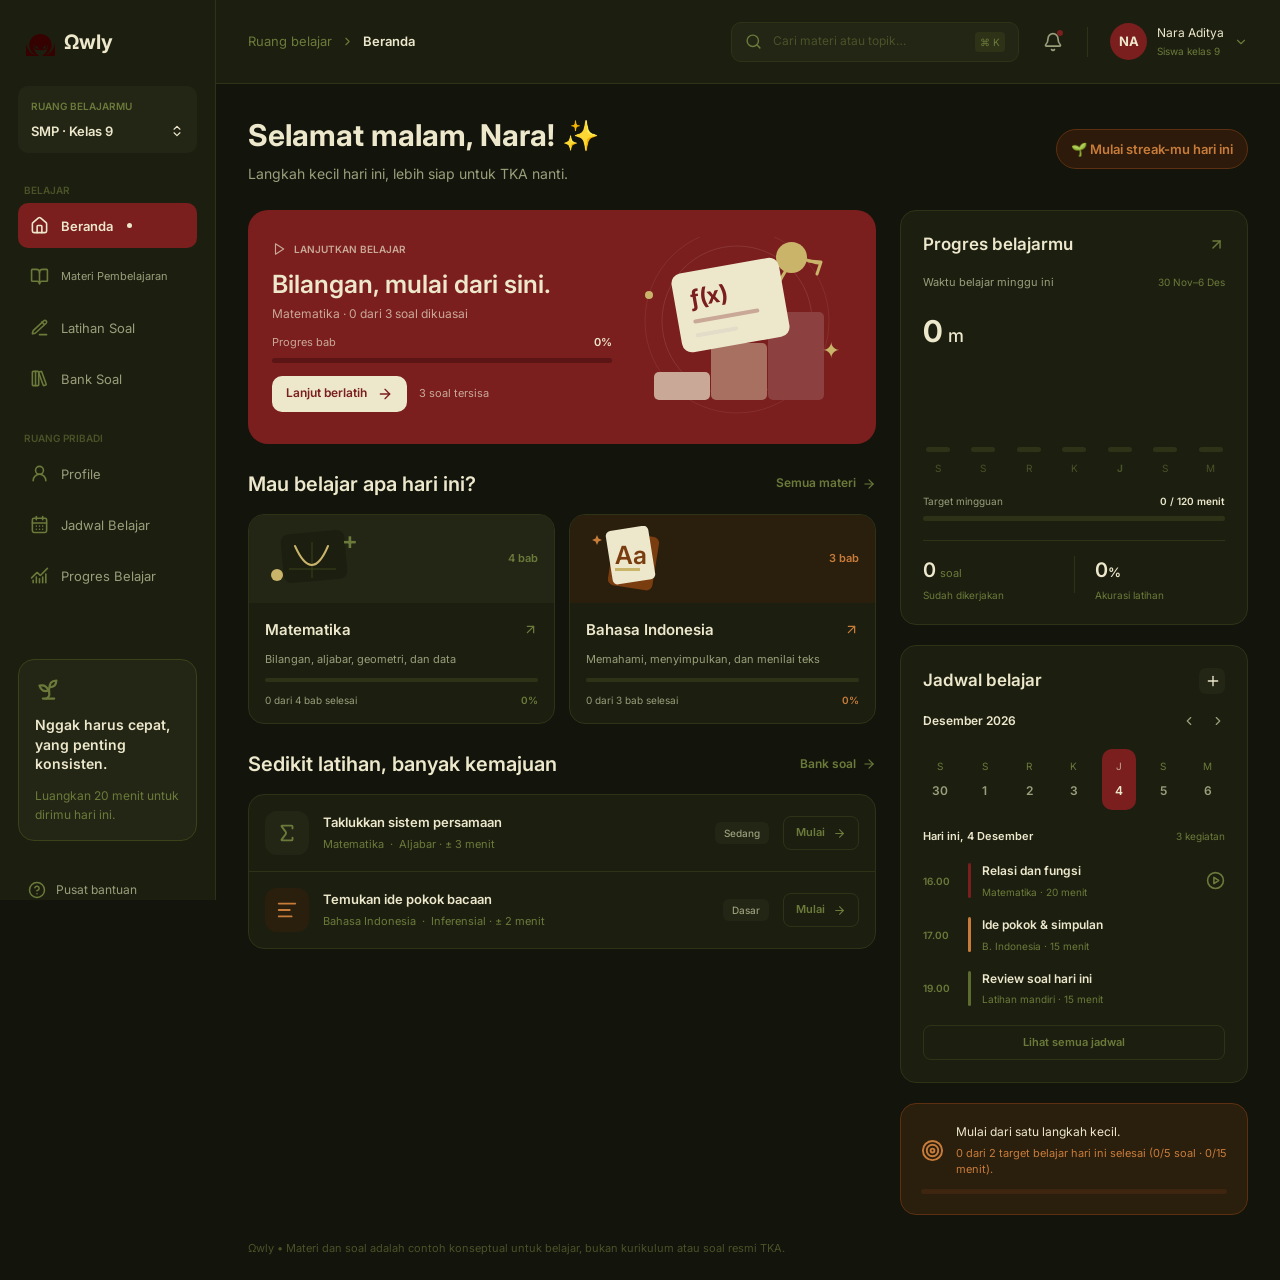
<file: index.html>
<!DOCTYPE html>
<html lang="id">
<head>
  <meta charset="UTF-8">
  <meta name="viewport" content="width=device-width, initial-scale=1">
  <title>Beranda · Ωwly</title>

  <!-- Font Inter (400, 500, 600, 700) dari Google Fonts -->
  <link rel="preconnect" href="https://fonts.googleapis.com">
  <link rel="preconnect" href="https://fonts.gstatic.com" crossorigin>
  <link href="https://fonts.googleapis.com/css2?family=Inter:wght@400;500;600;700&display=swap" rel="stylesheet">

  <link rel="stylesheet" href="style.css">
</head>
<body>

<!-- =========================================================
     IKON (sprite). Dipakai ulang dengan: <svg class="icon"><use href="#nama"/></svg>
     Warna ikon mengikuti "color" dari elemen induknya.
     ========================================================= -->
<svg width="0" height="0" style="position:absolute" aria-hidden="true">
  <defs>
    <symbol id="house" viewBox="0 0 24 24"><path d="M15 21v-8a1 1 0 0 0-1-1h-4a1 1 0 0 0-1 1v8"/><path d="M3 10a2 2 0 0 1 .709-1.528l7-5.999a2 2 0 0 1 2.582 0l7 5.999A2 2 0 0 1 21 10v9a2 2 0 0 1-2 2H5a2 2 0 0 1-2-2z"/></symbol>
    <symbol id="book-open" viewBox="0 0 24 24"><path d="M12 7v14"/><path d="M3 18a1 1 0 0 1-1-1V4a1 1 0 0 1 1-1h5a4 4 0 0 1 4 4 4 4 0 0 1 4-4h5a1 1 0 0 1 1 1v13a1 1 0 0 1-1 1h-6a3 3 0 0 0-3 3 3 3 0 0 0-3-3z"/></symbol>
    <symbol id="pencil-line" viewBox="0 0 24 24"><path d="M12 21h9"/><path d="M17.376 3.622a1 1 0 0 1 3.002 3.002L7.368 18.635a2 2 0 0 1-.855.506l-2.872.838a.5.5 0 0 1-.62-.62l.838-2.872a2 2 0 0 1 .506-.854z"/><path d="m15 5 3 3"/></symbol>
    <symbol id="library-big" viewBox="0 0 24 24"><rect width="8" height="18" x="3" y="3" rx="1"/><path d="M7 3v18"/><path d="M20.4 18.9c.2.5-.1 1.1-.6 1.3l-1.9.7c-.5.2-1.1-.1-1.3-.6L11.1 5.1c-.2-.5.1-1.1.6-1.3l1.9-.7c.5-.2 1.1.1 1.3.6Z"/></symbol>
    <symbol id="user-round" viewBox="0 0 24 24"><circle cx="12" cy="8" r="5"/><path d="M20 21a8 8 0 0 0-16 0"/></symbol>
    <symbol id="calendar-days" viewBox="0 0 24 24"><path d="M8 2v4"/><path d="M16 2v4"/><rect width="18" height="18" x="3" y="4" rx="2"/><path d="M3 10h18"/><path d="M8 14h.01"/><path d="M12 14h.01"/><path d="M16 14h.01"/><path d="M8 18h.01"/><path d="M12 18h.01"/><path d="M16 18h.01"/></symbol>
    <symbol id="chart" viewBox="0 0 24 24"><path d="M12 16v5"/><path d="M16 14v7"/><path d="M20 10v11"/><path d="m22 3-8.646 8.646a.5.5 0 0 1-.708 0L9.354 8.354a.5.5 0 0 0-.707 0L2 15"/><path d="M4 18v3"/><path d="M8 14v7"/></symbol>
    <symbol id="sprout" viewBox="0 0 24 24"><path d="M7 20h10"/><path d="M10 20c5.5-2.5.8-6.4 3-10"/><path d="M9.5 9.4c1.1.8 1.8 2.2 2.3 3.7-2 .4-3.5.4-4.8-.3-1.2-.6-2.3-1.9-3-4.2 2.8-.5 4.4 0 5.5.8z"/><path d="M14.1 6a7 7 0 0 0-1.1 4c1.9-.1 3.3-.6 4.3-1.4 1-1 1.6-2.3 1.7-4.6-2.7.1-4 1-4.9 2z"/></symbol>
    <symbol id="help" viewBox="0 0 24 24"><circle cx="12" cy="12" r="10"/><path d="M9.09 9a3 3 0 0 1 5.83 1c0 2-3 3-3 3"/><path d="M12 17h.01"/></symbol>
    <symbol id="updown" viewBox="0 0 24 24"><path d="m7 15 5 5 5-5"/><path d="m7 9 5-5 5 5"/></symbol>
    <symbol id="chev-right" viewBox="0 0 24 24"><path d="m9 18 6-6-6-6"/></symbol>
    <symbol id="chev-left" viewBox="0 0 24 24"><path d="m15 18-6-6 6-6"/></symbol>
    <symbol id="chev-down" viewBox="0 0 24 24"><path d="m6 9 6 6 6-6"/></symbol>
    <symbol id="search" viewBox="0 0 24 24"><circle cx="11" cy="11" r="8"/><path d="m21 21-4.3-4.3"/></symbol>
    <symbol id="bell" viewBox="0 0 24 24"><path d="M10.268 21a2 2 0 0 0 3.464 0"/><path d="M3.262 15.326A1 1 0 0 0 4 17h16a1 1 0 0 0 .74-1.673C19.41 13.956 18 12.499 18 8A6 6 0 0 0 6 8c0 4.499-1.411 5.956-2.738 7.326"/></symbol>
    <symbol id="play" viewBox="0 0 24 24"><path d="M6 3l14 9-14 9z"/></symbol>
    <symbol id="arrow-right" viewBox="0 0 24 24"><path d="M5 12h14"/><path d="m12 5 7 7-7 7"/></symbol>
    <symbol id="arrow-up-right" viewBox="0 0 24 24"><path d="M7 7h10v10"/><path d="M7 17 17 7"/></symbol>
    <symbol id="sigma" viewBox="0 0 24 24"><path d="M18 7V5a1 1 0 0 0-1-1H6.5a.5.5 0 0 0-.4.8l4.5 6a2 2 0 0 1 0 2.4l-4.5 6a.5.5 0 0 0 .4.8H17a1 1 0 0 0 1-1v-2"/></symbol>
    <symbol id="align-left" viewBox="0 0 24 24"><path d="M21 5H3"/><path d="M15 12H3"/><path d="M17 19H3"/></symbol>
    <symbol id="plus" viewBox="0 0 24 24"><path d="M5 12h14"/><path d="M12 5v14"/></symbol>
    <symbol id="circle-play" viewBox="0 0 24 24"><circle cx="12" cy="12" r="10"/><path d="M10 8l6 4-6 4z"/></symbol>
    <symbol id="target" viewBox="0 0 24 24"><circle cx="12" cy="12" r="10"/><circle cx="12" cy="12" r="6"/><circle cx="12" cy="12" r="2"/></symbol>
    <symbol id="menu" viewBox="0 0 24 24"><path d="M4 6h16"/><path d="M4 12h16"/><path d="M4 18h16"/></symbol>
  </defs>
</svg>

<div class="app">

  <!-- Lapisan gelap di belakang sidebar saat menu HP terbuka -->
  <div class="backdrop" id="backdrop"></div>

  <!-- =========================================================
       SIDEBAR (navigasi utama)
       Di halaman lain: pindahkan class "is-active" ke menu yang sesuai
       ========================================================= -->
  <aside class="sidebar" id="sidebar">

    <!-- Logo + nama aplikasi -->
    <a href="index.html" class="app-id">
      <img class="app-id__logo" src="logo.svg" alt="" width="29" height="27">
      <span class="app-id__name">Ωwly</span>
    </a>

    <!-- Pilihan jenjang -->
    <div class="level">
      <p class="eyebrow eyebrow--olive">RUANG BELAJARMU</p>
      <div class="level__row">
        <span data-grade>SMP · Kelas 9</span>
        <svg class="icon" style="width:14px;height:14px"><use href="#updown"/></svg>
      </div>
    </div>

    <!-- Grup menu: BELAJAR -->
    <nav class="menu" aria-label="Belajar">
      <p class="eyebrow eyebrow--dim">&nbsp;&nbsp;BELAJAR</p>
      <a href="index.html" class="menu__item is-active" aria-current="page">
        <svg class="icon"><use href="#house"/></svg><span>Beranda</span><i class="menu__dot"></i>
      </a>
      <a href="materi.html" class="menu__item"><svg class="icon"><use href="#book-open"/></svg><span>Materi Pembelajaran</span></a>
      <a href="latihan.html" class="menu__item"><svg class="icon"><use href="#pencil-line"/></svg><span>Latihan Soal</span></a>
      <a href="bank-soal.html" class="menu__item"><svg class="icon"><use href="#library-big"/></svg><span>Bank Soal</span></a>
    </nav>

    <!-- Grup menu: RUANG PRIBADI -->
    <nav class="menu" aria-label="Ruang pribadi">
      <p class="eyebrow eyebrow--dim">&nbsp;&nbsp;RUANG PRIBADI</p>
      <a href="profile.html" class="menu__item"><svg class="icon"><use href="#user-round"/></svg><span>Profile</span></a>
      <a href="jadwal.html" class="menu__item"><svg class="icon"><use href="#calendar-days"/></svg><span>Jadwal Belajar</span></a>
      <a href="progres.html" class="menu__item"><svg class="icon"><use href="#chart"/></svg><span>Progres Belajar</span></a>
    </nav>

    <div class="sidebar__spacer"></div>

    <!-- Kartu pengingat -->
    <div class="reminder">
      <svg class="icon reminder__icon"><use href="#sprout"/></svg>
      <p class="reminder__title">Nggak harus cepat, yang penting konsisten.</p>
      <p class="reminder__text">Luangkan 20 menit untuk dirimu hari ini.</p>
    </div>

    <a href="#" class="help"><svg class="icon"><use href="#help"/></svg><span>Pusat bantuan</span></a>
  </aside>

  <!-- =========================================================
       AREA UTAMA
       ========================================================= -->
  <div class="main">

    <!-- ---------- Bilah atas ---------- -->
    <header class="topbar">
      <button class="icon-btn menu-toggle" id="menuToggle" aria-label="Buka menu" aria-expanded="false">
        <svg class="icon"><use href="#menu"/></svg>
      </button>

      <div class="crumbs">
        <span class="crumbs__parent">Ruang belajar</span>
        <svg class="icon" style="width:13px;height:13px"><use href="#chev-right"/></svg>
        <strong>Beranda</strong>
      </div>

      <div class="topbar__actions">
        <label class="search">
          <svg class="icon"><use href="#search"/></svg>
          <input type="search" id="searchInput" placeholder="Cari materi atau topik…">
          <kbd>⌘ K</kbd>
        </label>

        <button class="icon-btn bell" aria-label="Notifikasi">
          <svg class="icon"><use href="#bell"/></svg><i class="bell__dot"></i>
        </button>

        <span class="divider-v"></span>

        <div class="user">
          <span class="avatar" data-initials>NA</span>
          <div class="user__info"><span data-fullname>Nara Aditya</span><small data-gradeshort>Siswa kelas 9</small></div>
          <svg class="icon" style="width:14px;height:14px"><use href="#chev-down"/></svg>
        </div>
      </div>
    </header>

    <!-- ---------- Isi beranda ---------- -->
    <main class="content">

      <!-- Sapaan + rentetan belajar -->
      <section class="greeting">
        <div>
          <h1><span data-greet>Selamat sore</span>, <span data-nick>Nara</span>! ✨</h1>
          <p>Langkah kecil hari ini, lebih siap untuk TKA nanti.</p>
        </div>
        <div class="streak" data-streak>🌱&nbsp;&nbsp;Mulai streak-mu hari ini</div>
      </section>

      <div class="layout">

        <!-- ======== Kolom kiri: aktivitas belajar ======== -->
        <div class="col-main">

          <!-- Kartu "Lanjutkan belajar" (merah) -->
          <section class="resume">
            <div class="resume__text">
              <p class="resume__label"><svg class="icon" style="width:14px;height:14px"><use href="#play"/></svg>LANJUTKAN BELAJAR</p>
              <h2 data-resume-title>Bilangan, mulai dari sini.</h2>
              <p class="resume__meta" data-resume-meta>Matematika · 0 dari 3 soal dikuasai</p>

              <div class="resume__progress">
                <div class="row"><span>Progres bab</span><b data-resume-pct>0%</b></div>
                <div class="bar bar--resume"><i data-resume-bar style="width:0%"></i></div>
              </div>

              <div class="resume__actions">
                <a href="bank-soal.html" class="btn-cream" data-resume-link>Lanjut berlatih <svg class="icon" style="width:16px;height:16px"><use href="#arrow-right"/></svg></a>
                <span class="resume__eta" data-resume-eta>3 soal tersisa</span>
              </div>
            </div>

            <!-- Ilustrasi: orbit, matahari, tangga, kartu rumus ƒ(x), panah naik -->
            <svg class="resume__art" viewBox="0 0 215 180" aria-hidden="true">
              <circle cx="100" cy="84" r="75" fill="none" stroke="#c9a898" stroke-opacity=".18"/>
              <circle cx="100" cy="84" r="92" fill="none" stroke="#c9a898" stroke-opacity=".12"/>
              <circle cx="154.5" cy="20.5" r="15.5" fill="#c9b46a"/>
              <rect x="17"  y="135" width="56" height="28" rx="5" fill="#c9a898"/>
              <rect x="74"  y="106" width="56" height="57" rx="5" fill="#a87060"/>
              <rect x="131" y="75"  width="56" height="88" rx="5" fill="#8c4040"/>
              <path d="M101 90 C 112 60, 130 70, 145 40 S 175 28, 183 26" fill="none" stroke="#c9b46a" stroke-width="3" stroke-linecap="round"/>
              <path d="M172 24 L184 25 L180 37" fill="none" stroke="#c9b46a" stroke-width="3" stroke-linecap="round" stroke-linejoin="round"/>
              <circle cx="12" cy="58" r="4" fill="#c9b46a"/>
              <g transform="rotate(-10 94 68)">
                <rect x="39" y="28" width="109" height="80" rx="10" fill="#ede8cc"/>
                <text x="54" y="63" font-family="Inter,sans-serif" font-weight="700" font-size="23" fill="#7a1e1e">ƒ(x)</text>
                <rect x="54" y="76" width="67" height="4" rx="2" fill="#c9a898"/>
                <rect x="54" y="90" width="43" height="4" rx="2" fill="#e2dcc8"/>
              </g>
              <text x="185" y="121" font-family="Inter,sans-serif" font-size="22" fill="#c9b46a">✦</text>
            </svg>
          </section>

          <!-- Pilihan mata pelajaran -->
          <section class="block">
            <div class="block__head">
              <h2>Mau belajar apa hari ini?</h2>
              <a href="materi.html" class="link">Semua materi <svg class="icon" style="width:14px;height:14px"><use href="#arrow-right"/></svg></a>
            </div>

            <div class="subjects">

              <!-- Matematika (hijau zaitun) -->
              <a href="materi.html" class="subject" style="--c:#6b7a3a">
                <div class="subject__cover" style="background:#232615">
                  <svg viewBox="0 0 96 66" width="96" height="66" aria-hidden="true">
                    <g transform="rotate(-5 49 30)"><rect x="17" y="6" width="64" height="49" rx="8" fill="#1c1f10"/></g>
                    <path d="M24 43H71" stroke="#3a4219"/><path d="M47 16V52" stroke="#3a4219"/>
                    <path d="M30 20 Q47 58 63 20" fill="none" stroke="#c9b46a" stroke-width="2" stroke-linecap="round"/>
                    <circle cx="12" cy="49" r="6" fill="#c9b46a"/>
                    <text x="77" y="23" font-family="Inter,sans-serif" font-weight="600" font-size="24" fill="#6b7a3a">+</text>
                  </svg>
                  <span class="subject__count">4 bab</span>
                </div>
                <div class="subject__body">
                  <div class="subject__title"><b>Matematika</b><svg class="icon"><use href="#arrow-up-right"/></svg></div>
                  <p>Bilangan, aljabar, geometri, dan data</p>
                  <div class="bar"><i data-subj-bar="mtk" style="width:0%"></i></div>
                  <div class="row row--small"><span data-subj-text="mtk">0 dari 4 bab selesai</span><b data-subj-pct="mtk">0%</b></div>
                </div>
              </a>

              <!-- Bahasa Indonesia (oranye) -->
              <a href="materi.html" class="subject" style="--c:#c87c3a">
                <div class="subject__cover" style="background:#2a1e0d">
                  <svg viewBox="0 0 96 66" width="96" height="66" aria-hidden="true">
                    <g transform="rotate(9 47 35)"><rect x="25" y="8" width="45" height="54" rx="6" fill="#7a3d10"/></g>
                    <g transform="rotate(-9 45 29)"><rect x="23" y="2" width="43" height="54" rx="5" fill="#ede8cc"/></g>
                    <text x="29" y="38" font-family="Inter,sans-serif" font-weight="600" font-size="25" fill="#7a3d10">Aa</text>
                    <rect x="29" y="42" width="25" height="3" fill="#c9b46a"/>
                    <path d="M11 9l1.5 3.5L16 14l-3.5 1.5L11 19l-1.5-3.5L6 14l3.5-1.5z" fill="#c87c3a"/>
                  </svg>
                  <span class="subject__count">3 bab</span>
                </div>
                <div class="subject__body">
                  <div class="subject__title"><b>Bahasa Indonesia</b><svg class="icon"><use href="#arrow-up-right"/></svg></div>
                  <p>Memahami, menyimpulkan, dan menilai teks</p>
                  <div class="bar"><i data-subj-bar="ind" style="width:0%"></i></div>
                  <div class="row row--small"><span data-subj-text="ind">0 dari 3 bab selesai</span><b data-subj-pct="ind">0%</b></div>
                </div>
              </a>
            </div>
          </section>

          <!-- Rekomendasi latihan -->
          <section class="block">
            <div class="block__head">
              <h2>Sedikit latihan, banyak kemajuan</h2>
              <a href="bank-soal.html" class="link">Bank soal <svg class="icon" style="width:14px;height:14px"><use href="#arrow-right"/></svg></a>
            </div>

            <div class="practice">
              <div class="practice__row">
                <span class="practice__icon" style="background:#232615;color:#6b7a3a"><svg class="icon"><use href="#sigma"/></svg></span>
                <div class="practice__info">
                  <b>Taklukkan sistem persamaan</b>
                  <span>Matematika&nbsp; ·&nbsp; Aljabar · ± 3 menit</span>
                </div>
                <span class="chip">Sedang</span>
                <a href="bank-soal.html?q=MTK-004" class="btn-outline">Mulai <svg class="icon" style="width:13px;height:13px"><use href="#arrow-right"/></svg></a>
              </div>
              <div class="practice__row">
                <span class="practice__icon" style="background:#2a1e0d;color:#c87c3a"><svg class="icon"><use href="#align-left"/></svg></span>
                <div class="practice__info">
                  <b>Temukan ide pokok bacaan</b>
                  <span>Bahasa Indonesia&nbsp; ·&nbsp; Inferensial · ± 2 menit</span>
                </div>
                <span class="chip">Dasar</span>
                <a href="bank-soal.html?q=IND-004" class="btn-outline">Mulai <svg class="icon" style="width:13px;height:13px"><use href="#arrow-right"/></svg></a>
              </div>
            </div>
          </section>
        </div>

        <!-- ======== Kolom kanan: ringkasan pribadi ======== -->
        <aside class="col-side">

          <!-- Progres belajarmu -->
          <section class="panel">
            <div class="panel__head">
              <h3>Progres belajarmu</h3>
              <a href="progres.html" class="panel__go" aria-label="Buka progres belajar"><svg class="icon"><use href="#arrow-up-right"/></svg></a>
            </div>

            <div class="row period"><span>Waktu belajar minggu ini</span><small data-weeklabel>12–18 Okt</small></div>

            <div class="total">
              <p data-html="weekTimeHtml"><b>0</b><span> m</span></p>
              <small data-stat="diffShort"></small>
            </div>

            <!-- Grafik batang mingguan (tinggi batang = durasi, dalam px) -->
            <div class="chart" id="homeChart" role="img" aria-label="Durasi belajar harian">
            </div>

            <div class="target">
              <div class="row row--small"><span class="t-muted">Target mingguan</span><b data-stat="targetText">0 / 120 menit</b></div>
              <div class="bar bar--thick"><i data-bar="targetPct" style="width:0%"></i></div>
            </div>

            <div class="stats">
              <div><p><b data-stat="attempted">0</b> <small>soal</small></p><span>Sudah dikerjakan</span></div>
              <i class="stats__sep"></i>
              <div><p><b data-stat="accuracyNum">0</b><small class="pct">%</small></p><span>Akurasi latihan</span></div>
            </div>
          </section>

          <!-- Jadwal belajar -->
          <section class="panel">
            <div class="panel__head">
              <h3>Jadwal belajar</h3>
              <button class="add-btn" aria-label="Tambah jadwal"><svg class="icon"><use href="#plus"/></svg></button>
            </div>

            <div class="row cal-nav">
              <b data-calmonth>Oktober 2026</b>
              <span><svg class="icon"><use href="#chev-left"/></svg><svg class="icon"><use href="#chev-right"/></svg></span>
            </div>

            <!-- Kalender satu pekan. Klik tanggal untuk memilih (lihat script.js) -->
            <div class="week" id="week">
              <button class="day"><small>S</small><b>12</b></button>
              <button class="day"><small>S</small><b>13</b></button>
              <button class="day is-active"><small>R</small><b>14</b></button>
              <button class="day"><small>K</small><b>15</b></button>
              <button class="day"><small>J</small><b>16</b></button>
              <button class="day"><small>S</small><b>17</b></button>
              <button class="day"><small>M</small><b>18</b></button>
            </div>

            <div class="row row--small agenda-label"><b data-todaylabel>Hari ini, 14 Oktober</b><span>3 kegiatan</span></div>

            <ul class="agenda">
              <li><time>16.00</time><i style="background:#7a1e1e"></i>
                <div><b>Relasi dan fungsi</b><span>Matematika · 20 menit</span></div>
                <svg class="icon agenda__play"><use href="#circle-play"/></svg></li>
              <li><time>17.00</time><i style="background:#c87c3a"></i>
                <div><b>Ide pokok &amp; simpulan</b><span>B. Indonesia · 15 menit</span></div></li>
              <li><time>19.00</time><i style="background:#5c6b2e"></i>
                <div><b>Review soal hari ini</b><span>Latihan mandiri · 15 menit</span></div></li>
            </ul>

            <a href="jadwal.html" class="btn-wide">Lihat semua jadwal</a>
          </section>

          <!-- Target harian (oranye) -->
          <section class="goal">
            <div class="goal__row">
              <svg class="icon"><use href="#target"/></svg>
              <div><p data-goal-title>Mulai dari satu langkah kecil.</p><span data-goal-text>0 dari 2 target belajar hari ini selesai.</span></div>
            </div>
            <div class="bar bar--goal"><i data-goal-bar style="width:0%"></i></div>
          </section>
        </aside>
      </div>

      <p class="disclaimer">Ωwly • Materi dan soal adalah contoh konseptual untuk belajar, bukan kurikulum atau soal resmi TKA.</p>
    </main>
  </div>
</div>

<script src="soal.js"></script>
<script src="progress.js"></script>
<script src="script.js"></script>
</body>
</html>
</file>
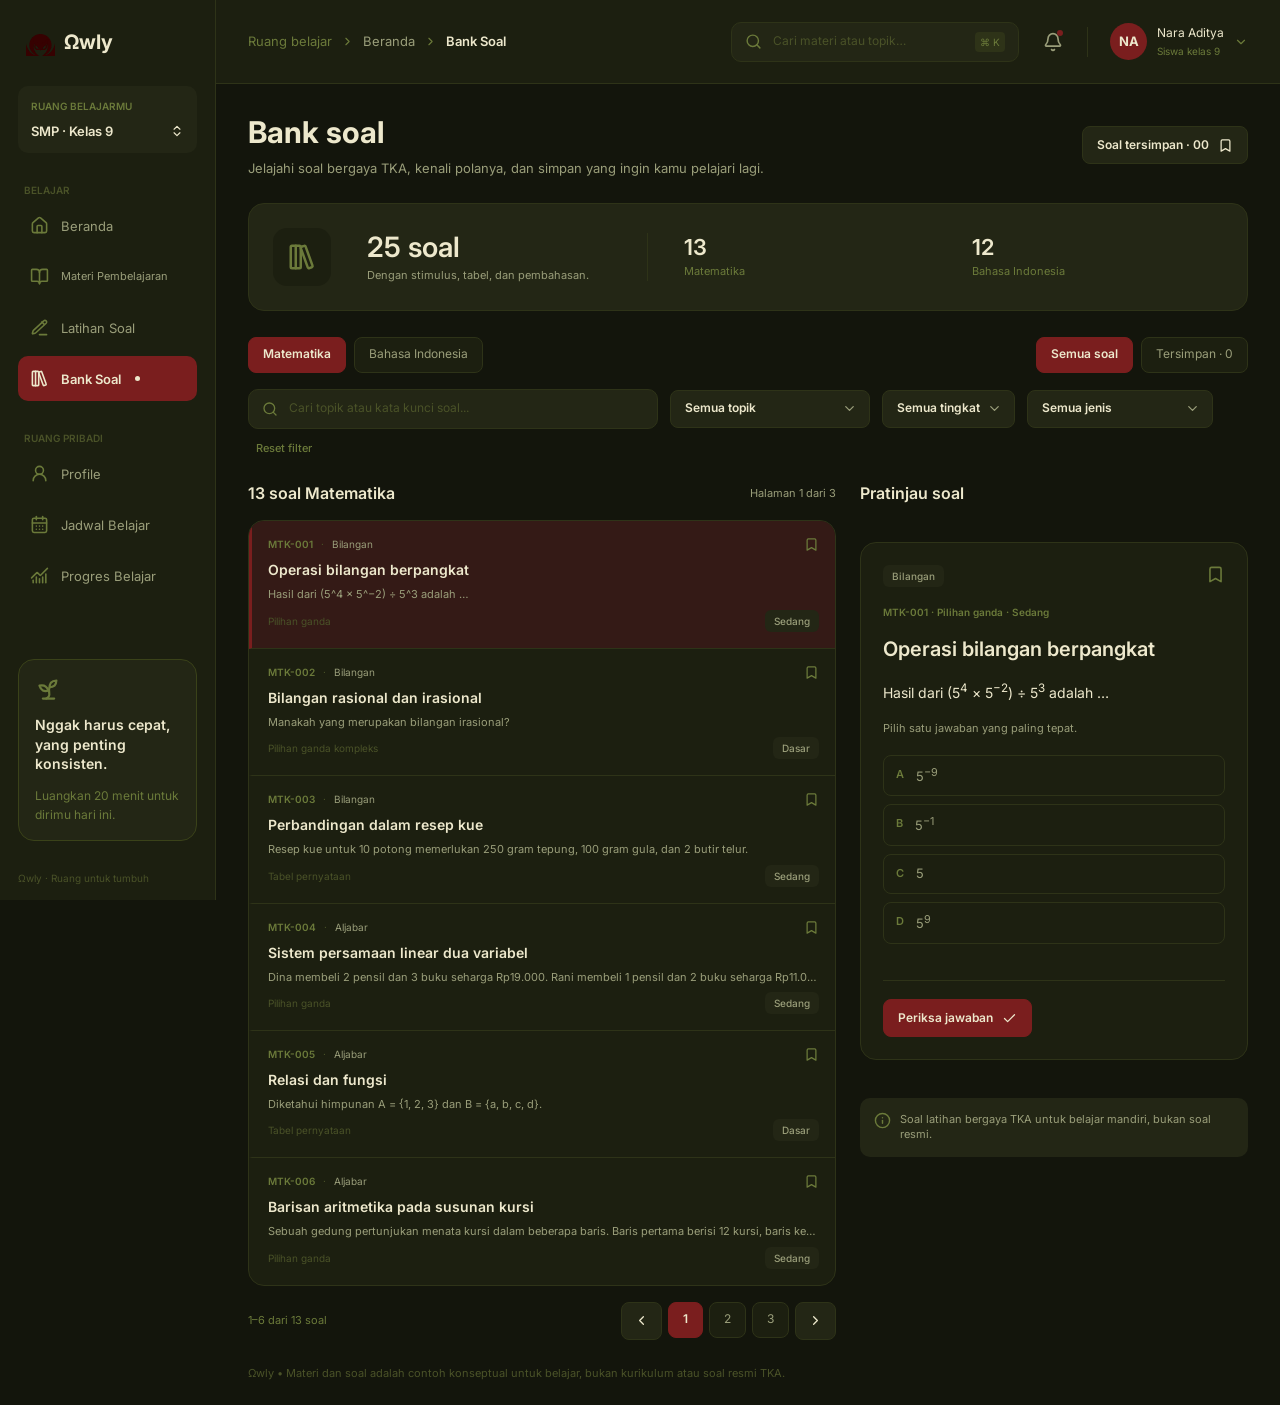
<file: bank-soal.html>
<!DOCTYPE html>
<html lang="id">
<head>
  <meta charset="UTF-8">
  <meta name="viewport" content="width=device-width, initial-scale=1">
  <title>Bank Soal · Ωwly</title>
  <link rel="preconnect" href="https://fonts.googleapis.com">
  <link rel="preconnect" href="https://fonts.gstatic.com" crossorigin>
  <link href="https://fonts.googleapis.com/css2?family=Inter:wght@400;500;600;700&display=swap" rel="stylesheet">
  <link rel="stylesheet" href="style.css">
</head>
<body>

<!-- Sprite ikon (dipakai ulang lewat <use href="#nama">) -->
<svg width="0" height="0" style="position:absolute" aria-hidden="true">
  <defs>
    <symbol id="house" viewBox="0 0 24 24"><path d="M15 21v-8a1 1 0 0 0-1-1h-4a1 1 0 0 0-1 1v8"/><path d="M3 10a2 2 0 0 1 .709-1.528l7-5.999a2 2 0 0 1 2.582 0l7 5.999A2 2 0 0 1 21 10v9a2 2 0 0 1-2 2H5a2 2 0 0 1-2-2z"/></symbol>
    <symbol id="book-open" viewBox="0 0 24 24"><path d="M12 7v14"/><path d="M3 18a1 1 0 0 1-1-1V4a1 1 0 0 1 1-1h5a4 4 0 0 1 4 4 4 4 0 0 1 4-4h5a1 1 0 0 1 1 1v13a1 1 0 0 1-1 1h-6a3 3 0 0 0-3 3 3 3 0 0 0-3-3z"/></symbol>
    <symbol id="pencil-line" viewBox="0 0 24 24"><path d="M12 21h9"/><path d="M17.376 3.622a1 1 0 0 1 3.002 3.002L7.368 18.635a2 2 0 0 1-.855.506l-2.872.838a.5.5 0 0 1-.62-.62l.838-2.872a2 2 0 0 1 .506-.854z"/><path d="m15 5 3 3"/></symbol>
    <symbol id="library-big" viewBox="0 0 24 24"><rect width="8" height="18" x="3" y="3" rx="1"/><path d="M7 3v18"/><path d="M20.4 18.9c.2.5-.1 1.1-.6 1.3l-1.9.7c-.5.2-1.1-.1-1.3-.6L11.1 5.1c-.2-.5.1-1.1.6-1.3l1.9-.7c.5-.2 1.1.1 1.3.6Z"/></symbol>
    <symbol id="user-round" viewBox="0 0 24 24"><circle cx="12" cy="8" r="5"/><path d="M20 21a8 8 0 0 0-16 0"/></symbol>
    <symbol id="calendar-days" viewBox="0 0 24 24"><path d="M8 2v4"/><path d="M16 2v4"/><rect width="18" height="18" x="3" y="4" rx="2"/><path d="M3 10h18"/><path d="M8 14h.01"/><path d="M12 14h.01"/><path d="M16 14h.01"/><path d="M8 18h.01"/><path d="M12 18h.01"/><path d="M16 18h.01"/></symbol>
    <symbol id="chart" viewBox="0 0 24 24"><path d="M12 16v5"/><path d="M16 14v7"/><path d="M20 10v11"/><path d="m22 3-8.646 8.646a.5.5 0 0 1-.708 0L9.354 8.354a.5.5 0 0 0-.707 0L2 15"/><path d="M4 18v3"/><path d="M8 14v7"/></symbol>
    <symbol id="sprout" viewBox="0 0 24 24"><path d="M7 20h10"/><path d="M10 20c5.5-2.5.8-6.4 3-10"/><path d="M9.5 9.4c1.1.8 1.8 2.2 2.3 3.7-2 .4-3.5.4-4.8-.3-1.2-.6-2.3-1.9-3-4.2 2.8-.5 4.4 0 5.5.8z"/><path d="M14.1 6a7 7 0 0 0-1.1 4c1.9-.1 3.3-.6 4.3-1.4 1-1 1.6-2.3 1.7-4.6-2.7.1-4 1-4.9 2z"/></symbol>
    <symbol id="help" viewBox="0 0 24 24"><circle cx="12" cy="12" r="10"/><path d="M9.09 9a3 3 0 0 1 5.83 1c0 2-3 3-3 3"/><path d="M12 17h.01"/></symbol>
    <symbol id="updown" viewBox="0 0 24 24"><path d="m7 15 5 5 5-5"/><path d="m7 9 5-5 5 5"/></symbol>
    <symbol id="chev-right" viewBox="0 0 24 24"><path d="m9 18 6-6-6-6"/></symbol>
    <symbol id="chev-left" viewBox="0 0 24 24"><path d="m15 18-6-6 6-6"/></symbol>
    <symbol id="chev-down" viewBox="0 0 24 24"><path d="m6 9 6 6 6-6"/></symbol>
    <symbol id="search" viewBox="0 0 24 24"><circle cx="11" cy="11" r="8"/><path d="m21 21-4.3-4.3"/></symbol>
    <symbol id="bell" viewBox="0 0 24 24"><path d="M10.268 21a2 2 0 0 0 3.464 0"/><path d="M3.262 15.326A1 1 0 0 0 4 17h16a1 1 0 0 0 .74-1.673C19.41 13.956 18 12.499 18 8A6 6 0 0 0 6 8c0 4.499-1.411 5.956-2.738 7.326"/></symbol>
    <symbol id="play" viewBox="0 0 24 24"><path d="M6 3l14 9-14 9z"/></symbol>
    <symbol id="arrow-right" viewBox="0 0 24 24"><path d="M5 12h14"/><path d="m12 5 7 7-7 7"/></symbol>
    <symbol id="arrow-up-right" viewBox="0 0 24 24"><path d="M7 7h10v10"/><path d="M7 17 17 7"/></symbol>
    <symbol id="sigma" viewBox="0 0 24 24"><path d="M18 7V5a1 1 0 0 0-1-1H6.5a.5.5 0 0 0-.4.8l4.5 6a2 2 0 0 1 0 2.4l-4.5 6a.5.5 0 0 0 .4.8H17a1 1 0 0 0 1-1v-2"/></symbol>
    <symbol id="align-left" viewBox="0 0 24 24"><path d="M21 5H3"/><path d="M15 12H3"/><path d="M17 19H3"/></symbol>
    <symbol id="plus" viewBox="0 0 24 24"><path d="M5 12h14"/><path d="M12 5v14"/></symbol>
    <symbol id="circle-play" viewBox="0 0 24 24"><circle cx="12" cy="12" r="10"/><path d="M10 8l6 4-6 4z"/></symbol>
    <symbol id="target" viewBox="0 0 24 24"><circle cx="12" cy="12" r="10"/><circle cx="12" cy="12" r="6"/><circle cx="12" cy="12" r="2"/></symbol>
    <symbol id="menu" viewBox="0 0 24 24"><path d="M4 6h16"/><path d="M4 12h16"/><path d="M4 18h16"/></symbol>

    <symbol id="bookmark" viewBox="0 0 24 24"><path d="m19 21-7-4-7 4V5a2 2 0 0 1 2-2h10a2 2 0 0 1 2 2v16z"/></symbol>
    <symbol id="clock" viewBox="0 0 24 24"><circle cx="12" cy="12" r="10"/><path d="M12 6v6h4.5"/></symbol>
    <symbol id="languages" viewBox="0 0 24 24"><path d="m5 8 6 6"/><path d="m4 14 6-6 2-3"/><path d="M2 5h12"/><path d="M7 2h1"/><path d="m22 22-5-10-5 10"/><path d="M14 18h6"/></symbol>
    <symbol id="dices" viewBox="0 0 24 24"><rect width="12" height="12" x="2" y="10" rx="2" ry="2"/><path d="m17.92 14 3.5-3.5a2.24 2.24 0 0 0 0-3l-5-4.92a2.24 2.24 0 0 0-3 0L10 6"/><path d="M6 18h.01"/><path d="M10 14h.01"/><path d="M15 6h.01"/><path d="M18 9h.01"/></symbol>
    <symbol id="sliders" viewBox="0 0 24 24"><path d="M21 4h-7"/><path d="M10 4H3"/><path d="M21 12h-9"/><path d="M8 12H3"/><path d="M21 20h-5"/><path d="M12 20H3"/><path d="M14 2v4"/><path d="M8 10v4"/><path d="M16 18v4"/></symbol>
    <symbol id="lightbulb" viewBox="0 0 24 24"><path d="M15 14c.2-1 .7-1.7 1.5-2.5 1-.9 1.5-2.2 1.5-3.5A6 6 0 0 0 6 8c0 1 .2 2.2 1.5 3.5.7.7 1.3 1.5 1.5 2.5"/><path d="M9 18h6"/><path d="M10 22h4"/></symbol>
    <symbol id="info" viewBox="0 0 24 24"><circle cx="12" cy="12" r="10"/><path d="M12 16v-4"/><path d="M12 8h.01"/></symbol>
    <symbol id="shield" viewBox="0 0 24 24"><path d="M20 13c0 5-3.5 7.5-7.66 8.95a1 1 0 0 1-.67-.01C7.5 20.5 4 18 4 13V6a1 1 0 0 1 1-1c2 0 4.5-1.2 6.24-2.72a1.17 1.17 0 0 1 1.52 0C14.51 3.81 17 5 19 5a1 1 0 0 1 1 1z"/><path d="m9 12 2 2 4-4"/></symbol>
    <symbol id="circle-check" viewBox="0 0 24 24"><circle cx="12" cy="12" r="10"/><path d="m9 12 2 2 4-4"/></symbol>
    <symbol id="check" viewBox="0 0 24 24"><path d="M20 6 9 17l-5-5"/></symbol>
    <symbol id="calendar-check" viewBox="0 0 24 24"><path d="M8 2v4"/><path d="M16 2v4"/><rect width="18" height="18" x="3" y="4" rx="2"/><path d="M3 10h18"/><path d="m9 16 2 2 4-4"/></symbol>
    <symbol id="coffee" viewBox="0 0 24 24"><path d="M10 2v2"/><path d="M14 2v2"/><path d="M16 8a1 1 0 0 1 1 1v8a4 4 0 0 1-4 4H7a4 4 0 0 1-4-4V9a1 1 0 0 1 1-1h14a4 4 0 1 1 0 8h-1"/><path d="M6 2v2"/></symbol>
    <symbol id="ellipsis" viewBox="0 0 24 24"><circle cx="12" cy="12" r="1"/><circle cx="19" cy="12" r="1"/><circle cx="5" cy="12" r="1"/></symbol>
    <symbol id="flame" viewBox="0 0 24 24"><path d="M8.5 14.5A2.5 2.5 0 0 0 11 12c0-1.38-.5-2-1-3-1.072-2.143-.224-4.054 2-6 .5 2.5 2 4.9 4 6.5 2 1.6 3 3.5 3 5.5a7 7 0 1 1-14 0c0-1.153.433-2.294 1-3a2.5 2.5 0 0 0 2.5 2.5z"/></symbol>
  </defs>
</svg>

<div class="app">
  <div class="backdrop" id="backdrop"></div>

  <!-- SIDEBAR: sama di semua halaman. Menu aktif ditandai class "is-active" -->
  <aside class="sidebar" id="sidebar">
    <a href="index.html" class="app-id">
      <img class="app-id__logo" src="logo.svg" alt="" width="29" height="27">
      <span class="app-id__name">Ωwly</span>
    </a>
    <div class="level">
      <p class="eyebrow eyebrow--olive">RUANG BELAJARMU</p>
      <div class="level__row"><span data-grade>SMP · Kelas 9</span><svg class="icon" style="width:14px;height:14px"><use href="#updown"/></svg></div>
    </div>
    <nav class="menu" aria-label="Belajar">
      <p class="eyebrow eyebrow--dim">&nbsp;&nbsp;BELAJAR</p>
      <a href="index.html" class="menu__item"><svg class="icon"><use href="#house"/></svg><span>Beranda</span></a>
      <a href="materi.html" class="menu__item"><svg class="icon"><use href="#book-open"/></svg><span>Materi Pembelajaran</span></a>
      <a href="latihan.html" class="menu__item"><svg class="icon"><use href="#pencil-line"/></svg><span>Latihan Soal</span></a>
      <a href="bank-soal.html" class="menu__item is-active" aria-current="page"><svg class="icon"><use href="#library-big"/></svg><span>Bank Soal</span><i class="menu__dot"></i></a>
    </nav>
    <nav class="menu" aria-label="Ruang pribadi">
      <p class="eyebrow eyebrow--dim">&nbsp;&nbsp;RUANG PRIBADI</p>
      <a href="profile.html" class="menu__item"><svg class="icon"><use href="#user-round"/></svg><span>Profile</span></a>
      <a href="jadwal.html" class="menu__item"><svg class="icon"><use href="#calendar-days"/></svg><span>Jadwal Belajar</span></a>
      <a href="progres.html" class="menu__item"><svg class="icon"><use href="#chart"/></svg><span>Progres Belajar</span></a>
    </nav>
    <div class="sidebar__spacer"></div>
    <div class="reminder">
      <svg class="icon reminder__icon"><use href="#sprout"/></svg>
      <p class="reminder__title">Nggak harus cepat, yang penting konsisten.</p>
      <p class="reminder__text">Luangkan 20 menit untuk dirimu hari ini.</p>
    </div>
    <p class="eyebrow eyebrow--dim" style="font-weight:400">Ωwly · Ruang untuk tumbuh</p>
  </aside>

  <div class="main">
    <!-- BILAH ATAS -->
    <header class="topbar">
      <button class="icon-btn menu-toggle" id="menuToggle" aria-label="Buka menu" aria-expanded="false"><svg class="icon"><use href="#menu"/></svg></button>
      <div class="crumbs"><span class="crumbs__parent">Ruang belajar</span> <svg class="icon" style="width:13px;height:13px"><use href="#chev-right"/></svg> <span class="crumbs__mid">Beranda</span> <svg class="icon" style="width:13px;height:13px"><use href="#chev-right"/></svg> <strong>Bank Soal</strong></div>
      <div class="topbar__actions">
        <label class="search"><svg class="icon"><use href="#search"/></svg><input type="search" id="searchInput" placeholder="Cari materi atau topik…"><kbd>⌘ K</kbd></label>
        <button class="icon-btn bell" aria-label="Notifikasi"><svg class="icon"><use href="#bell"/></svg><i class="bell__dot"></i></button>
        <span class="divider-v"></span>
        <div class="user"><span class="avatar" data-initials>NA</span>
          <div class="user__info"><span data-fullname>Nara Aditya</span><small data-gradeshort>Siswa kelas 9</small></div>
          <svg class="icon" style="width:14px;height:14px"><use href="#chev-down"/></svg>
        </div>
      </div>
    </header>

    <main class="content">
      <section class="page-head">
        <div><h1>Bank soal</h1><p>Jelajahi soal bergaya TKA, kenali polanya, dan simpan yang ingin kamu pelajari lagi.</p></div>
        <button class="btn-act" type="button" id="savedBtn"><span>Soal tersimpan · 00</span><svg class="icon"><use href="#bookmark"/></svg></button>
      </section>

      <section class="collection">
        <span class="collection__icon"><svg class="icon"><use href="#library-big"/></svg></span>
        <div class="collection__total"><b id="cTotal">25 soal</b><span>Dengan stimulus, tabel, dan pembahasan.</span></div>
        <span class="collection__sep"></span>
        <div class="collection__item"><b id="cMtk">13</b><span>Matematika</span></div>
        <div class="collection__item"><b id="cInd">12</b><span>Bahasa Indonesia</span></div>
      </section>

      <section class="cols__main" style="gap:16px">
        <div class="filter-row">
          <div class="pills" id="subjectPills"><button class="pill is-active" data-subject-btn="mtk" type="button">Matematika</button><button class="pill" data-subject-btn="ind" type="button">Bahasa Indonesia</button></div>
          <div class="pills" id="savedPills"><button class="pill is-active" data-saved-btn="all" type="button">Semua soal</button><button class="pill" data-saved-btn="saved" type="button" id="savedPill">Tersimpan · 0</button></div>
        </div>
        <div class="filters">
          <label class="field-search"><svg class="icon"><use href="#search"/></svg><input type="search" id="qSearch" placeholder="Cari topik atau kata kunci soal..."></label>
          <select class="select select--btn" id="qTopic" aria-label="Topik"></select>
          <select class="select select--btn" id="qLevel" aria-label="Tingkat"><option value="">Semua tingkat</option><option>Dasar</option><option>Sedang</option><option>Menantang</option></select>
          <select class="select select--btn" id="qType" aria-label="Jenis soal"><option value="">Semua jenis</option><option value="pg">Pilihan ganda</option><option value="multi">Pilihan ganda kompleks</option><option value="table">Tabel pernyataan</option></select>
          <button class="link-btn" type="button" id="qReset">Reset filter</button>
        </div>
      </section>

      <section class="cols">
        <div class="cols__main" style="gap:16px">
          <div class="qhead"><b id="qCount">0 soal</b><span id="qRange"></span></div>
          <div class="qlist" id="qList"></div>
          <div class="pager"><span id="pagerInfo"></span><div class="pager__nums" id="pagerNums"></div></div>
        </div>
        <aside class="cols__side cols__side--wide preview" id="preview"></aside>
      </section>

      <p class="disclaimer">Ωwly • Materi dan soal adalah contoh konseptual untuk belajar, bukan kurikulum atau soal resmi TKA.</p>
    </main>
  </div>
</div>

<script src="soal.js"></script>
<script src="progress.js"></script>
<script src="script.js"></script>
<script src="bank-soal.js"></script>
</body>
</html>
</file>
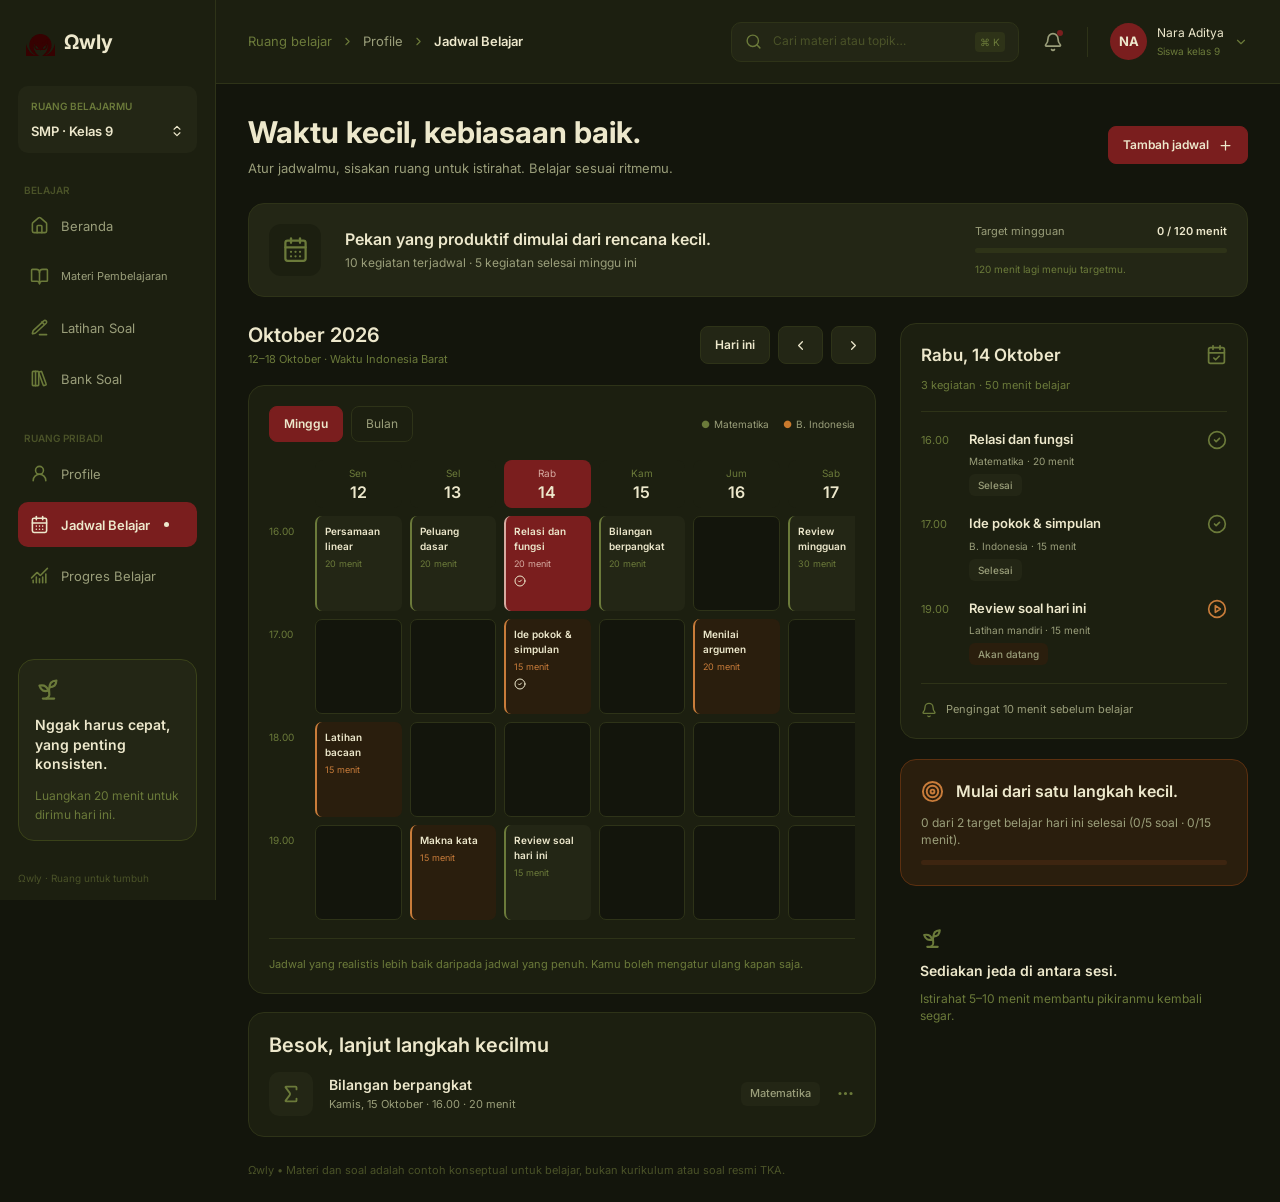
<file: jadwal.html>
<!DOCTYPE html>
<html lang="id">
<head>
  <meta charset="UTF-8">
  <meta name="viewport" content="width=device-width, initial-scale=1">
  <title>Jadwal Belajar · Ωwly</title>
  <link rel="preconnect" href="https://fonts.googleapis.com">
  <link rel="preconnect" href="https://fonts.gstatic.com" crossorigin>
  <link href="https://fonts.googleapis.com/css2?family=Inter:wght@400;500;600;700&display=swap" rel="stylesheet">
  <link rel="stylesheet" href="style.css">
</head>
<body>

<!-- Sprite ikon (dipakai ulang lewat <use href="#nama">) -->
<svg width="0" height="0" style="position:absolute" aria-hidden="true">
  <defs>
    <symbol id="house" viewBox="0 0 24 24"><path d="M15 21v-8a1 1 0 0 0-1-1h-4a1 1 0 0 0-1 1v8"/><path d="M3 10a2 2 0 0 1 .709-1.528l7-5.999a2 2 0 0 1 2.582 0l7 5.999A2 2 0 0 1 21 10v9a2 2 0 0 1-2 2H5a2 2 0 0 1-2-2z"/></symbol>
    <symbol id="book-open" viewBox="0 0 24 24"><path d="M12 7v14"/><path d="M3 18a1 1 0 0 1-1-1V4a1 1 0 0 1 1-1h5a4 4 0 0 1 4 4 4 4 0 0 1 4-4h5a1 1 0 0 1 1 1v13a1 1 0 0 1-1 1h-6a3 3 0 0 0-3 3 3 3 0 0 0-3-3z"/></symbol>
    <symbol id="pencil-line" viewBox="0 0 24 24"><path d="M12 21h9"/><path d="M17.376 3.622a1 1 0 0 1 3.002 3.002L7.368 18.635a2 2 0 0 1-.855.506l-2.872.838a.5.5 0 0 1-.62-.62l.838-2.872a2 2 0 0 1 .506-.854z"/><path d="m15 5 3 3"/></symbol>
    <symbol id="library-big" viewBox="0 0 24 24"><rect width="8" height="18" x="3" y="3" rx="1"/><path d="M7 3v18"/><path d="M20.4 18.9c.2.5-.1 1.1-.6 1.3l-1.9.7c-.5.2-1.1-.1-1.3-.6L11.1 5.1c-.2-.5.1-1.1.6-1.3l1.9-.7c.5-.2 1.1.1 1.3.6Z"/></symbol>
    <symbol id="user-round" viewBox="0 0 24 24"><circle cx="12" cy="8" r="5"/><path d="M20 21a8 8 0 0 0-16 0"/></symbol>
    <symbol id="calendar-days" viewBox="0 0 24 24"><path d="M8 2v4"/><path d="M16 2v4"/><rect width="18" height="18" x="3" y="4" rx="2"/><path d="M3 10h18"/><path d="M8 14h.01"/><path d="M12 14h.01"/><path d="M16 14h.01"/><path d="M8 18h.01"/><path d="M12 18h.01"/><path d="M16 18h.01"/></symbol>
    <symbol id="chart" viewBox="0 0 24 24"><path d="M12 16v5"/><path d="M16 14v7"/><path d="M20 10v11"/><path d="m22 3-8.646 8.646a.5.5 0 0 1-.708 0L9.354 8.354a.5.5 0 0 0-.707 0L2 15"/><path d="M4 18v3"/><path d="M8 14v7"/></symbol>
    <symbol id="sprout" viewBox="0 0 24 24"><path d="M7 20h10"/><path d="M10 20c5.5-2.5.8-6.4 3-10"/><path d="M9.5 9.4c1.1.8 1.8 2.2 2.3 3.7-2 .4-3.5.4-4.8-.3-1.2-.6-2.3-1.9-3-4.2 2.8-.5 4.4 0 5.5.8z"/><path d="M14.1 6a7 7 0 0 0-1.1 4c1.9-.1 3.3-.6 4.3-1.4 1-1 1.6-2.3 1.7-4.6-2.7.1-4 1-4.9 2z"/></symbol>
    <symbol id="help" viewBox="0 0 24 24"><circle cx="12" cy="12" r="10"/><path d="M9.09 9a3 3 0 0 1 5.83 1c0 2-3 3-3 3"/><path d="M12 17h.01"/></symbol>
    <symbol id="updown" viewBox="0 0 24 24"><path d="m7 15 5 5 5-5"/><path d="m7 9 5-5 5 5"/></symbol>
    <symbol id="chev-right" viewBox="0 0 24 24"><path d="m9 18 6-6-6-6"/></symbol>
    <symbol id="chev-left" viewBox="0 0 24 24"><path d="m15 18-6-6 6-6"/></symbol>
    <symbol id="chev-down" viewBox="0 0 24 24"><path d="m6 9 6 6 6-6"/></symbol>
    <symbol id="search" viewBox="0 0 24 24"><circle cx="11" cy="11" r="8"/><path d="m21 21-4.3-4.3"/></symbol>
    <symbol id="bell" viewBox="0 0 24 24"><path d="M10.268 21a2 2 0 0 0 3.464 0"/><path d="M3.262 15.326A1 1 0 0 0 4 17h16a1 1 0 0 0 .74-1.673C19.41 13.956 18 12.499 18 8A6 6 0 0 0 6 8c0 4.499-1.411 5.956-2.738 7.326"/></symbol>
    <symbol id="play" viewBox="0 0 24 24"><path d="M6 3l14 9-14 9z"/></symbol>
    <symbol id="arrow-right" viewBox="0 0 24 24"><path d="M5 12h14"/><path d="m12 5 7 7-7 7"/></symbol>
    <symbol id="arrow-up-right" viewBox="0 0 24 24"><path d="M7 7h10v10"/><path d="M7 17 17 7"/></symbol>
    <symbol id="sigma" viewBox="0 0 24 24"><path d="M18 7V5a1 1 0 0 0-1-1H6.5a.5.5 0 0 0-.4.8l4.5 6a2 2 0 0 1 0 2.4l-4.5 6a.5.5 0 0 0 .4.8H17a1 1 0 0 0 1-1v-2"/></symbol>
    <symbol id="align-left" viewBox="0 0 24 24"><path d="M21 5H3"/><path d="M15 12H3"/><path d="M17 19H3"/></symbol>
    <symbol id="plus" viewBox="0 0 24 24"><path d="M5 12h14"/><path d="M12 5v14"/></symbol>
    <symbol id="circle-play" viewBox="0 0 24 24"><circle cx="12" cy="12" r="10"/><path d="M10 8l6 4-6 4z"/></symbol>
    <symbol id="target" viewBox="0 0 24 24"><circle cx="12" cy="12" r="10"/><circle cx="12" cy="12" r="6"/><circle cx="12" cy="12" r="2"/></symbol>
    <symbol id="menu" viewBox="0 0 24 24"><path d="M4 6h16"/><path d="M4 12h16"/><path d="M4 18h16"/></symbol>

    <symbol id="bookmark" viewBox="0 0 24 24"><path d="m19 21-7-4-7 4V5a2 2 0 0 1 2-2h10a2 2 0 0 1 2 2v16z"/></symbol>
    <symbol id="clock" viewBox="0 0 24 24"><circle cx="12" cy="12" r="10"/><path d="M12 6v6h4.5"/></symbol>
    <symbol id="languages" viewBox="0 0 24 24"><path d="m5 8 6 6"/><path d="m4 14 6-6 2-3"/><path d="M2 5h12"/><path d="M7 2h1"/><path d="m22 22-5-10-5 10"/><path d="M14 18h6"/></symbol>
    <symbol id="dices" viewBox="0 0 24 24"><rect width="12" height="12" x="2" y="10" rx="2" ry="2"/><path d="m17.92 14 3.5-3.5a2.24 2.24 0 0 0 0-3l-5-4.92a2.24 2.24 0 0 0-3 0L10 6"/><path d="M6 18h.01"/><path d="M10 14h.01"/><path d="M15 6h.01"/><path d="M18 9h.01"/></symbol>
    <symbol id="sliders" viewBox="0 0 24 24"><path d="M21 4h-7"/><path d="M10 4H3"/><path d="M21 12h-9"/><path d="M8 12H3"/><path d="M21 20h-5"/><path d="M12 20H3"/><path d="M14 2v4"/><path d="M8 10v4"/><path d="M16 18v4"/></symbol>
    <symbol id="lightbulb" viewBox="0 0 24 24"><path d="M15 14c.2-1 .7-1.7 1.5-2.5 1-.9 1.5-2.2 1.5-3.5A6 6 0 0 0 6 8c0 1 .2 2.2 1.5 3.5.7.7 1.3 1.5 1.5 2.5"/><path d="M9 18h6"/><path d="M10 22h4"/></symbol>
    <symbol id="info" viewBox="0 0 24 24"><circle cx="12" cy="12" r="10"/><path d="M12 16v-4"/><path d="M12 8h.01"/></symbol>
    <symbol id="shield" viewBox="0 0 24 24"><path d="M20 13c0 5-3.5 7.5-7.66 8.95a1 1 0 0 1-.67-.01C7.5 20.5 4 18 4 13V6a1 1 0 0 1 1-1c2 0 4.5-1.2 6.24-2.72a1.17 1.17 0 0 1 1.52 0C14.51 3.81 17 5 19 5a1 1 0 0 1 1 1z"/><path d="m9 12 2 2 4-4"/></symbol>
    <symbol id="circle-check" viewBox="0 0 24 24"><circle cx="12" cy="12" r="10"/><path d="m9 12 2 2 4-4"/></symbol>
    <symbol id="check" viewBox="0 0 24 24"><path d="M20 6 9 17l-5-5"/></symbol>
    <symbol id="calendar-check" viewBox="0 0 24 24"><path d="M8 2v4"/><path d="M16 2v4"/><rect width="18" height="18" x="3" y="4" rx="2"/><path d="M3 10h18"/><path d="m9 16 2 2 4-4"/></symbol>
    <symbol id="coffee" viewBox="0 0 24 24"><path d="M10 2v2"/><path d="M14 2v2"/><path d="M16 8a1 1 0 0 1 1 1v8a4 4 0 0 1-4 4H7a4 4 0 0 1-4-4V9a1 1 0 0 1 1-1h14a4 4 0 1 1 0 8h-1"/><path d="M6 2v2"/></symbol>
    <symbol id="ellipsis" viewBox="0 0 24 24"><circle cx="12" cy="12" r="1"/><circle cx="19" cy="12" r="1"/><circle cx="5" cy="12" r="1"/></symbol>
    <symbol id="flame" viewBox="0 0 24 24"><path d="M8.5 14.5A2.5 2.5 0 0 0 11 12c0-1.38-.5-2-1-3-1.072-2.143-.224-4.054 2-6 .5 2.5 2 4.9 4 6.5 2 1.6 3 3.5 3 5.5a7 7 0 1 1-14 0c0-1.153.433-2.294 1-3a2.5 2.5 0 0 0 2.5 2.5z"/></symbol>
  </defs>
</svg>

<div class="app">
  <div class="backdrop" id="backdrop"></div>

  <!-- SIDEBAR: sama di semua halaman. Menu aktif ditandai class "is-active" -->
  <aside class="sidebar" id="sidebar">
    <a href="index.html" class="app-id">
      <img class="app-id__logo" src="logo.svg" alt="" width="29" height="27">
      <span class="app-id__name">Ωwly</span>
    </a>
    <div class="level">
      <p class="eyebrow eyebrow--olive">RUANG BELAJARMU</p>
      <div class="level__row"><span data-grade>SMP · Kelas 9</span><svg class="icon" style="width:14px;height:14px"><use href="#updown"/></svg></div>
    </div>
    <nav class="menu" aria-label="Belajar">
      <p class="eyebrow eyebrow--dim">&nbsp;&nbsp;BELAJAR</p>
      <a href="index.html" class="menu__item"><svg class="icon"><use href="#house"/></svg><span>Beranda</span></a>
      <a href="materi.html" class="menu__item"><svg class="icon"><use href="#book-open"/></svg><span>Materi Pembelajaran</span></a>
      <a href="latihan.html" class="menu__item"><svg class="icon"><use href="#pencil-line"/></svg><span>Latihan Soal</span></a>
      <a href="bank-soal.html" class="menu__item"><svg class="icon"><use href="#library-big"/></svg><span>Bank Soal</span></a>
    </nav>
    <nav class="menu" aria-label="Ruang pribadi">
      <p class="eyebrow eyebrow--dim">&nbsp;&nbsp;RUANG PRIBADI</p>
      <a href="profile.html" class="menu__item"><svg class="icon"><use href="#user-round"/></svg><span>Profile</span></a>
      <a href="jadwal.html" class="menu__item is-active" aria-current="page"><svg class="icon"><use href="#calendar-days"/></svg><span>Jadwal Belajar</span><i class="menu__dot"></i></a>
      <a href="progres.html" class="menu__item"><svg class="icon"><use href="#chart"/></svg><span>Progres Belajar</span></a>
    </nav>
    <div class="sidebar__spacer"></div>
    <div class="reminder">
      <svg class="icon reminder__icon"><use href="#sprout"/></svg>
      <p class="reminder__title">Nggak harus cepat, yang penting konsisten.</p>
      <p class="reminder__text">Luangkan 20 menit untuk dirimu hari ini.</p>
    </div>
    <p class="eyebrow eyebrow--dim" style="font-weight:400">Ωwly · Ruang untuk tumbuh</p>
  </aside>

  <div class="main">
    <!-- BILAH ATAS -->
    <header class="topbar">
      <button class="icon-btn menu-toggle" id="menuToggle" aria-label="Buka menu" aria-expanded="false"><svg class="icon"><use href="#menu"/></svg></button>
      <div class="crumbs"><span class="crumbs__parent">Ruang belajar</span> <svg class="icon" style="width:13px;height:13px"><use href="#chev-right"/></svg> <span class="crumbs__mid">Profile</span> <svg class="icon" style="width:13px;height:13px"><use href="#chev-right"/></svg> <strong>Jadwal Belajar</strong></div>
      <div class="topbar__actions">
        <label class="search"><svg class="icon"><use href="#search"/></svg><input type="search" id="searchInput" placeholder="Cari materi atau topik…"><kbd>⌘ K</kbd></label>
        <button class="icon-btn bell" aria-label="Notifikasi"><svg class="icon"><use href="#bell"/></svg><i class="bell__dot"></i></button>
        <span class="divider-v"></span>
        <div class="user"><span class="avatar" data-initials>NA</span>
          <div class="user__info"><span data-fullname>Nara Aditya</span><small data-gradeshort>Siswa kelas 9</small></div>
          <svg class="icon" style="width:14px;height:14px"><use href="#chev-down"/></svg>
        </div>
      </div>
    </header>

    <main class="content">
      <section class="page-head">
        <div><h1>Waktu kecil, kebiasaan baik.</h1><p>Atur jadwalmu, sisakan ruang untuk istirahat. Belajar sesuai ritmemu.</p></div>
        <button class="btn-act btn-act--red" type="button"><span>Tambah jadwal</span><svg class="icon"><use href="#plus"/></svg></button>
      </section>

      <section class="week-summary">
        <span class="ico-box"><svg class="icon"><use href="#calendar-days"/></svg></span>
        <div class="week-summary__text"><b>Pekan yang produktif dimulai dari rencana kecil.</b><span>10 kegiatan terjadwal · 5 kegiatan selesai minggu ini</span></div>
        <div class="week-summary__goal">
          <div class="row"><span>Target mingguan</span><b data-stat="targetText">0 / 120 menit</b></div>
          <div class="bar bar--5"><i data-bar="targetPct" style="width:0%;background:var(--olive)"></i></div>
          <small data-stat="remainText">120 menit lagi menuju targetmu.</small>
        </div>
      </section>

      <section class="cols">
        <div class="cols__main" style="gap:18px">
          <div class="cal-head">
            <div><h2>Oktober 2026</h2><p>12–18 Oktober · Waktu Indonesia Barat</p></div>
            <div class="cal-head__btns"><button class="btn-act" type="button">Hari ini</button><button class="btn-act" type="button" aria-label="Pekan sebelumnya"><svg class="icon"><use href="#chev-left"/></svg></button><button class="btn-act" type="button" aria-label="Pekan berikutnya"><svg class="icon"><use href="#chev-right"/></svg></button></div>
          </div>

          <div class="board">
            <div class="board__top">
              <div class="pills" data-single><button class="pill is-active" type="button">Minggu</button><button class="pill" type="button">Bulan</button></div>
              <div class="legend"><span><i style="color:#6B7A3A">●</i>Matematika</span><span><i style="color:#C8792D">●</i>B. Indonesia</span></div>
            </div>
            <div class="board__scroll">
              <div class="week-grid">
              <div></div>
              <div class="wk-day"><small>Sen</small><b>12</b></div>
              <div class="wk-day"><small>Sel</small><b>13</b></div>
              <div class="wk-day is-today"><small>Rab</small><b>14</b></div>
              <div class="wk-day"><small>Kam</small><b>15</b></div>
              <div class="wk-day"><small>Jum</small><b>16</b></div>
              <div class="wk-day"><small>Sab</small><b>17</b></div>
              <div class="wk-day"><small>Min</small><b>18</b></div>
              <div class="wk-time">16.00</div>
              <div class="ev"><b>Persamaan linear</b><span>20 menit</span></div>
              <div class="ev"><b>Peluang dasar</b><span>20 menit</span></div>
              <div class="ev ev--today"><b>Relasi dan fungsi</b><span>20 menit</span><svg class="icon"><use href="#circle-check"/></svg></div>
              <div class="ev"><b>Bilangan berpangkat</b><span>20 menit</span></div>
              <div class="slot"></div>
              <div class="ev"><b>Review mingguan</b><span>30 menit</span></div>
              <div class="slot"></div>
              <div class="wk-time">17.00</div>
              <div class="slot"></div>
              <div class="slot"></div>
              <div class="ev ev--amber ev--today"><b>Ide pokok &amp; simpulan</b><span>15 menit</span><svg class="icon"><use href="#circle-check"/></svg></div>
              <div class="slot"></div>
              <div class="ev ev--amber"><b>Menilai argumen</b><span>20 menit</span></div>
              <div class="slot"></div>
              <div class="slot slot--rest"><svg class="icon"><use href="#coffee"/></svg><span>Waktunya rehat</span></div>
              <div class="wk-time">18.00</div>
              <div class="ev ev--amber"><b>Latihan bacaan</b><span>15 menit</span></div>
              <div class="slot"></div>
              <div class="slot"></div>
              <div class="slot"></div>
              <div class="slot"></div>
              <div class="slot"></div>
              <div class="slot"></div>
              <div class="wk-time">19.00</div>
              <div class="slot"></div>
              <div class="ev ev--amber"><b>Makna kata</b><span>15 menit</span></div>
              <div class="ev"><b>Review soal hari ini</b><span>15 menit</span></div>
              <div class="slot"></div>
              <div class="slot"></div>
              <div class="slot"></div>
              <div class="slot"></div>
              </div>
            </div>
            <div class="divider"></div>
            <p class="board__note">Jadwal yang realistis lebih baik daripada jadwal yang penuh. Kamu boleh mengatur ulang kapan saja.</p>
          </div>

          <div class="next-card">
            <h2 class="sec-title">Besok, lanjut langkah kecilmu</h2>
            <div class="next-card__row">
              <span class="ico-box"><svg class="icon"><use href="#sigma"/></svg></span>
              <div><b>Bilangan berpangkat</b><span>Kamis, 15 Oktober · 16.00 · 20 menit</span></div>
              <span class="chip">Matematika</span>
              <svg class="icon"><use href="#ellipsis"/></svg>
            </div>
          </div>
        </div>

        <aside class="cols__side">
          <div class="today-card">
            <div class="today-card__top"><span>Rabu, 14 Oktober</span><svg class="icon"><use href="#calendar-check"/></svg></div>
            <p class="today-card__sub">3 kegiatan · 50 menit belajar</p>
            <div class="divider"></div>
            <div class="agenda-item"><time>16.00</time><div class="agenda-item__body"><b>Relasi dan fungsi</b><span>Matematika · 20 menit</span><span class="chip ">Selesai</span></div><svg class="icon"><use href="#circle-check"/></svg></div>
            <div class="agenda-item"><time>17.00</time><div class="agenda-item__body"><b>Ide pokok &amp; simpulan</b><span>B. Indonesia · 15 menit</span><span class="chip ">Selesai</span></div><svg class="icon"><use href="#circle-check"/></svg></div>
            <div class="agenda-item"><time>19.00</time><div class="agenda-item__body"><b>Review soal hari ini</b><span>Latihan mandiri · 15 menit</span><span class="chip chip--amber">Akan datang</span></div><svg class="icon is-next"><use href="#circle-play"/></svg></div>
            <div class="divider"></div>
            <div class="remind"><svg class="icon"><use href="#bell"/></svg><span>Pengingat 10 menit sebelum belajar</span></div>
          </div>

          <div class="goal">
            <div class="goal__row"><svg class="icon"><use href="#target"/></svg><div><p style="font-size:16px;font-weight:600" data-goal-title>Mulai dari satu langkah kecil.</p></div></div>
            <p style="font-size:12px;color:var(--muted)" data-goal-text>0 dari 2 target belajar hari ini selesai.</p>
            <div class="bar bar--goal"><i data-goal-bar style="width:0%"></i></div>
          </div>

          <div class="tip"><svg class="icon"><use href="#sprout"/></svg><b>Sediakan jeda di antara sesi.</b><p>Istirahat 5–10 menit membantu pikiranmu kembali segar.</p></div>
        </aside>
      </section>

      <p class="disclaimer">Ωwly • Materi dan soal adalah contoh konseptual untuk belajar, bukan kurikulum atau soal resmi TKA.</p>
    </main>
  </div>
</div>

<script src="soal.js"></script>
<script src="progress.js"></script>
<script src="script.js"></script>
</body>
</html>
</file>
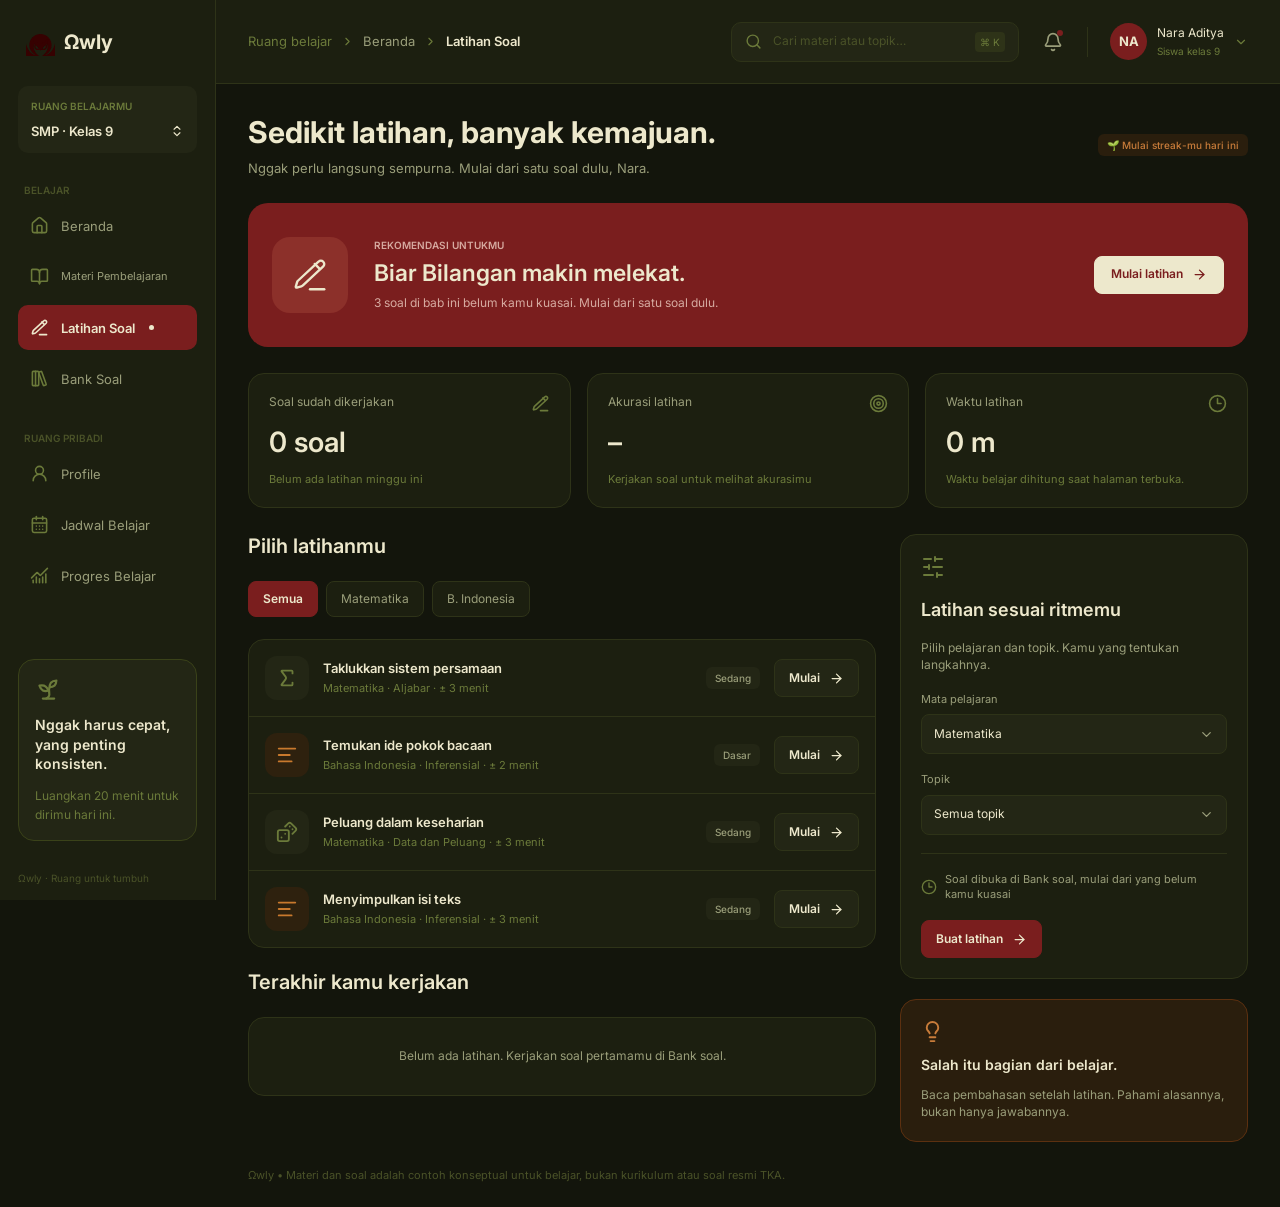
<file: latihan.html>
<!DOCTYPE html>
<html lang="id">
<head>
  <meta charset="UTF-8">
  <meta name="viewport" content="width=device-width, initial-scale=1">
  <title>Latihan Soal · Ωwly</title>
  <link rel="preconnect" href="https://fonts.googleapis.com">
  <link rel="preconnect" href="https://fonts.gstatic.com" crossorigin>
  <link href="https://fonts.googleapis.com/css2?family=Inter:wght@400;500;600;700&display=swap" rel="stylesheet">
  <link rel="stylesheet" href="style.css">
</head>
<body>

<!-- Sprite ikon (dipakai ulang lewat <use href="#nama">) -->
<svg width="0" height="0" style="position:absolute" aria-hidden="true">
  <defs>
    <symbol id="house" viewBox="0 0 24 24"><path d="M15 21v-8a1 1 0 0 0-1-1h-4a1 1 0 0 0-1 1v8"/><path d="M3 10a2 2 0 0 1 .709-1.528l7-5.999a2 2 0 0 1 2.582 0l7 5.999A2 2 0 0 1 21 10v9a2 2 0 0 1-2 2H5a2 2 0 0 1-2-2z"/></symbol>
    <symbol id="book-open" viewBox="0 0 24 24"><path d="M12 7v14"/><path d="M3 18a1 1 0 0 1-1-1V4a1 1 0 0 1 1-1h5a4 4 0 0 1 4 4 4 4 0 0 1 4-4h5a1 1 0 0 1 1 1v13a1 1 0 0 1-1 1h-6a3 3 0 0 0-3 3 3 3 0 0 0-3-3z"/></symbol>
    <symbol id="pencil-line" viewBox="0 0 24 24"><path d="M12 21h9"/><path d="M17.376 3.622a1 1 0 0 1 3.002 3.002L7.368 18.635a2 2 0 0 1-.855.506l-2.872.838a.5.5 0 0 1-.62-.62l.838-2.872a2 2 0 0 1 .506-.854z"/><path d="m15 5 3 3"/></symbol>
    <symbol id="library-big" viewBox="0 0 24 24"><rect width="8" height="18" x="3" y="3" rx="1"/><path d="M7 3v18"/><path d="M20.4 18.9c.2.5-.1 1.1-.6 1.3l-1.9.7c-.5.2-1.1-.1-1.3-.6L11.1 5.1c-.2-.5.1-1.1.6-1.3l1.9-.7c.5-.2 1.1.1 1.3.6Z"/></symbol>
    <symbol id="user-round" viewBox="0 0 24 24"><circle cx="12" cy="8" r="5"/><path d="M20 21a8 8 0 0 0-16 0"/></symbol>
    <symbol id="calendar-days" viewBox="0 0 24 24"><path d="M8 2v4"/><path d="M16 2v4"/><rect width="18" height="18" x="3" y="4" rx="2"/><path d="M3 10h18"/><path d="M8 14h.01"/><path d="M12 14h.01"/><path d="M16 14h.01"/><path d="M8 18h.01"/><path d="M12 18h.01"/><path d="M16 18h.01"/></symbol>
    <symbol id="chart" viewBox="0 0 24 24"><path d="M12 16v5"/><path d="M16 14v7"/><path d="M20 10v11"/><path d="m22 3-8.646 8.646a.5.5 0 0 1-.708 0L9.354 8.354a.5.5 0 0 0-.707 0L2 15"/><path d="M4 18v3"/><path d="M8 14v7"/></symbol>
    <symbol id="sprout" viewBox="0 0 24 24"><path d="M7 20h10"/><path d="M10 20c5.5-2.5.8-6.4 3-10"/><path d="M9.5 9.4c1.1.8 1.8 2.2 2.3 3.7-2 .4-3.5.4-4.8-.3-1.2-.6-2.3-1.9-3-4.2 2.8-.5 4.4 0 5.5.8z"/><path d="M14.1 6a7 7 0 0 0-1.1 4c1.9-.1 3.3-.6 4.3-1.4 1-1 1.6-2.3 1.7-4.6-2.7.1-4 1-4.9 2z"/></symbol>
    <symbol id="help" viewBox="0 0 24 24"><circle cx="12" cy="12" r="10"/><path d="M9.09 9a3 3 0 0 1 5.83 1c0 2-3 3-3 3"/><path d="M12 17h.01"/></symbol>
    <symbol id="updown" viewBox="0 0 24 24"><path d="m7 15 5 5 5-5"/><path d="m7 9 5-5 5 5"/></symbol>
    <symbol id="chev-right" viewBox="0 0 24 24"><path d="m9 18 6-6-6-6"/></symbol>
    <symbol id="chev-left" viewBox="0 0 24 24"><path d="m15 18-6-6 6-6"/></symbol>
    <symbol id="chev-down" viewBox="0 0 24 24"><path d="m6 9 6 6 6-6"/></symbol>
    <symbol id="search" viewBox="0 0 24 24"><circle cx="11" cy="11" r="8"/><path d="m21 21-4.3-4.3"/></symbol>
    <symbol id="bell" viewBox="0 0 24 24"><path d="M10.268 21a2 2 0 0 0 3.464 0"/><path d="M3.262 15.326A1 1 0 0 0 4 17h16a1 1 0 0 0 .74-1.673C19.41 13.956 18 12.499 18 8A6 6 0 0 0 6 8c0 4.499-1.411 5.956-2.738 7.326"/></symbol>
    <symbol id="play" viewBox="0 0 24 24"><path d="M6 3l14 9-14 9z"/></symbol>
    <symbol id="arrow-right" viewBox="0 0 24 24"><path d="M5 12h14"/><path d="m12 5 7 7-7 7"/></symbol>
    <symbol id="arrow-up-right" viewBox="0 0 24 24"><path d="M7 7h10v10"/><path d="M7 17 17 7"/></symbol>
    <symbol id="sigma" viewBox="0 0 24 24"><path d="M18 7V5a1 1 0 0 0-1-1H6.5a.5.5 0 0 0-.4.8l4.5 6a2 2 0 0 1 0 2.4l-4.5 6a.5.5 0 0 0 .4.8H17a1 1 0 0 0 1-1v-2"/></symbol>
    <symbol id="align-left" viewBox="0 0 24 24"><path d="M21 5H3"/><path d="M15 12H3"/><path d="M17 19H3"/></symbol>
    <symbol id="plus" viewBox="0 0 24 24"><path d="M5 12h14"/><path d="M12 5v14"/></symbol>
    <symbol id="circle-play" viewBox="0 0 24 24"><circle cx="12" cy="12" r="10"/><path d="M10 8l6 4-6 4z"/></symbol>
    <symbol id="target" viewBox="0 0 24 24"><circle cx="12" cy="12" r="10"/><circle cx="12" cy="12" r="6"/><circle cx="12" cy="12" r="2"/></symbol>
    <symbol id="menu" viewBox="0 0 24 24"><path d="M4 6h16"/><path d="M4 12h16"/><path d="M4 18h16"/></symbol>

    <symbol id="bookmark" viewBox="0 0 24 24"><path d="m19 21-7-4-7 4V5a2 2 0 0 1 2-2h10a2 2 0 0 1 2 2v16z"/></symbol>
    <symbol id="clock" viewBox="0 0 24 24"><circle cx="12" cy="12" r="10"/><path d="M12 6v6h4.5"/></symbol>
    <symbol id="languages" viewBox="0 0 24 24"><path d="m5 8 6 6"/><path d="m4 14 6-6 2-3"/><path d="M2 5h12"/><path d="M7 2h1"/><path d="m22 22-5-10-5 10"/><path d="M14 18h6"/></symbol>
    <symbol id="dices" viewBox="0 0 24 24"><rect width="12" height="12" x="2" y="10" rx="2" ry="2"/><path d="m17.92 14 3.5-3.5a2.24 2.24 0 0 0 0-3l-5-4.92a2.24 2.24 0 0 0-3 0L10 6"/><path d="M6 18h.01"/><path d="M10 14h.01"/><path d="M15 6h.01"/><path d="M18 9h.01"/></symbol>
    <symbol id="sliders" viewBox="0 0 24 24"><path d="M21 4h-7"/><path d="M10 4H3"/><path d="M21 12h-9"/><path d="M8 12H3"/><path d="M21 20h-5"/><path d="M12 20H3"/><path d="M14 2v4"/><path d="M8 10v4"/><path d="M16 18v4"/></symbol>
    <symbol id="lightbulb" viewBox="0 0 24 24"><path d="M15 14c.2-1 .7-1.7 1.5-2.5 1-.9 1.5-2.2 1.5-3.5A6 6 0 0 0 6 8c0 1 .2 2.2 1.5 3.5.7.7 1.3 1.5 1.5 2.5"/><path d="M9 18h6"/><path d="M10 22h4"/></symbol>
    <symbol id="info" viewBox="0 0 24 24"><circle cx="12" cy="12" r="10"/><path d="M12 16v-4"/><path d="M12 8h.01"/></symbol>
    <symbol id="shield" viewBox="0 0 24 24"><path d="M20 13c0 5-3.5 7.5-7.66 8.95a1 1 0 0 1-.67-.01C7.5 20.5 4 18 4 13V6a1 1 0 0 1 1-1c2 0 4.5-1.2 6.24-2.72a1.17 1.17 0 0 1 1.52 0C14.51 3.81 17 5 19 5a1 1 0 0 1 1 1z"/><path d="m9 12 2 2 4-4"/></symbol>
    <symbol id="circle-check" viewBox="0 0 24 24"><circle cx="12" cy="12" r="10"/><path d="m9 12 2 2 4-4"/></symbol>
    <symbol id="check" viewBox="0 0 24 24"><path d="M20 6 9 17l-5-5"/></symbol>
    <symbol id="calendar-check" viewBox="0 0 24 24"><path d="M8 2v4"/><path d="M16 2v4"/><rect width="18" height="18" x="3" y="4" rx="2"/><path d="M3 10h18"/><path d="m9 16 2 2 4-4"/></symbol>
    <symbol id="coffee" viewBox="0 0 24 24"><path d="M10 2v2"/><path d="M14 2v2"/><path d="M16 8a1 1 0 0 1 1 1v8a4 4 0 0 1-4 4H7a4 4 0 0 1-4-4V9a1 1 0 0 1 1-1h14a4 4 0 1 1 0 8h-1"/><path d="M6 2v2"/></symbol>
    <symbol id="ellipsis" viewBox="0 0 24 24"><circle cx="12" cy="12" r="1"/><circle cx="19" cy="12" r="1"/><circle cx="5" cy="12" r="1"/></symbol>
    <symbol id="flame" viewBox="0 0 24 24"><path d="M8.5 14.5A2.5 2.5 0 0 0 11 12c0-1.38-.5-2-1-3-1.072-2.143-.224-4.054 2-6 .5 2.5 2 4.9 4 6.5 2 1.6 3 3.5 3 5.5a7 7 0 1 1-14 0c0-1.153.433-2.294 1-3a2.5 2.5 0 0 0 2.5 2.5z"/></symbol>
  </defs>
</svg>

<div class="app">
  <div class="backdrop" id="backdrop"></div>

  <!-- SIDEBAR: sama di semua halaman. Menu aktif ditandai class "is-active" -->
  <aside class="sidebar" id="sidebar">
    <a href="index.html" class="app-id">
      <img class="app-id__logo" src="logo.svg" alt="" width="29" height="27">
      <span class="app-id__name">Ωwly</span>
    </a>
    <div class="level">
      <p class="eyebrow eyebrow--olive">RUANG BELAJARMU</p>
      <div class="level__row"><span data-grade>SMP · Kelas 9</span><svg class="icon" style="width:14px;height:14px"><use href="#updown"/></svg></div>
    </div>
    <nav class="menu" aria-label="Belajar">
      <p class="eyebrow eyebrow--dim">&nbsp;&nbsp;BELAJAR</p>
      <a href="index.html" class="menu__item"><svg class="icon"><use href="#house"/></svg><span>Beranda</span></a>
      <a href="materi.html" class="menu__item"><svg class="icon"><use href="#book-open"/></svg><span>Materi Pembelajaran</span></a>
      <a href="latihan.html" class="menu__item is-active" aria-current="page"><svg class="icon"><use href="#pencil-line"/></svg><span>Latihan Soal</span><i class="menu__dot"></i></a>
      <a href="bank-soal.html" class="menu__item"><svg class="icon"><use href="#library-big"/></svg><span>Bank Soal</span></a>
    </nav>
    <nav class="menu" aria-label="Ruang pribadi">
      <p class="eyebrow eyebrow--dim">&nbsp;&nbsp;RUANG PRIBADI</p>
      <a href="profile.html" class="menu__item"><svg class="icon"><use href="#user-round"/></svg><span>Profile</span></a>
      <a href="jadwal.html" class="menu__item"><svg class="icon"><use href="#calendar-days"/></svg><span>Jadwal Belajar</span></a>
      <a href="progres.html" class="menu__item"><svg class="icon"><use href="#chart"/></svg><span>Progres Belajar</span></a>
    </nav>
    <div class="sidebar__spacer"></div>
    <div class="reminder">
      <svg class="icon reminder__icon"><use href="#sprout"/></svg>
      <p class="reminder__title">Nggak harus cepat, yang penting konsisten.</p>
      <p class="reminder__text">Luangkan 20 menit untuk dirimu hari ini.</p>
    </div>
    <p class="eyebrow eyebrow--dim" style="font-weight:400">Ωwly · Ruang untuk tumbuh</p>
  </aside>

  <div class="main">
    <!-- BILAH ATAS -->
    <header class="topbar">
      <button class="icon-btn menu-toggle" id="menuToggle" aria-label="Buka menu" aria-expanded="false"><svg class="icon"><use href="#menu"/></svg></button>
      <div class="crumbs"><span class="crumbs__parent">Ruang belajar</span> <svg class="icon" style="width:13px;height:13px"><use href="#chev-right"/></svg> <span class="crumbs__mid">Beranda</span> <svg class="icon" style="width:13px;height:13px"><use href="#chev-right"/></svg> <strong>Latihan Soal</strong></div>
      <div class="topbar__actions">
        <label class="search"><svg class="icon"><use href="#search"/></svg><input type="search" id="searchInput" placeholder="Cari materi atau topik…"><kbd>⌘ K</kbd></label>
        <button class="icon-btn bell" aria-label="Notifikasi"><svg class="icon"><use href="#bell"/></svg><i class="bell__dot"></i></button>
        <span class="divider-v"></span>
        <div class="user"><span class="avatar" data-initials>NA</span>
          <div class="user__info"><span data-fullname>Nara Aditya</span><small data-gradeshort>Siswa kelas 9</small></div>
          <svg class="icon" style="width:14px;height:14px"><use href="#chev-down"/></svg>
        </div>
      </div>
    </header>

    <main class="content">
      <section class="page-head">
        <div><h1>Sedikit latihan, banyak kemajuan.</h1><p>Nggak perlu langsung sempurna. Mulai dari satu soal dulu, <span data-nick>Nara</span>.</p></div>
        <span class="chip chip--amber" data-streak>🌱 Mulai streak-mu hari ini</span>
      </section>

      <section class="rec-banner">
        <span class="rec-banner__icon"><svg class="icon"><use href="#pencil-line"/></svg></span>
        <div class="rec-banner__text"><small>REKOMENDASI UNTUKMU</small><h2 data-rec-title>Biar Bilangan makin melekat.</h2><p data-rec-text>Mulai dari satu soal dulu.</p></div>
        <a href="bank-soal.html" class="btn-act btn-act--cream" data-rec-link><span>Mulai latihan</span><svg class="icon"><use href="#arrow-right"/></svg></a>
      </section>

      <section class="stats-row stats-row--3">
        <div class="stat"><div class="stat__top"><span>Soal sudah dikerjakan</span><svg class="icon"><use href="#pencil-line"/></svg></div><div class="stat__value" data-stat="attemptedLabel">0 soal</div><div class="stat__note" data-stat="weekTriesNote">Belum ada latihan minggu ini</div></div>
        <div class="stat"><div class="stat__top"><span>Akurasi latihan</span><svg class="icon"><use href="#target"/></svg></div><div class="stat__value" data-stat="accuracy">–</div><div class="stat__note" data-stat="accuracyNote">Kerjakan soal untuk melihat akurasimu</div></div>
        <div class="stat"><div class="stat__top"><span>Waktu latihan</span><svg class="icon"><use href="#clock"/></svg></div><div class="stat__value" data-stat="weekTime">0 m</div><div class="stat__note" data-stat="timeNote">Waktu belajar dihitung saat halaman terbuka.</div></div>
      </section>

      <section class="cols">
        <div class="cols__main">
          <h2 class="sec-title">Pilih latihanmu</h2>
<div class="pills" data-filter-group>
  <button class="pill is-active" data-filter="all">Semua</button>
  <button class="pill" data-filter="mtk">Matematika</button>
  <button class="pill" data-filter="ind">B. Indonesia</button>
</div>
          <div class="exlist" data-filter-scope>
          <div class="exrow" data-subject="mtk">
            <span class="exrow__icon" style="background:#232615;color:#6b7a3a"><svg class="icon"><use href="#sigma"/></svg></span>
            <div class="exrow__info"><b>Taklukkan sistem persamaan</b><span>Matematika · Aljabar · ± 3 menit</span></div>
            <span class="chip ">Sedang</span>
            <a href="bank-soal.html?q=MTK-004" class="btn-act"><span>Mulai</span><svg class="icon"><use href="#arrow-right"/></svg></a>
          </div>
          <div class="exrow" data-subject="ind">
            <span class="exrow__icon" style="background:#2E210E;color:#C8792D"><svg class="icon"><use href="#align-left"/></svg></span>
            <div class="exrow__info"><b>Temukan ide pokok bacaan</b><span>Bahasa Indonesia · Inferensial · ± 2 menit</span></div>
            <span class="chip ">Dasar</span>
            <a href="bank-soal.html?q=IND-004" class="btn-act"><span>Mulai</span><svg class="icon"><use href="#arrow-right"/></svg></a>
          </div>
          <div class="exrow" data-subject="mtk">
            <span class="exrow__icon" style="background:#232615;color:#6b7a3a"><svg class="icon"><use href="#dices"/></svg></span>
            <div class="exrow__info"><b>Peluang dalam keseharian</b><span>Matematika · Data dan Peluang · ± 3 menit</span></div>
            <span class="chip ">Sedang</span>
            <a href="bank-soal.html?q=MTK-012" class="btn-act"><span>Mulai</span><svg class="icon"><use href="#arrow-right"/></svg></a>
          </div>
          <div class="exrow" data-subject="ind">
            <span class="exrow__icon" style="background:#2E210E;color:#C8792D"><svg class="icon"><use href="#align-left"/></svg></span>
            <div class="exrow__info"><b>Menyimpulkan isi teks</b><span>Bahasa Indonesia · Inferensial · ± 3 menit</span></div>
            <span class="chip ">Sedang</span>
            <a href="bank-soal.html?q=IND-006" class="btn-act"><span>Mulai</span><svg class="icon"><use href="#arrow-right"/></svg></a>
          </div>
          </div>

          <h2 class="sec-title">Terakhir kamu kerjakan</h2>
          <div class="hist" id="histList"></div>
        </div>

        <aside class="cols__side">
          <form class="form-card" data-practice-form>
            <svg class="icon big"><use href="#sliders"/></svg>
            <h3>Latihan sesuai ritmemu</h3>
            <p>Pilih pelajaran dan topik. Kamu yang tentukan langkahnya.</p>
            <div class="field"><label for="mapel">Mata pelajaran</label>
              <select class="select" id="mapel"><option value="mtk">Matematika</option><option value="ind">Bahasa Indonesia</option></select></div>
            <div class="field"><label for="topik">Topik</label>
              <select class="select" id="topik"><option value="">Semua topik</option></select></div>
            <div class="divider"></div>
            <div class="time"><svg class="icon"><use href="#clock"/></svg><span>Soal dibuka di Bank soal, mulai dari yang belum kamu kuasai</span></div>
            <button type="submit" class="btn-act btn-act--red" style="align-self:flex-start"><span>Buat latihan</span><svg class="icon"><use href="#arrow-right"/></svg></button>
          </form>
          <div class="tip-card"><svg class="icon"><use href="#lightbulb"/></svg><b>Salah itu bagian dari belajar.</b><p>Baca pembahasan setelah latihan. Pahami alasannya, bukan hanya jawabannya.</p></div>
        </aside>
      </section>

      <p class="disclaimer">Ωwly • Materi dan soal adalah contoh konseptual untuk belajar, bukan kurikulum atau soal resmi TKA.</p>
    </main>
  </div>
</div>

<script src="soal.js"></script>
<script src="progress.js"></script>
<script src="script.js"></script>
</body>
</html>
</file>
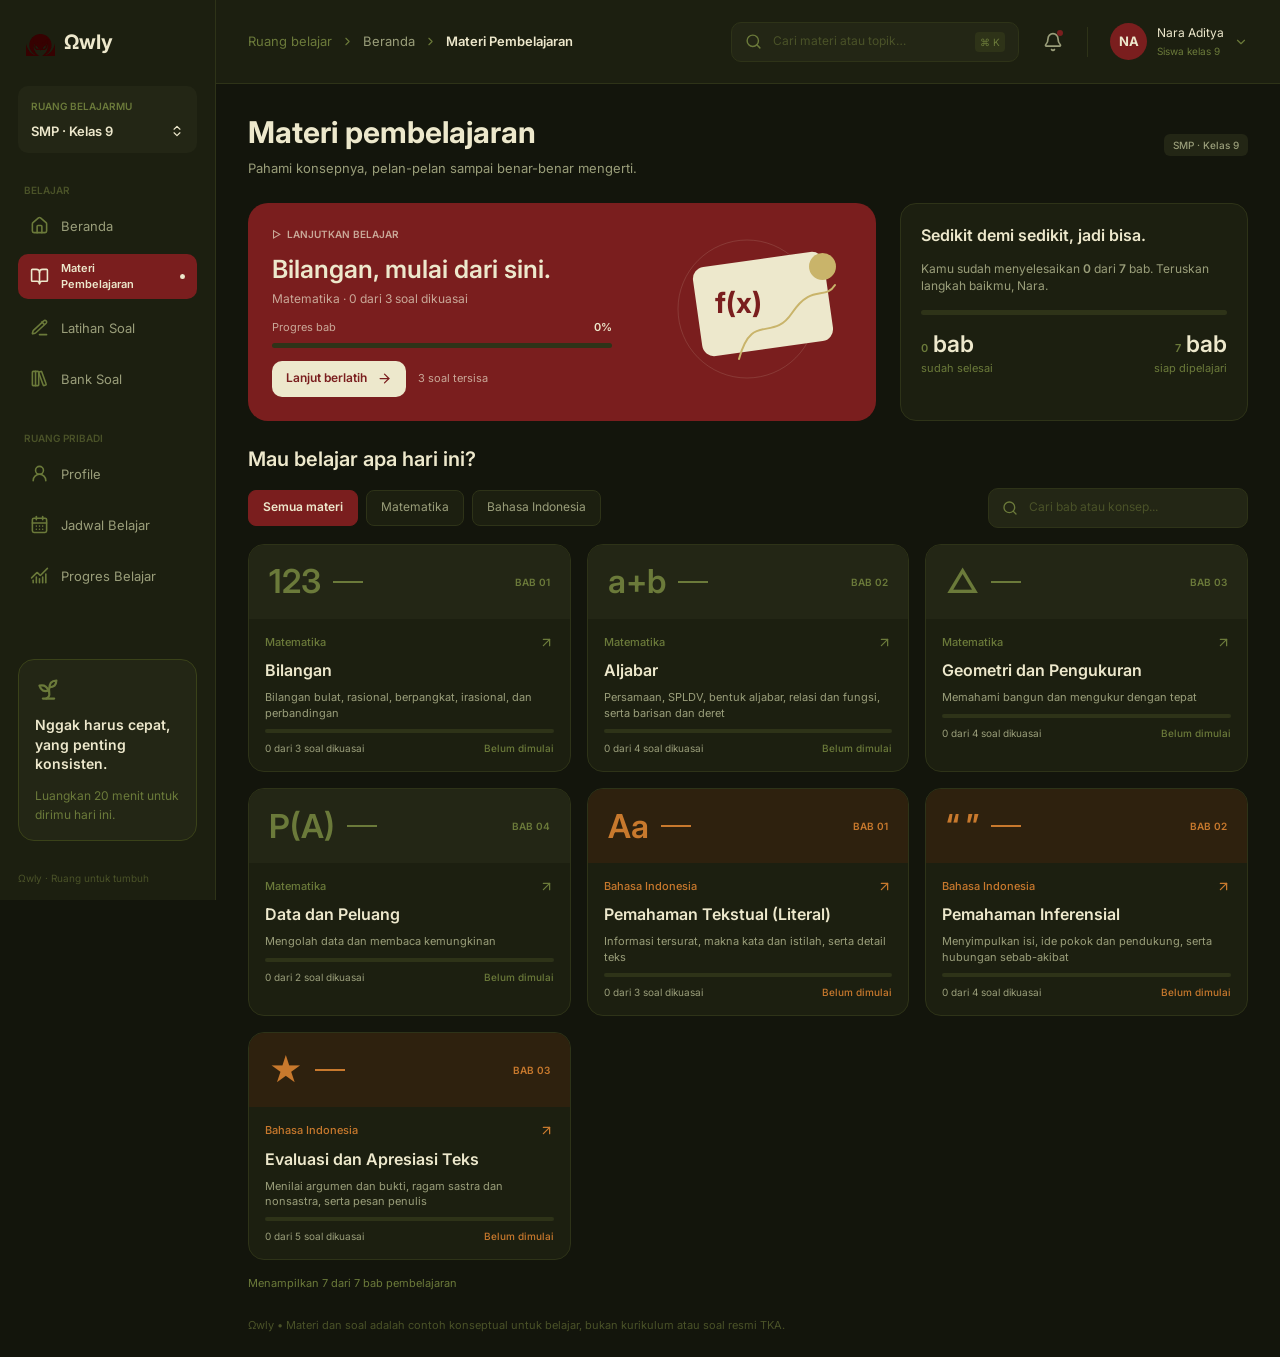
<file: materi.html>
<!DOCTYPE html>
<html lang="id">
<head>
  <meta charset="UTF-8">
  <meta name="viewport" content="width=device-width, initial-scale=1">
  <title>Materi Pembelajaran · Ωwly</title>
  <link rel="preconnect" href="https://fonts.googleapis.com">
  <link rel="preconnect" href="https://fonts.gstatic.com" crossorigin>
  <link href="https://fonts.googleapis.com/css2?family=Inter:wght@400;500;600;700&display=swap" rel="stylesheet">
  <link rel="stylesheet" href="style.css">
</head>
<body>

<!-- Sprite ikon (dipakai ulang lewat <use href="#nama">) -->
<svg width="0" height="0" style="position:absolute" aria-hidden="true">
  <defs>
    <symbol id="house" viewBox="0 0 24 24"><path d="M15 21v-8a1 1 0 0 0-1-1h-4a1 1 0 0 0-1 1v8"/><path d="M3 10a2 2 0 0 1 .709-1.528l7-5.999a2 2 0 0 1 2.582 0l7 5.999A2 2 0 0 1 21 10v9a2 2 0 0 1-2 2H5a2 2 0 0 1-2-2z"/></symbol>
    <symbol id="book-open" viewBox="0 0 24 24"><path d="M12 7v14"/><path d="M3 18a1 1 0 0 1-1-1V4a1 1 0 0 1 1-1h5a4 4 0 0 1 4 4 4 4 0 0 1 4-4h5a1 1 0 0 1 1 1v13a1 1 0 0 1-1 1h-6a3 3 0 0 0-3 3 3 3 0 0 0-3-3z"/></symbol>
    <symbol id="pencil-line" viewBox="0 0 24 24"><path d="M12 21h9"/><path d="M17.376 3.622a1 1 0 0 1 3.002 3.002L7.368 18.635a2 2 0 0 1-.855.506l-2.872.838a.5.5 0 0 1-.62-.62l.838-2.872a2 2 0 0 1 .506-.854z"/><path d="m15 5 3 3"/></symbol>
    <symbol id="library-big" viewBox="0 0 24 24"><rect width="8" height="18" x="3" y="3" rx="1"/><path d="M7 3v18"/><path d="M20.4 18.9c.2.5-.1 1.1-.6 1.3l-1.9.7c-.5.2-1.1-.1-1.3-.6L11.1 5.1c-.2-.5.1-1.1.6-1.3l1.9-.7c.5-.2 1.1.1 1.3.6Z"/></symbol>
    <symbol id="user-round" viewBox="0 0 24 24"><circle cx="12" cy="8" r="5"/><path d="M20 21a8 8 0 0 0-16 0"/></symbol>
    <symbol id="calendar-days" viewBox="0 0 24 24"><path d="M8 2v4"/><path d="M16 2v4"/><rect width="18" height="18" x="3" y="4" rx="2"/><path d="M3 10h18"/><path d="M8 14h.01"/><path d="M12 14h.01"/><path d="M16 14h.01"/><path d="M8 18h.01"/><path d="M12 18h.01"/><path d="M16 18h.01"/></symbol>
    <symbol id="chart" viewBox="0 0 24 24"><path d="M12 16v5"/><path d="M16 14v7"/><path d="M20 10v11"/><path d="m22 3-8.646 8.646a.5.5 0 0 1-.708 0L9.354 8.354a.5.5 0 0 0-.707 0L2 15"/><path d="M4 18v3"/><path d="M8 14v7"/></symbol>
    <symbol id="sprout" viewBox="0 0 24 24"><path d="M7 20h10"/><path d="M10 20c5.5-2.5.8-6.4 3-10"/><path d="M9.5 9.4c1.1.8 1.8 2.2 2.3 3.7-2 .4-3.5.4-4.8-.3-1.2-.6-2.3-1.9-3-4.2 2.8-.5 4.4 0 5.5.8z"/><path d="M14.1 6a7 7 0 0 0-1.1 4c1.9-.1 3.3-.6 4.3-1.4 1-1 1.6-2.3 1.7-4.6-2.7.1-4 1-4.9 2z"/></symbol>
    <symbol id="help" viewBox="0 0 24 24"><circle cx="12" cy="12" r="10"/><path d="M9.09 9a3 3 0 0 1 5.83 1c0 2-3 3-3 3"/><path d="M12 17h.01"/></symbol>
    <symbol id="updown" viewBox="0 0 24 24"><path d="m7 15 5 5 5-5"/><path d="m7 9 5-5 5 5"/></symbol>
    <symbol id="chev-right" viewBox="0 0 24 24"><path d="m9 18 6-6-6-6"/></symbol>
    <symbol id="chev-left" viewBox="0 0 24 24"><path d="m15 18-6-6 6-6"/></symbol>
    <symbol id="chev-down" viewBox="0 0 24 24"><path d="m6 9 6 6 6-6"/></symbol>
    <symbol id="search" viewBox="0 0 24 24"><circle cx="11" cy="11" r="8"/><path d="m21 21-4.3-4.3"/></symbol>
    <symbol id="bell" viewBox="0 0 24 24"><path d="M10.268 21a2 2 0 0 0 3.464 0"/><path d="M3.262 15.326A1 1 0 0 0 4 17h16a1 1 0 0 0 .74-1.673C19.41 13.956 18 12.499 18 8A6 6 0 0 0 6 8c0 4.499-1.411 5.956-2.738 7.326"/></symbol>
    <symbol id="play" viewBox="0 0 24 24"><path d="M6 3l14 9-14 9z"/></symbol>
    <symbol id="arrow-right" viewBox="0 0 24 24"><path d="M5 12h14"/><path d="m12 5 7 7-7 7"/></symbol>
    <symbol id="arrow-up-right" viewBox="0 0 24 24"><path d="M7 7h10v10"/><path d="M7 17 17 7"/></symbol>
    <symbol id="sigma" viewBox="0 0 24 24"><path d="M18 7V5a1 1 0 0 0-1-1H6.5a.5.5 0 0 0-.4.8l4.5 6a2 2 0 0 1 0 2.4l-4.5 6a.5.5 0 0 0 .4.8H17a1 1 0 0 0 1-1v-2"/></symbol>
    <symbol id="align-left" viewBox="0 0 24 24"><path d="M21 5H3"/><path d="M15 12H3"/><path d="M17 19H3"/></symbol>
    <symbol id="plus" viewBox="0 0 24 24"><path d="M5 12h14"/><path d="M12 5v14"/></symbol>
    <symbol id="circle-play" viewBox="0 0 24 24"><circle cx="12" cy="12" r="10"/><path d="M10 8l6 4-6 4z"/></symbol>
    <symbol id="target" viewBox="0 0 24 24"><circle cx="12" cy="12" r="10"/><circle cx="12" cy="12" r="6"/><circle cx="12" cy="12" r="2"/></symbol>
    <symbol id="menu" viewBox="0 0 24 24"><path d="M4 6h16"/><path d="M4 12h16"/><path d="M4 18h16"/></symbol>

    <symbol id="bookmark" viewBox="0 0 24 24"><path d="m19 21-7-4-7 4V5a2 2 0 0 1 2-2h10a2 2 0 0 1 2 2v16z"/></symbol>
    <symbol id="clock" viewBox="0 0 24 24"><circle cx="12" cy="12" r="10"/><path d="M12 6v6h4.5"/></symbol>
    <symbol id="languages" viewBox="0 0 24 24"><path d="m5 8 6 6"/><path d="m4 14 6-6 2-3"/><path d="M2 5h12"/><path d="M7 2h1"/><path d="m22 22-5-10-5 10"/><path d="M14 18h6"/></symbol>
    <symbol id="dices" viewBox="0 0 24 24"><rect width="12" height="12" x="2" y="10" rx="2" ry="2"/><path d="m17.92 14 3.5-3.5a2.24 2.24 0 0 0 0-3l-5-4.92a2.24 2.24 0 0 0-3 0L10 6"/><path d="M6 18h.01"/><path d="M10 14h.01"/><path d="M15 6h.01"/><path d="M18 9h.01"/></symbol>
    <symbol id="sliders" viewBox="0 0 24 24"><path d="M21 4h-7"/><path d="M10 4H3"/><path d="M21 12h-9"/><path d="M8 12H3"/><path d="M21 20h-5"/><path d="M12 20H3"/><path d="M14 2v4"/><path d="M8 10v4"/><path d="M16 18v4"/></symbol>
    <symbol id="lightbulb" viewBox="0 0 24 24"><path d="M15 14c.2-1 .7-1.7 1.5-2.5 1-.9 1.5-2.2 1.5-3.5A6 6 0 0 0 6 8c0 1 .2 2.2 1.5 3.5.7.7 1.3 1.5 1.5 2.5"/><path d="M9 18h6"/><path d="M10 22h4"/></symbol>
    <symbol id="info" viewBox="0 0 24 24"><circle cx="12" cy="12" r="10"/><path d="M12 16v-4"/><path d="M12 8h.01"/></symbol>
    <symbol id="shield" viewBox="0 0 24 24"><path d="M20 13c0 5-3.5 7.5-7.66 8.95a1 1 0 0 1-.67-.01C7.5 20.5 4 18 4 13V6a1 1 0 0 1 1-1c2 0 4.5-1.2 6.24-2.72a1.17 1.17 0 0 1 1.52 0C14.51 3.81 17 5 19 5a1 1 0 0 1 1 1z"/><path d="m9 12 2 2 4-4"/></symbol>
    <symbol id="circle-check" viewBox="0 0 24 24"><circle cx="12" cy="12" r="10"/><path d="m9 12 2 2 4-4"/></symbol>
    <symbol id="check" viewBox="0 0 24 24"><path d="M20 6 9 17l-5-5"/></symbol>
    <symbol id="calendar-check" viewBox="0 0 24 24"><path d="M8 2v4"/><path d="M16 2v4"/><rect width="18" height="18" x="3" y="4" rx="2"/><path d="M3 10h18"/><path d="m9 16 2 2 4-4"/></symbol>
    <symbol id="coffee" viewBox="0 0 24 24"><path d="M10 2v2"/><path d="M14 2v2"/><path d="M16 8a1 1 0 0 1 1 1v8a4 4 0 0 1-4 4H7a4 4 0 0 1-4-4V9a1 1 0 0 1 1-1h14a4 4 0 1 1 0 8h-1"/><path d="M6 2v2"/></symbol>
    <symbol id="ellipsis" viewBox="0 0 24 24"><circle cx="12" cy="12" r="1"/><circle cx="19" cy="12" r="1"/><circle cx="5" cy="12" r="1"/></symbol>
    <symbol id="flame" viewBox="0 0 24 24"><path d="M8.5 14.5A2.5 2.5 0 0 0 11 12c0-1.38-.5-2-1-3-1.072-2.143-.224-4.054 2-6 .5 2.5 2 4.9 4 6.5 2 1.6 3 3.5 3 5.5a7 7 0 1 1-14 0c0-1.153.433-2.294 1-3a2.5 2.5 0 0 0 2.5 2.5z"/></symbol>
  </defs>
</svg>

<div class="app">
  <div class="backdrop" id="backdrop"></div>

  <!-- SIDEBAR: sama di semua halaman. Menu aktif ditandai class "is-active" -->
  <aside class="sidebar" id="sidebar">
    <a href="index.html" class="app-id">
      <img class="app-id__logo" src="logo.svg" alt="" width="29" height="27">
      <span class="app-id__name">Ωwly</span>
    </a>
    <div class="level">
      <p class="eyebrow eyebrow--olive">RUANG BELAJARMU</p>
      <div class="level__row"><span data-grade>SMP · Kelas 9</span><svg class="icon" style="width:14px;height:14px"><use href="#updown"/></svg></div>
    </div>
    <nav class="menu" aria-label="Belajar">
      <p class="eyebrow eyebrow--dim">&nbsp;&nbsp;BELAJAR</p>
      <a href="index.html" class="menu__item"><svg class="icon"><use href="#house"/></svg><span>Beranda</span></a>
      <a href="materi.html" class="menu__item is-active" aria-current="page"><svg class="icon"><use href="#book-open"/></svg><span>Materi Pembelajaran</span><i class="menu__dot"></i></a>
      <a href="latihan.html" class="menu__item"><svg class="icon"><use href="#pencil-line"/></svg><span>Latihan Soal</span></a>
      <a href="bank-soal.html" class="menu__item"><svg class="icon"><use href="#library-big"/></svg><span>Bank Soal</span></a>
    </nav>
    <nav class="menu" aria-label="Ruang pribadi">
      <p class="eyebrow eyebrow--dim">&nbsp;&nbsp;RUANG PRIBADI</p>
      <a href="profile.html" class="menu__item"><svg class="icon"><use href="#user-round"/></svg><span>Profile</span></a>
      <a href="jadwal.html" class="menu__item"><svg class="icon"><use href="#calendar-days"/></svg><span>Jadwal Belajar</span></a>
      <a href="progres.html" class="menu__item"><svg class="icon"><use href="#chart"/></svg><span>Progres Belajar</span></a>
    </nav>
    <div class="sidebar__spacer"></div>
    <div class="reminder">
      <svg class="icon reminder__icon"><use href="#sprout"/></svg>
      <p class="reminder__title">Nggak harus cepat, yang penting konsisten.</p>
      <p class="reminder__text">Luangkan 20 menit untuk dirimu hari ini.</p>
    </div>
    <p class="eyebrow eyebrow--dim" style="font-weight:400">Ωwly · Ruang untuk tumbuh</p>
  </aside>

  <div class="main">
    <!-- BILAH ATAS -->
    <header class="topbar">
      <button class="icon-btn menu-toggle" id="menuToggle" aria-label="Buka menu" aria-expanded="false"><svg class="icon"><use href="#menu"/></svg></button>
      <div class="crumbs"><span class="crumbs__parent">Ruang belajar</span> <svg class="icon" style="width:13px;height:13px"><use href="#chev-right"/></svg> <span class="crumbs__mid">Beranda</span> <svg class="icon" style="width:13px;height:13px"><use href="#chev-right"/></svg> <strong>Materi Pembelajaran</strong></div>
      <div class="topbar__actions">
        <label class="search"><svg class="icon"><use href="#search"/></svg><input type="search" id="searchInput" placeholder="Cari materi atau topik…"><kbd>⌘ K</kbd></label>
        <button class="icon-btn bell" aria-label="Notifikasi"><svg class="icon"><use href="#bell"/></svg><i class="bell__dot"></i></button>
        <span class="divider-v"></span>
        <div class="user"><span class="avatar" data-initials>NA</span>
          <div class="user__info"><span data-fullname>Nara Aditya</span><small data-gradeshort>Siswa kelas 9</small></div>
          <svg class="icon" style="width:14px;height:14px"><use href="#chev-down"/></svg>
        </div>
      </div>
    </header>

    <main class="content">
      <section class="page-head">
        <div><h1>Materi pembelajaran</h1><p>Pahami konsepnya, pelan-pelan sampai benar-benar mengerti.</p></div>
        <span class="chip" data-grade>SMP · Kelas 9</span>
      </section>

      <!-- Kartu lanjutkan belajar + ringkasan -->
      <section class="top-pair">
        <div class="resume resume--sm">
          <div class="resume__text">
            <p class="resume__label">▷&nbsp; LANJUTKAN BELAJAR</p>
            <h2 data-resume-title>Bilangan, mulai dari sini.</h2>
            <p class="resume__meta" data-resume-meta>Matematika · 0 dari 3 soal dikuasai</p>
            <div class="resume__progress"><div class="row"><span>Progres bab</span><b data-resume-pct>0%</b></div><div class="bar bar--resume"><i data-resume-bar style="width:0%"></i></div></div>
            <div class="resume__actions"><a href="bank-soal.html" class="btn-cream" data-resume-link>Lanjut berlatih <svg class="icon" style="width:15px;height:15px"><use href="#arrow-right"/></svg></a><span class="resume__eta" data-resume-eta>3 soal tersisa</span></div>
          </div>
          <svg class="resume__art" viewBox="0 0 185 145" aria-hidden="true">
            <circle cx="80" cy="70" r="69" fill="none" stroke="#c9a898" stroke-opacity=".2"/>
            <g transform="rotate(-8 96 65)"><rect x="30" y="20" width="132" height="90" rx="12" fill="#ede8cc"/></g>
            <text x="48" y="74" font-family="Inter,sans-serif" font-weight="700" font-size="29" fill="#7a1e1e">f(x)</text>
            <path d="M72 120 C 85 72, 105 104, 125 74 S 158 62, 168 46" fill="none" stroke="#c9b46a" stroke-width="2" stroke-linecap="round"/>
            <circle cx="155.5" cy="27.5" r="13.5" fill="#c9b46a"/>
          </svg>
        </div>
        <aside class="summary-card">
          <h3>Sedikit demi sedikit, jadi bisa.</h3>
          <p>Kamu sudah menyelesaikan <b data-stat="babDone">0</b> dari <b data-stat="babTotal">7</b> bab. Teruskan langkah baikmu, <span data-nick>Nara</span>.</p>
          <div class="bar bar--5"><i data-bar="babPct" style="width:0%"></i></div>
          <div class="summary-card__nums"><div><b><span data-stat="babDone">0</span> bab</b><span>sudah selesai</span></div><div style="text-align:right"><b><span data-stat="babTotal">7</span> bab</b><span>siap dipelajari</span></div></div>
        </aside>
      </section>

      <!-- Katalog -->
      <section class="cols__main" style="gap:16px">
        <h2 class="sec-title">Mau belajar apa hari ini?</h2>
        <div class="filter-row">
<div class="pills" data-filter-group>
  <button class="pill is-active" data-filter="all">Semua materi</button>
  <button class="pill" data-filter="mtk">Matematika</button>
  <button class="pill" data-filter="ind">Bahasa Indonesia</button>
</div>
          <label class="field-search"><svg class="icon"><use href="#search"/></svg><input type="search" data-search placeholder="Cari bab atau konsep..."></label>
        </div>
        <div class="chapters" data-filter-scope>
        <a class="chapter" href="bank-soal.html?subject=mtk&amp;topic=Bilangan" data-subject="mtk" data-bab="mtk|Bilangan" style="--c:#6B7A3A;--bg:#232615">
          <div class="chapter__head"><span class="chapter__sym">123<i></i></span><span class="chapter__no">BAB 01</span></div>
          <div class="chapter__body">
            <div class="chapter__subj"><span>Matematika</span><svg class="icon" style="width:15px;height:15px"><use href="#arrow-up-right"/></svg></div>
            <h3 class="chapter__title">Bilangan</h3>
            <p class="chapter__desc">Bilangan bulat, rasional, berpangkat, irasional, dan perbandingan</p>
            <div class="bar"><i data-chbar style="width:0%"></i></div>
            <div class="chapter__meta"><span data-chleft>Belum dimulai</span><b data-chright>Belum dimulai</b></div>
          </div>
        </a>
        <a class="chapter" href="bank-soal.html?subject=mtk&amp;topic=Aljabar" data-subject="mtk" data-bab="mtk|Aljabar" style="--c:#6B7A3A;--bg:#232615">
          <div class="chapter__head"><span class="chapter__sym">a+b<i></i></span><span class="chapter__no">BAB 02</span></div>
          <div class="chapter__body">
            <div class="chapter__subj"><span>Matematika</span><svg class="icon" style="width:15px;height:15px"><use href="#arrow-up-right"/></svg></div>
            <h3 class="chapter__title">Aljabar</h3>
            <p class="chapter__desc">Persamaan, SPLDV, bentuk aljabar, relasi dan fungsi, serta barisan dan deret</p>
            <div class="bar"><i data-chbar style="width:0%"></i></div>
            <div class="chapter__meta"><span data-chleft>Belum dimulai</span><b data-chright>Belum dimulai</b></div>
          </div>
        </a>
        <a class="chapter" href="bank-soal.html?subject=mtk&amp;topic=Geometri%20dan%20Pengukuran" data-subject="mtk" data-bab="mtk|Geometri dan Pengukuran" style="--c:#6B7A3A;--bg:#232615">
          <div class="chapter__head"><span class="chapter__sym">△<i></i></span><span class="chapter__no">BAB 03</span></div>
          <div class="chapter__body">
            <div class="chapter__subj"><span>Matematika</span><svg class="icon" style="width:15px;height:15px"><use href="#arrow-up-right"/></svg></div>
            <h3 class="chapter__title">Geometri dan Pengukuran</h3>
            <p class="chapter__desc">Memahami bangun dan mengukur dengan tepat</p>
            <div class="bar"><i data-chbar style="width:0%"></i></div>
            <div class="chapter__meta"><span data-chleft>Belum dimulai</span><b data-chright>Belum dimulai</b></div>
          </div>
        </a>
        <a class="chapter" href="bank-soal.html?subject=mtk&amp;topic=Data%20dan%20Peluang" data-subject="mtk" data-bab="mtk|Data dan Peluang" style="--c:#6B7A3A;--bg:#232615">
          <div class="chapter__head"><span class="chapter__sym">P(A)<i></i></span><span class="chapter__no">BAB 04</span></div>
          <div class="chapter__body">
            <div class="chapter__subj"><span>Matematika</span><svg class="icon" style="width:15px;height:15px"><use href="#arrow-up-right"/></svg></div>
            <h3 class="chapter__title">Data dan Peluang</h3>
            <p class="chapter__desc">Mengolah data dan membaca kemungkinan</p>
            <div class="bar"><i data-chbar style="width:0%"></i></div>
            <div class="chapter__meta"><span data-chleft>Belum dimulai</span><b data-chright>Belum dimulai</b></div>
          </div>
        </a>
        <a class="chapter" href="bank-soal.html?subject=ind&amp;topic=Pemahaman%20Tekstual%20%28Literal%29" data-subject="ind" data-bab="ind|Pemahaman Tekstual (Literal)" style="--c:#C8792D;--bg:#2E210E">
          <div class="chapter__head"><span class="chapter__sym">Aa<i></i></span><span class="chapter__no">BAB 01</span></div>
          <div class="chapter__body">
            <div class="chapter__subj"><span>Bahasa Indonesia</span><svg class="icon" style="width:15px;height:15px"><use href="#arrow-up-right"/></svg></div>
            <h3 class="chapter__title">Pemahaman Tekstual (Literal)</h3>
            <p class="chapter__desc">Informasi tersurat, makna kata dan istilah, serta detail teks</p>
            <div class="bar"><i data-chbar style="width:0%"></i></div>
            <div class="chapter__meta"><span data-chleft>Belum dimulai</span><b data-chright>Belum dimulai</b></div>
          </div>
        </a>
        <a class="chapter" href="bank-soal.html?subject=ind&amp;topic=Pemahaman%20Inferensial" data-subject="ind" data-bab="ind|Pemahaman Inferensial" style="--c:#C8792D;--bg:#2E210E">
          <div class="chapter__head"><span class="chapter__sym">“ ”<i></i></span><span class="chapter__no">BAB 02</span></div>
          <div class="chapter__body">
            <div class="chapter__subj"><span>Bahasa Indonesia</span><svg class="icon" style="width:15px;height:15px"><use href="#arrow-up-right"/></svg></div>
            <h3 class="chapter__title">Pemahaman Inferensial</h3>
            <p class="chapter__desc">Menyimpulkan isi, ide pokok dan pendukung, serta hubungan sebab-akibat</p>
            <div class="bar"><i data-chbar style="width:0%"></i></div>
            <div class="chapter__meta"><span data-chleft>Belum dimulai</span><b data-chright>Belum dimulai</b></div>
          </div>
        </a>
        <a class="chapter" href="bank-soal.html?subject=ind&amp;topic=Evaluasi%20dan%20Apresiasi%20Teks" data-subject="ind" data-bab="ind|Evaluasi dan Apresiasi Teks" style="--c:#C8792D;--bg:#2E210E">
          <div class="chapter__head"><span class="chapter__sym">★<i></i></span><span class="chapter__no">BAB 03</span></div>
          <div class="chapter__body">
            <div class="chapter__subj"><span>Bahasa Indonesia</span><svg class="icon" style="width:15px;height:15px"><use href="#arrow-up-right"/></svg></div>
            <h3 class="chapter__title">Evaluasi dan Apresiasi Teks</h3>
            <p class="chapter__desc">Menilai argumen dan bukti, ragam sastra dan nonsastra, serta pesan penulis</p>
            <div class="bar"><i data-chbar style="width:0%"></i></div>
            <div class="chapter__meta"><span data-chleft>Belum dimulai</span><b data-chright>Belum dimulai</b></div>
          </div>
        </a>
        </div>
        <div class="list-foot"><span>Menampilkan 7 dari 7 bab pembelajaran</span></div>
      </section>

      <p class="disclaimer">Ωwly • Materi dan soal adalah contoh konseptual untuk belajar, bukan kurikulum atau soal resmi TKA.</p>
    </main>
  </div>
</div>

<script src="soal.js"></script>
<script src="progress.js"></script>
<script src="script.js"></script>
</body>
</html>
</file>
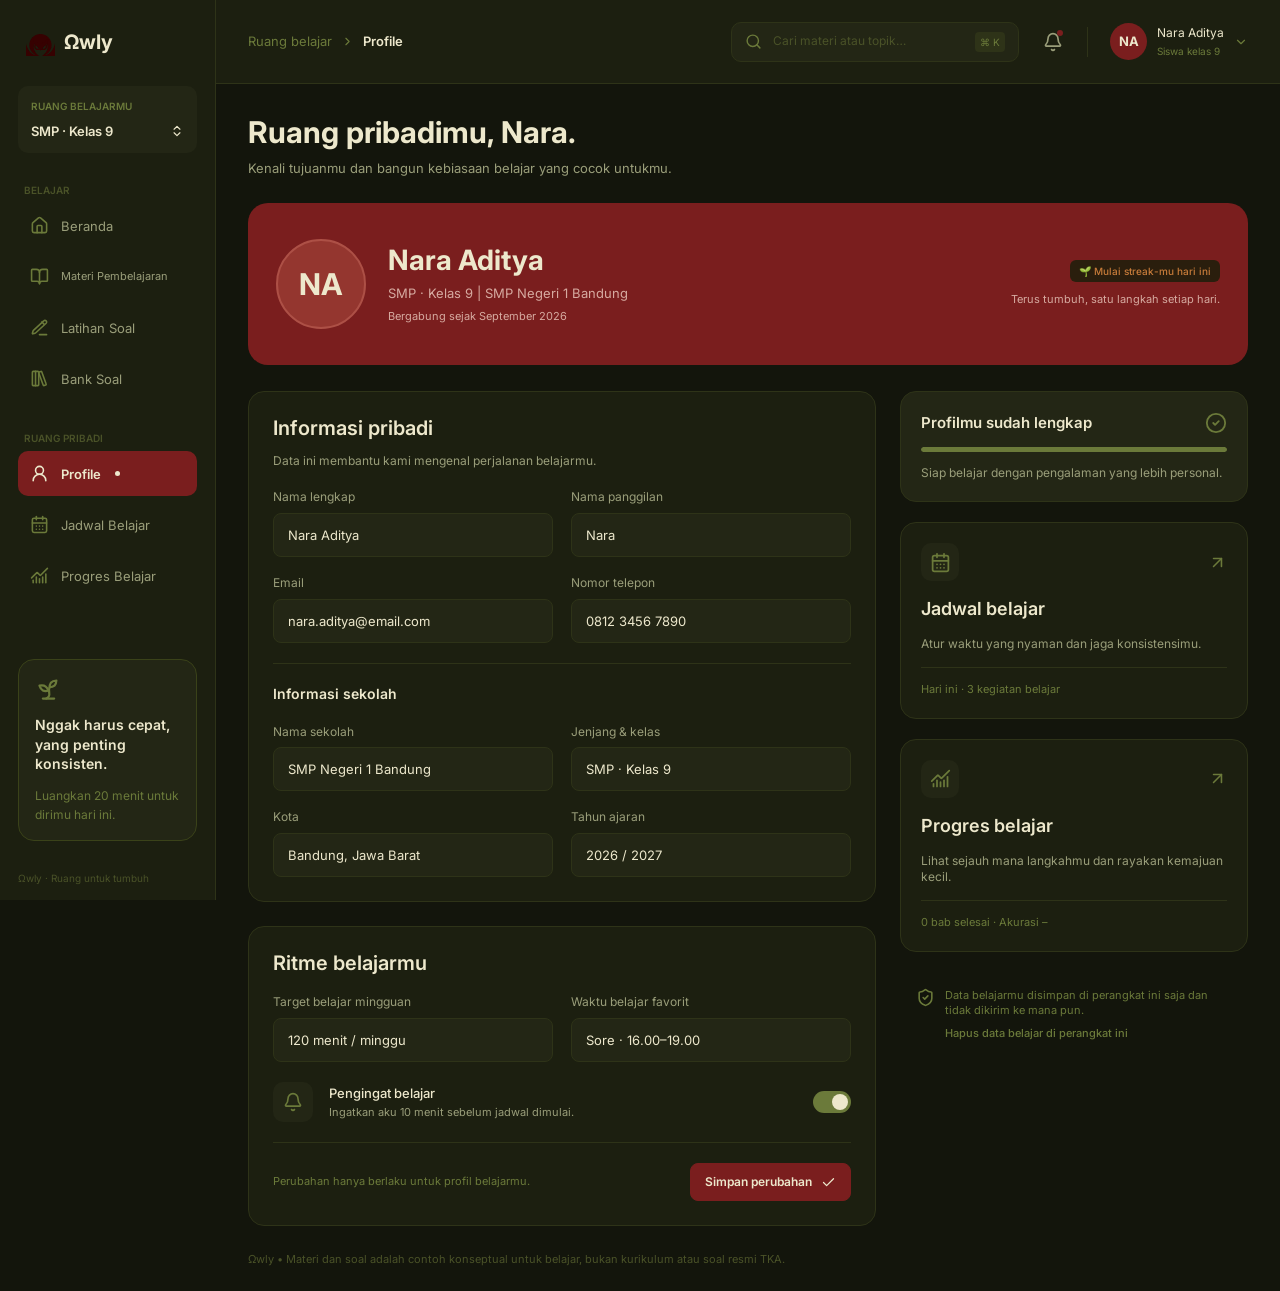
<file: profile.html>
<!DOCTYPE html>
<html lang="id">
<head>
  <meta charset="UTF-8">
  <meta name="viewport" content="width=device-width, initial-scale=1">
  <title>Profile · Ωwly</title>
  <link rel="preconnect" href="https://fonts.googleapis.com">
  <link rel="preconnect" href="https://fonts.gstatic.com" crossorigin>
  <link href="https://fonts.googleapis.com/css2?family=Inter:wght@400;500;600;700&display=swap" rel="stylesheet">
  <link rel="stylesheet" href="style.css">
</head>
<body>

<!-- Sprite ikon (dipakai ulang lewat <use href="#nama">) -->
<svg width="0" height="0" style="position:absolute" aria-hidden="true">
  <defs>
    <symbol id="house" viewBox="0 0 24 24"><path d="M15 21v-8a1 1 0 0 0-1-1h-4a1 1 0 0 0-1 1v8"/><path d="M3 10a2 2 0 0 1 .709-1.528l7-5.999a2 2 0 0 1 2.582 0l7 5.999A2 2 0 0 1 21 10v9a2 2 0 0 1-2 2H5a2 2 0 0 1-2-2z"/></symbol>
    <symbol id="book-open" viewBox="0 0 24 24"><path d="M12 7v14"/><path d="M3 18a1 1 0 0 1-1-1V4a1 1 0 0 1 1-1h5a4 4 0 0 1 4 4 4 4 0 0 1 4-4h5a1 1 0 0 1 1 1v13a1 1 0 0 1-1 1h-6a3 3 0 0 0-3 3 3 3 0 0 0-3-3z"/></symbol>
    <symbol id="pencil-line" viewBox="0 0 24 24"><path d="M12 21h9"/><path d="M17.376 3.622a1 1 0 0 1 3.002 3.002L7.368 18.635a2 2 0 0 1-.855.506l-2.872.838a.5.5 0 0 1-.62-.62l.838-2.872a2 2 0 0 1 .506-.854z"/><path d="m15 5 3 3"/></symbol>
    <symbol id="library-big" viewBox="0 0 24 24"><rect width="8" height="18" x="3" y="3" rx="1"/><path d="M7 3v18"/><path d="M20.4 18.9c.2.5-.1 1.1-.6 1.3l-1.9.7c-.5.2-1.1-.1-1.3-.6L11.1 5.1c-.2-.5.1-1.1.6-1.3l1.9-.7c.5-.2 1.1.1 1.3.6Z"/></symbol>
    <symbol id="user-round" viewBox="0 0 24 24"><circle cx="12" cy="8" r="5"/><path d="M20 21a8 8 0 0 0-16 0"/></symbol>
    <symbol id="calendar-days" viewBox="0 0 24 24"><path d="M8 2v4"/><path d="M16 2v4"/><rect width="18" height="18" x="3" y="4" rx="2"/><path d="M3 10h18"/><path d="M8 14h.01"/><path d="M12 14h.01"/><path d="M16 14h.01"/><path d="M8 18h.01"/><path d="M12 18h.01"/><path d="M16 18h.01"/></symbol>
    <symbol id="chart" viewBox="0 0 24 24"><path d="M12 16v5"/><path d="M16 14v7"/><path d="M20 10v11"/><path d="m22 3-8.646 8.646a.5.5 0 0 1-.708 0L9.354 8.354a.5.5 0 0 0-.707 0L2 15"/><path d="M4 18v3"/><path d="M8 14v7"/></symbol>
    <symbol id="sprout" viewBox="0 0 24 24"><path d="M7 20h10"/><path d="M10 20c5.5-2.5.8-6.4 3-10"/><path d="M9.5 9.4c1.1.8 1.8 2.2 2.3 3.7-2 .4-3.5.4-4.8-.3-1.2-.6-2.3-1.9-3-4.2 2.8-.5 4.4 0 5.5.8z"/><path d="M14.1 6a7 7 0 0 0-1.1 4c1.9-.1 3.3-.6 4.3-1.4 1-1 1.6-2.3 1.7-4.6-2.7.1-4 1-4.9 2z"/></symbol>
    <symbol id="help" viewBox="0 0 24 24"><circle cx="12" cy="12" r="10"/><path d="M9.09 9a3 3 0 0 1 5.83 1c0 2-3 3-3 3"/><path d="M12 17h.01"/></symbol>
    <symbol id="updown" viewBox="0 0 24 24"><path d="m7 15 5 5 5-5"/><path d="m7 9 5-5 5 5"/></symbol>
    <symbol id="chev-right" viewBox="0 0 24 24"><path d="m9 18 6-6-6-6"/></symbol>
    <symbol id="chev-left" viewBox="0 0 24 24"><path d="m15 18-6-6 6-6"/></symbol>
    <symbol id="chev-down" viewBox="0 0 24 24"><path d="m6 9 6 6 6-6"/></symbol>
    <symbol id="search" viewBox="0 0 24 24"><circle cx="11" cy="11" r="8"/><path d="m21 21-4.3-4.3"/></symbol>
    <symbol id="bell" viewBox="0 0 24 24"><path d="M10.268 21a2 2 0 0 0 3.464 0"/><path d="M3.262 15.326A1 1 0 0 0 4 17h16a1 1 0 0 0 .74-1.673C19.41 13.956 18 12.499 18 8A6 6 0 0 0 6 8c0 4.499-1.411 5.956-2.738 7.326"/></symbol>
    <symbol id="play" viewBox="0 0 24 24"><path d="M6 3l14 9-14 9z"/></symbol>
    <symbol id="arrow-right" viewBox="0 0 24 24"><path d="M5 12h14"/><path d="m12 5 7 7-7 7"/></symbol>
    <symbol id="arrow-up-right" viewBox="0 0 24 24"><path d="M7 7h10v10"/><path d="M7 17 17 7"/></symbol>
    <symbol id="sigma" viewBox="0 0 24 24"><path d="M18 7V5a1 1 0 0 0-1-1H6.5a.5.5 0 0 0-.4.8l4.5 6a2 2 0 0 1 0 2.4l-4.5 6a.5.5 0 0 0 .4.8H17a1 1 0 0 0 1-1v-2"/></symbol>
    <symbol id="align-left" viewBox="0 0 24 24"><path d="M21 5H3"/><path d="M15 12H3"/><path d="M17 19H3"/></symbol>
    <symbol id="plus" viewBox="0 0 24 24"><path d="M5 12h14"/><path d="M12 5v14"/></symbol>
    <symbol id="circle-play" viewBox="0 0 24 24"><circle cx="12" cy="12" r="10"/><path d="M10 8l6 4-6 4z"/></symbol>
    <symbol id="target" viewBox="0 0 24 24"><circle cx="12" cy="12" r="10"/><circle cx="12" cy="12" r="6"/><circle cx="12" cy="12" r="2"/></symbol>
    <symbol id="menu" viewBox="0 0 24 24"><path d="M4 6h16"/><path d="M4 12h16"/><path d="M4 18h16"/></symbol>

    <symbol id="bookmark" viewBox="0 0 24 24"><path d="m19 21-7-4-7 4V5a2 2 0 0 1 2-2h10a2 2 0 0 1 2 2v16z"/></symbol>
    <symbol id="clock" viewBox="0 0 24 24"><circle cx="12" cy="12" r="10"/><path d="M12 6v6h4.5"/></symbol>
    <symbol id="languages" viewBox="0 0 24 24"><path d="m5 8 6 6"/><path d="m4 14 6-6 2-3"/><path d="M2 5h12"/><path d="M7 2h1"/><path d="m22 22-5-10-5 10"/><path d="M14 18h6"/></symbol>
    <symbol id="dices" viewBox="0 0 24 24"><rect width="12" height="12" x="2" y="10" rx="2" ry="2"/><path d="m17.92 14 3.5-3.5a2.24 2.24 0 0 0 0-3l-5-4.92a2.24 2.24 0 0 0-3 0L10 6"/><path d="M6 18h.01"/><path d="M10 14h.01"/><path d="M15 6h.01"/><path d="M18 9h.01"/></symbol>
    <symbol id="sliders" viewBox="0 0 24 24"><path d="M21 4h-7"/><path d="M10 4H3"/><path d="M21 12h-9"/><path d="M8 12H3"/><path d="M21 20h-5"/><path d="M12 20H3"/><path d="M14 2v4"/><path d="M8 10v4"/><path d="M16 18v4"/></symbol>
    <symbol id="lightbulb" viewBox="0 0 24 24"><path d="M15 14c.2-1 .7-1.7 1.5-2.5 1-.9 1.5-2.2 1.5-3.5A6 6 0 0 0 6 8c0 1 .2 2.2 1.5 3.5.7.7 1.3 1.5 1.5 2.5"/><path d="M9 18h6"/><path d="M10 22h4"/></symbol>
    <symbol id="info" viewBox="0 0 24 24"><circle cx="12" cy="12" r="10"/><path d="M12 16v-4"/><path d="M12 8h.01"/></symbol>
    <symbol id="shield" viewBox="0 0 24 24"><path d="M20 13c0 5-3.5 7.5-7.66 8.95a1 1 0 0 1-.67-.01C7.5 20.5 4 18 4 13V6a1 1 0 0 1 1-1c2 0 4.5-1.2 6.24-2.72a1.17 1.17 0 0 1 1.52 0C14.51 3.81 17 5 19 5a1 1 0 0 1 1 1z"/><path d="m9 12 2 2 4-4"/></symbol>
    <symbol id="circle-check" viewBox="0 0 24 24"><circle cx="12" cy="12" r="10"/><path d="m9 12 2 2 4-4"/></symbol>
    <symbol id="check" viewBox="0 0 24 24"><path d="M20 6 9 17l-5-5"/></symbol>
    <symbol id="calendar-check" viewBox="0 0 24 24"><path d="M8 2v4"/><path d="M16 2v4"/><rect width="18" height="18" x="3" y="4" rx="2"/><path d="M3 10h18"/><path d="m9 16 2 2 4-4"/></symbol>
    <symbol id="coffee" viewBox="0 0 24 24"><path d="M10 2v2"/><path d="M14 2v2"/><path d="M16 8a1 1 0 0 1 1 1v8a4 4 0 0 1-4 4H7a4 4 0 0 1-4-4V9a1 1 0 0 1 1-1h14a4 4 0 1 1 0 8h-1"/><path d="M6 2v2"/></symbol>
    <symbol id="ellipsis" viewBox="0 0 24 24"><circle cx="12" cy="12" r="1"/><circle cx="19" cy="12" r="1"/><circle cx="5" cy="12" r="1"/></symbol>
    <symbol id="flame" viewBox="0 0 24 24"><path d="M8.5 14.5A2.5 2.5 0 0 0 11 12c0-1.38-.5-2-1-3-1.072-2.143-.224-4.054 2-6 .5 2.5 2 4.9 4 6.5 2 1.6 3 3.5 3 5.5a7 7 0 1 1-14 0c0-1.153.433-2.294 1-3a2.5 2.5 0 0 0 2.5 2.5z"/></symbol>
  </defs>
</svg>

<div class="app">
  <div class="backdrop" id="backdrop"></div>

  <!-- SIDEBAR: sama di semua halaman. Menu aktif ditandai class "is-active" -->
  <aside class="sidebar" id="sidebar">
    <a href="index.html" class="app-id">
      <img class="app-id__logo" src="logo.svg" alt="" width="29" height="27">
      <span class="app-id__name">Ωwly</span>
    </a>
    <div class="level">
      <p class="eyebrow eyebrow--olive">RUANG BELAJARMU</p>
      <div class="level__row"><span data-grade>SMP · Kelas 9</span><svg class="icon" style="width:14px;height:14px"><use href="#updown"/></svg></div>
    </div>
    <nav class="menu" aria-label="Belajar">
      <p class="eyebrow eyebrow--dim">&nbsp;&nbsp;BELAJAR</p>
      <a href="index.html" class="menu__item"><svg class="icon"><use href="#house"/></svg><span>Beranda</span></a>
      <a href="materi.html" class="menu__item"><svg class="icon"><use href="#book-open"/></svg><span>Materi Pembelajaran</span></a>
      <a href="latihan.html" class="menu__item"><svg class="icon"><use href="#pencil-line"/></svg><span>Latihan Soal</span></a>
      <a href="bank-soal.html" class="menu__item"><svg class="icon"><use href="#library-big"/></svg><span>Bank Soal</span></a>
    </nav>
    <nav class="menu" aria-label="Ruang pribadi">
      <p class="eyebrow eyebrow--dim">&nbsp;&nbsp;RUANG PRIBADI</p>
      <a href="profile.html" class="menu__item is-active" aria-current="page"><svg class="icon"><use href="#user-round"/></svg><span>Profile</span><i class="menu__dot"></i></a>
      <a href="jadwal.html" class="menu__item"><svg class="icon"><use href="#calendar-days"/></svg><span>Jadwal Belajar</span></a>
      <a href="progres.html" class="menu__item"><svg class="icon"><use href="#chart"/></svg><span>Progres Belajar</span></a>
    </nav>
    <div class="sidebar__spacer"></div>
    <div class="reminder">
      <svg class="icon reminder__icon"><use href="#sprout"/></svg>
      <p class="reminder__title">Nggak harus cepat, yang penting konsisten.</p>
      <p class="reminder__text">Luangkan 20 menit untuk dirimu hari ini.</p>
    </div>
    <p class="eyebrow eyebrow--dim" style="font-weight:400">Ωwly · Ruang untuk tumbuh</p>
  </aside>

  <div class="main">
    <!-- BILAH ATAS -->
    <header class="topbar">
      <button class="icon-btn menu-toggle" id="menuToggle" aria-label="Buka menu" aria-expanded="false"><svg class="icon"><use href="#menu"/></svg></button>
      <div class="crumbs"><span class="crumbs__parent">Ruang belajar</span> <svg class="icon" style="width:13px;height:13px"><use href="#chev-right"/></svg> <strong>Profile</strong></div>
      <div class="topbar__actions">
        <label class="search"><svg class="icon"><use href="#search"/></svg><input type="search" id="searchInput" placeholder="Cari materi atau topik…"><kbd>⌘ K</kbd></label>
        <button class="icon-btn bell" aria-label="Notifikasi"><svg class="icon"><use href="#bell"/></svg><i class="bell__dot"></i></button>
        <span class="divider-v"></span>
        <div class="user"><span class="avatar" data-initials>NA</span>
          <div class="user__info"><span data-fullname>Nara Aditya</span><small data-gradeshort>Siswa kelas 9</small></div>
          <svg class="icon" style="width:14px;height:14px"><use href="#chev-down"/></svg>
        </div>
      </div>
    </header>

    <main class="content">
      <section class="page-head">
        <div><h1>Ruang pribadimu, <span data-nick>Nara</span>.</h1><p>Kenali tujuanmu dan bangun kebiasaan belajar yang cocok untukmu.</p></div>
      </section>

      <section class="id-card">
        <span class="id-card__avatar" data-initials>NA</span>
        <div class="id-card__info"><h2 data-fullname>Nara Aditya</h2><p data-idline>SMP · Kelas 9  |  SMP Negeri 1 Bandung</p><small>Bergabung sejak September 2026</small></div>
        <div class="id-card__right"><span class="chip chip--amber" data-streak>🌱 Mulai streak-mu hari ini</span><span>Terus tumbuh, satu langkah setiap hari.</span></div>
      </section>

      <section class="cols">
        <div class="cols__main" style="gap:24px">
          <form class="form-box" onsubmit="return false">
            <h2 class="sec-title">Informasi pribadi</h2>
            <p>Data ini membantu kami mengenal perjalanan belajarmu.</p>
            <div class="form-grid">
              <div class="field"><label for="f1">Nama lengkap</label><input class="input" id="f1" value="Nara Aditya"></div><div class="field"><label for="f2">Nama panggilan</label><input class="input" id="f2" value="Nara"></div>
              <div class="field"><label for="f3">Email</label><input class="input" id="f3" value="nara.aditya@email.com"></div><div class="field"><label for="f4">Nomor telepon</label><input class="input" id="f4" value="0812 3456 7890"></div>
            </div>
            <div class="divider"></div>
            <h4>Informasi sekolah</h4>
            <div class="form-grid">
              <div class="field"><label for="f5">Nama sekolah</label><input class="input" id="f5" value="SMP Negeri 1 Bandung"></div><div class="field"><label for="f6">Jenjang &amp; kelas</label><input class="input" id="f6" value="SMP · Kelas 9"></div>
              <div class="field"><label for="f7">Kota</label><input class="input" id="f7" value="Bandung, Jawa Barat"></div><div class="field"><label for="f8">Tahun ajaran</label><input class="input" id="f8" value="2026 / 2027"></div>
            </div>
          </form>

          <form class="form-box" onsubmit="return false">
            <h2 class="sec-title">Ritme belajarmu</h2>
            <div class="form-grid" style="margin-top:-2px">
              <div class="field"><label for="f9">Target belajar mingguan</label><input class="input" id="f9" value="120 menit / minggu"></div><div class="field"><label for="f10">Waktu belajar favorit</label><input class="input" id="f10" value="Sore · 16.00–19.00"></div>
            </div>
            <div class="toggle-row">
              <span class="toggle-row__icon"><svg class="icon"><use href="#bell"/></svg></span>
              <div class="toggle-row__text"><b>Pengingat belajar</b><span>Ingatkan aku 10 menit sebelum jadwal dimulai.</span></div>
              <label class="switch"><input type="checkbox" id="remind" checked aria-label="Pengingat belajar"><span></span></label>
            </div>
            <div class="divider"></div>
            <div class="form-foot"><span>Perubahan hanya berlaku untuk profil belajarmu.</span>
              <button type="submit" class="btn-act btn-act--red" data-save><span>Simpan perubahan</span><svg class="icon"><use href="#check"/></svg></button></div>
          </form>
        </div>

        <aside class="cols__side">
          <div class="complete">
            <div class="complete__top"><span>Profilmu sudah lengkap</span><svg class="icon"><use href="#circle-check"/></svg></div>
            <div class="bar bar--5"><i style="width:100%;background:var(--olive)"></i></div>
            <p>Siap belajar dengan pengalaman yang lebih personal.</p>
          </div>
          <a href="jadwal.html" class="link-card">
            <div class="link-card__top"><span class="ico-box"><svg class="icon"><use href="#calendar-days"/></svg></span><svg class="icon"><use href="#arrow-up-right"/></svg></div>
            <h4>Jadwal belajar</h4><p>Atur waktu yang nyaman dan jaga konsistensimu.</p><div class="divider"></div><small>Hari ini · 3 kegiatan belajar</small>
          </a>
          <a href="progres.html" class="link-card">
            <div class="link-card__top"><span class="ico-box"><svg class="icon"><use href="#chart"/></svg></span><svg class="icon"><use href="#arrow-up-right"/></svg></div>
            <h4>Progres belajar</h4><p>Lihat sejauh mana langkahmu dan rayakan kemajuan kecil.</p><div class="divider"></div><small><span data-stat="babDone">0</span> bab selesai · Akurasi <span data-stat="accuracy">–</span></small>
          </a>
          <div class="privacy"><svg class="icon"><use href="#shield"/></svg><div style="display:flex;flex-direction:column;gap:8px;align-items:flex-start"><span>Data belajarmu disimpan di perangkat ini saja dan tidak dikirim ke mana pun.</span><button class="link-btn" type="button" data-reset-progress style="padding:0">Hapus data belajar di perangkat ini</button></div></div>
        </aside>
      </section>

      <p class="disclaimer">Ωwly • Materi dan soal adalah contoh konseptual untuk belajar, bukan kurikulum atau soal resmi TKA.</p>
    </main>
  </div>
</div>

<script src="soal.js"></script>
<script src="progress.js"></script>
<script src="script.js"></script>
</body>
</html>
</file>
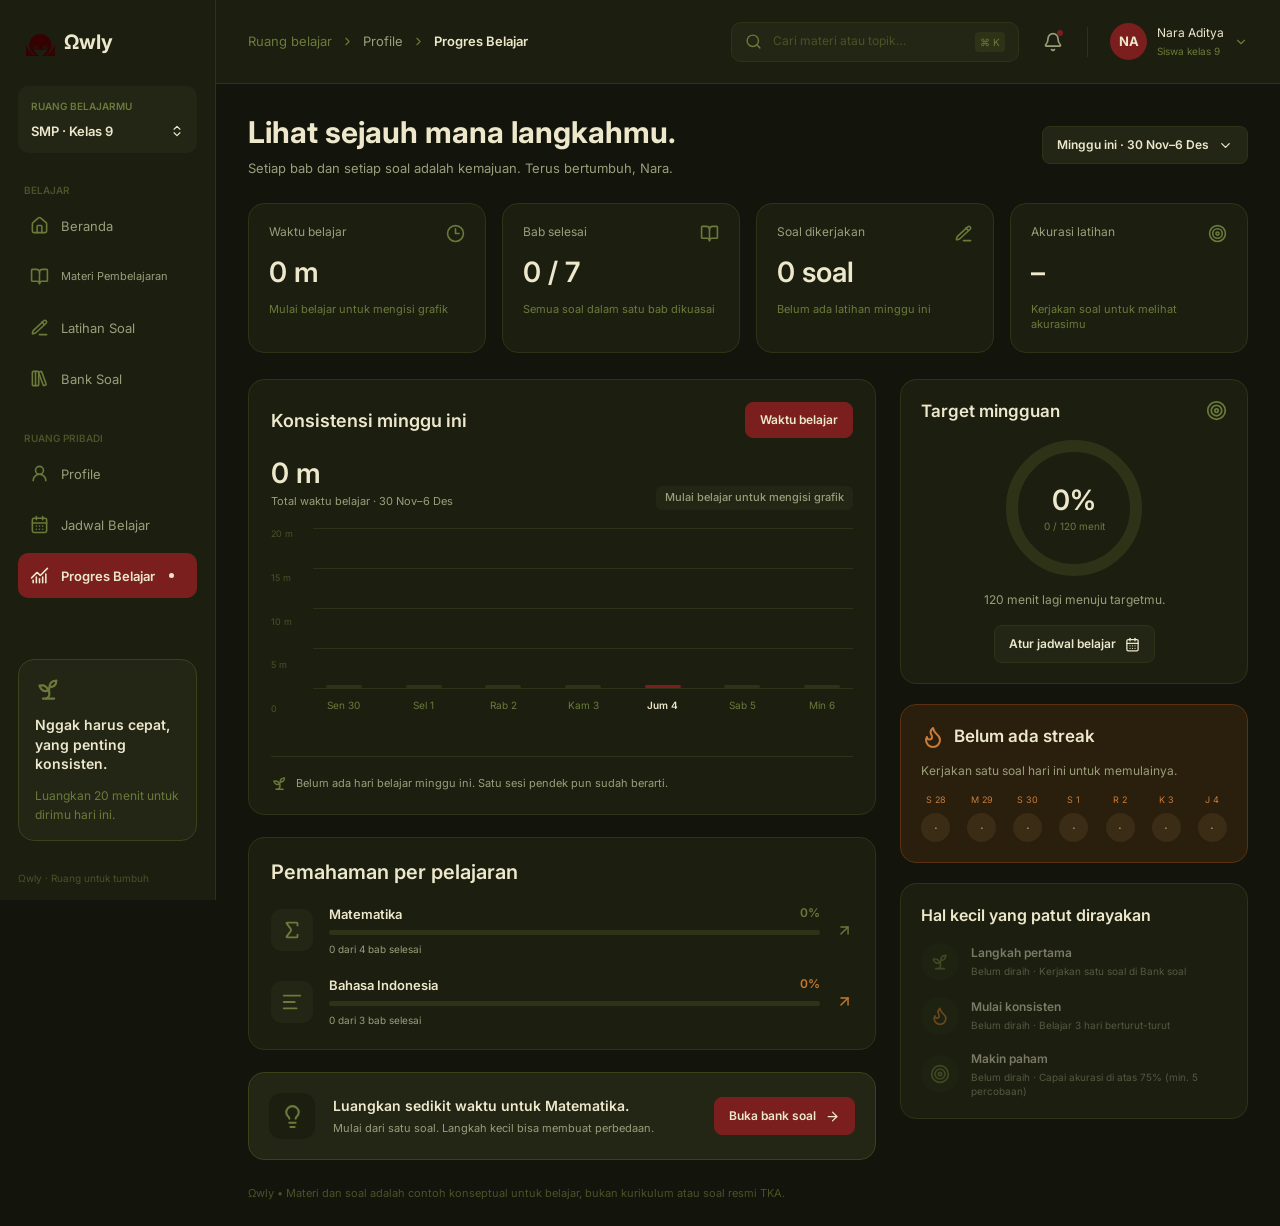
<file: progres.html>
<!DOCTYPE html>
<html lang="id">
<head>
  <meta charset="UTF-8">
  <meta name="viewport" content="width=device-width, initial-scale=1">
  <title>Progres Belajar · Ωwly</title>
  <link rel="preconnect" href="https://fonts.googleapis.com">
  <link rel="preconnect" href="https://fonts.gstatic.com" crossorigin>
  <link href="https://fonts.googleapis.com/css2?family=Inter:wght@400;500;600;700&display=swap" rel="stylesheet">
  <link rel="stylesheet" href="style.css">
</head>
<body>

<!-- Sprite ikon (dipakai ulang lewat <use href="#nama">) -->
<svg width="0" height="0" style="position:absolute" aria-hidden="true">
  <defs>
    <symbol id="house" viewBox="0 0 24 24"><path d="M15 21v-8a1 1 0 0 0-1-1h-4a1 1 0 0 0-1 1v8"/><path d="M3 10a2 2 0 0 1 .709-1.528l7-5.999a2 2 0 0 1 2.582 0l7 5.999A2 2 0 0 1 21 10v9a2 2 0 0 1-2 2H5a2 2 0 0 1-2-2z"/></symbol>
    <symbol id="book-open" viewBox="0 0 24 24"><path d="M12 7v14"/><path d="M3 18a1 1 0 0 1-1-1V4a1 1 0 0 1 1-1h5a4 4 0 0 1 4 4 4 4 0 0 1 4-4h5a1 1 0 0 1 1 1v13a1 1 0 0 1-1 1h-6a3 3 0 0 0-3 3 3 3 0 0 0-3-3z"/></symbol>
    <symbol id="pencil-line" viewBox="0 0 24 24"><path d="M12 21h9"/><path d="M17.376 3.622a1 1 0 0 1 3.002 3.002L7.368 18.635a2 2 0 0 1-.855.506l-2.872.838a.5.5 0 0 1-.62-.62l.838-2.872a2 2 0 0 1 .506-.854z"/><path d="m15 5 3 3"/></symbol>
    <symbol id="library-big" viewBox="0 0 24 24"><rect width="8" height="18" x="3" y="3" rx="1"/><path d="M7 3v18"/><path d="M20.4 18.9c.2.5-.1 1.1-.6 1.3l-1.9.7c-.5.2-1.1-.1-1.3-.6L11.1 5.1c-.2-.5.1-1.1.6-1.3l1.9-.7c.5-.2 1.1.1 1.3.6Z"/></symbol>
    <symbol id="user-round" viewBox="0 0 24 24"><circle cx="12" cy="8" r="5"/><path d="M20 21a8 8 0 0 0-16 0"/></symbol>
    <symbol id="calendar-days" viewBox="0 0 24 24"><path d="M8 2v4"/><path d="M16 2v4"/><rect width="18" height="18" x="3" y="4" rx="2"/><path d="M3 10h18"/><path d="M8 14h.01"/><path d="M12 14h.01"/><path d="M16 14h.01"/><path d="M8 18h.01"/><path d="M12 18h.01"/><path d="M16 18h.01"/></symbol>
    <symbol id="chart" viewBox="0 0 24 24"><path d="M12 16v5"/><path d="M16 14v7"/><path d="M20 10v11"/><path d="m22 3-8.646 8.646a.5.5 0 0 1-.708 0L9.354 8.354a.5.5 0 0 0-.707 0L2 15"/><path d="M4 18v3"/><path d="M8 14v7"/></symbol>
    <symbol id="sprout" viewBox="0 0 24 24"><path d="M7 20h10"/><path d="M10 20c5.5-2.5.8-6.4 3-10"/><path d="M9.5 9.4c1.1.8 1.8 2.2 2.3 3.7-2 .4-3.5.4-4.8-.3-1.2-.6-2.3-1.9-3-4.2 2.8-.5 4.4 0 5.5.8z"/><path d="M14.1 6a7 7 0 0 0-1.1 4c1.9-.1 3.3-.6 4.3-1.4 1-1 1.6-2.3 1.7-4.6-2.7.1-4 1-4.9 2z"/></symbol>
    <symbol id="help" viewBox="0 0 24 24"><circle cx="12" cy="12" r="10"/><path d="M9.09 9a3 3 0 0 1 5.83 1c0 2-3 3-3 3"/><path d="M12 17h.01"/></symbol>
    <symbol id="updown" viewBox="0 0 24 24"><path d="m7 15 5 5 5-5"/><path d="m7 9 5-5 5 5"/></symbol>
    <symbol id="chev-right" viewBox="0 0 24 24"><path d="m9 18 6-6-6-6"/></symbol>
    <symbol id="chev-left" viewBox="0 0 24 24"><path d="m15 18-6-6 6-6"/></symbol>
    <symbol id="chev-down" viewBox="0 0 24 24"><path d="m6 9 6 6 6-6"/></symbol>
    <symbol id="search" viewBox="0 0 24 24"><circle cx="11" cy="11" r="8"/><path d="m21 21-4.3-4.3"/></symbol>
    <symbol id="bell" viewBox="0 0 24 24"><path d="M10.268 21a2 2 0 0 0 3.464 0"/><path d="M3.262 15.326A1 1 0 0 0 4 17h16a1 1 0 0 0 .74-1.673C19.41 13.956 18 12.499 18 8A6 6 0 0 0 6 8c0 4.499-1.411 5.956-2.738 7.326"/></symbol>
    <symbol id="play" viewBox="0 0 24 24"><path d="M6 3l14 9-14 9z"/></symbol>
    <symbol id="arrow-right" viewBox="0 0 24 24"><path d="M5 12h14"/><path d="m12 5 7 7-7 7"/></symbol>
    <symbol id="arrow-up-right" viewBox="0 0 24 24"><path d="M7 7h10v10"/><path d="M7 17 17 7"/></symbol>
    <symbol id="sigma" viewBox="0 0 24 24"><path d="M18 7V5a1 1 0 0 0-1-1H6.5a.5.5 0 0 0-.4.8l4.5 6a2 2 0 0 1 0 2.4l-4.5 6a.5.5 0 0 0 .4.8H17a1 1 0 0 0 1-1v-2"/></symbol>
    <symbol id="align-left" viewBox="0 0 24 24"><path d="M21 5H3"/><path d="M15 12H3"/><path d="M17 19H3"/></symbol>
    <symbol id="plus" viewBox="0 0 24 24"><path d="M5 12h14"/><path d="M12 5v14"/></symbol>
    <symbol id="circle-play" viewBox="0 0 24 24"><circle cx="12" cy="12" r="10"/><path d="M10 8l6 4-6 4z"/></symbol>
    <symbol id="target" viewBox="0 0 24 24"><circle cx="12" cy="12" r="10"/><circle cx="12" cy="12" r="6"/><circle cx="12" cy="12" r="2"/></symbol>
    <symbol id="menu" viewBox="0 0 24 24"><path d="M4 6h16"/><path d="M4 12h16"/><path d="M4 18h16"/></symbol>

    <symbol id="bookmark" viewBox="0 0 24 24"><path d="m19 21-7-4-7 4V5a2 2 0 0 1 2-2h10a2 2 0 0 1 2 2v16z"/></symbol>
    <symbol id="clock" viewBox="0 0 24 24"><circle cx="12" cy="12" r="10"/><path d="M12 6v6h4.5"/></symbol>
    <symbol id="languages" viewBox="0 0 24 24"><path d="m5 8 6 6"/><path d="m4 14 6-6 2-3"/><path d="M2 5h12"/><path d="M7 2h1"/><path d="m22 22-5-10-5 10"/><path d="M14 18h6"/></symbol>
    <symbol id="dices" viewBox="0 0 24 24"><rect width="12" height="12" x="2" y="10" rx="2" ry="2"/><path d="m17.92 14 3.5-3.5a2.24 2.24 0 0 0 0-3l-5-4.92a2.24 2.24 0 0 0-3 0L10 6"/><path d="M6 18h.01"/><path d="M10 14h.01"/><path d="M15 6h.01"/><path d="M18 9h.01"/></symbol>
    <symbol id="sliders" viewBox="0 0 24 24"><path d="M21 4h-7"/><path d="M10 4H3"/><path d="M21 12h-9"/><path d="M8 12H3"/><path d="M21 20h-5"/><path d="M12 20H3"/><path d="M14 2v4"/><path d="M8 10v4"/><path d="M16 18v4"/></symbol>
    <symbol id="lightbulb" viewBox="0 0 24 24"><path d="M15 14c.2-1 .7-1.7 1.5-2.5 1-.9 1.5-2.2 1.5-3.5A6 6 0 0 0 6 8c0 1 .2 2.2 1.5 3.5.7.7 1.3 1.5 1.5 2.5"/><path d="M9 18h6"/><path d="M10 22h4"/></symbol>
    <symbol id="info" viewBox="0 0 24 24"><circle cx="12" cy="12" r="10"/><path d="M12 16v-4"/><path d="M12 8h.01"/></symbol>
    <symbol id="shield" viewBox="0 0 24 24"><path d="M20 13c0 5-3.5 7.5-7.66 8.95a1 1 0 0 1-.67-.01C7.5 20.5 4 18 4 13V6a1 1 0 0 1 1-1c2 0 4.5-1.2 6.24-2.72a1.17 1.17 0 0 1 1.52 0C14.51 3.81 17 5 19 5a1 1 0 0 1 1 1z"/><path d="m9 12 2 2 4-4"/></symbol>
    <symbol id="circle-check" viewBox="0 0 24 24"><circle cx="12" cy="12" r="10"/><path d="m9 12 2 2 4-4"/></symbol>
    <symbol id="check" viewBox="0 0 24 24"><path d="M20 6 9 17l-5-5"/></symbol>
    <symbol id="calendar-check" viewBox="0 0 24 24"><path d="M8 2v4"/><path d="M16 2v4"/><rect width="18" height="18" x="3" y="4" rx="2"/><path d="M3 10h18"/><path d="m9 16 2 2 4-4"/></symbol>
    <symbol id="coffee" viewBox="0 0 24 24"><path d="M10 2v2"/><path d="M14 2v2"/><path d="M16 8a1 1 0 0 1 1 1v8a4 4 0 0 1-4 4H7a4 4 0 0 1-4-4V9a1 1 0 0 1 1-1h14a4 4 0 1 1 0 8h-1"/><path d="M6 2v2"/></symbol>
    <symbol id="ellipsis" viewBox="0 0 24 24"><circle cx="12" cy="12" r="1"/><circle cx="19" cy="12" r="1"/><circle cx="5" cy="12" r="1"/></symbol>
    <symbol id="flame" viewBox="0 0 24 24"><path d="M8.5 14.5A2.5 2.5 0 0 0 11 12c0-1.38-.5-2-1-3-1.072-2.143-.224-4.054 2-6 .5 2.5 2 4.9 4 6.5 2 1.6 3 3.5 3 5.5a7 7 0 1 1-14 0c0-1.153.433-2.294 1-3a2.5 2.5 0 0 0 2.5 2.5z"/></symbol>
  </defs>
</svg>

<div class="app">
  <div class="backdrop" id="backdrop"></div>

  <!-- SIDEBAR: sama di semua halaman. Menu aktif ditandai class "is-active" -->
  <aside class="sidebar" id="sidebar">
    <a href="index.html" class="app-id">
      <img class="app-id__logo" src="logo.svg" alt="" width="29" height="27">
      <span class="app-id__name">Ωwly</span>
    </a>
    <div class="level">
      <p class="eyebrow eyebrow--olive">RUANG BELAJARMU</p>
      <div class="level__row"><span data-grade>SMP · Kelas 9</span><svg class="icon" style="width:14px;height:14px"><use href="#updown"/></svg></div>
    </div>
    <nav class="menu" aria-label="Belajar">
      <p class="eyebrow eyebrow--dim">&nbsp;&nbsp;BELAJAR</p>
      <a href="index.html" class="menu__item"><svg class="icon"><use href="#house"/></svg><span>Beranda</span></a>
      <a href="materi.html" class="menu__item"><svg class="icon"><use href="#book-open"/></svg><span>Materi Pembelajaran</span></a>
      <a href="latihan.html" class="menu__item"><svg class="icon"><use href="#pencil-line"/></svg><span>Latihan Soal</span></a>
      <a href="bank-soal.html" class="menu__item"><svg class="icon"><use href="#library-big"/></svg><span>Bank Soal</span></a>
    </nav>
    <nav class="menu" aria-label="Ruang pribadi">
      <p class="eyebrow eyebrow--dim">&nbsp;&nbsp;RUANG PRIBADI</p>
      <a href="profile.html" class="menu__item"><svg class="icon"><use href="#user-round"/></svg><span>Profile</span></a>
      <a href="jadwal.html" class="menu__item"><svg class="icon"><use href="#calendar-days"/></svg><span>Jadwal Belajar</span></a>
      <a href="progres.html" class="menu__item is-active" aria-current="page"><svg class="icon"><use href="#chart"/></svg><span>Progres Belajar</span><i class="menu__dot"></i></a>
    </nav>
    <div class="sidebar__spacer"></div>
    <div class="reminder">
      <svg class="icon reminder__icon"><use href="#sprout"/></svg>
      <p class="reminder__title">Nggak harus cepat, yang penting konsisten.</p>
      <p class="reminder__text">Luangkan 20 menit untuk dirimu hari ini.</p>
    </div>
    <p class="eyebrow eyebrow--dim" style="font-weight:400">Ωwly · Ruang untuk tumbuh</p>
  </aside>

  <div class="main">
    <!-- BILAH ATAS -->
    <header class="topbar">
      <button class="icon-btn menu-toggle" id="menuToggle" aria-label="Buka menu" aria-expanded="false"><svg class="icon"><use href="#menu"/></svg></button>
      <div class="crumbs"><span class="crumbs__parent">Ruang belajar</span> <svg class="icon" style="width:13px;height:13px"><use href="#chev-right"/></svg> <span class="crumbs__mid">Profile</span> <svg class="icon" style="width:13px;height:13px"><use href="#chev-right"/></svg> <strong>Progres Belajar</strong></div>
      <div class="topbar__actions">
        <label class="search"><svg class="icon"><use href="#search"/></svg><input type="search" id="searchInput" placeholder="Cari materi atau topik…"><kbd>⌘ K</kbd></label>
        <button class="icon-btn bell" aria-label="Notifikasi"><svg class="icon"><use href="#bell"/></svg><i class="bell__dot"></i></button>
        <span class="divider-v"></span>
        <div class="user"><span class="avatar" data-initials>NA</span>
          <div class="user__info"><span data-fullname>Nara Aditya</span><small data-gradeshort>Siswa kelas 9</small></div>
          <svg class="icon" style="width:14px;height:14px"><use href="#chev-down"/></svg>
        </div>
      </div>
    </header>

    <main class="content">
      <section class="page-head">
        <div><h1>Lihat sejauh mana langkahmu.</h1><p>Setiap bab dan setiap soal adalah kemajuan. Terus bertumbuh, <span data-nick>Nara</span>.</p></div>
        <button class="btn-act" type="button"><span>Minggu ini · <span data-weeklabel>12–18 Okt</span></span><svg class="icon"><use href="#chev-down"/></svg></button>
      </section>

      <section class="stats-row stats-row--4">
        <div class="stat"><div class="stat__top"><span>Waktu belajar</span><svg class="icon"><use href="#clock"/></svg></div><div class="stat__value" data-stat="weekTime">0 m</div><div class="stat__note" data-stat="diffLong">Mulai belajar untuk mengisi grafik</div></div>
        <div class="stat"><div class="stat__top"><span>Bab selesai</span><svg class="icon"><use href="#book-open"/></svg></div><div class="stat__value" data-stat="babOf">0 / 7</div><div class="stat__note" data-stat="babNote">Semua soal dalam satu bab dikuasai</div></div>
        <div class="stat"><div class="stat__top"><span>Soal dikerjakan</span><svg class="icon"><use href="#pencil-line"/></svg></div><div class="stat__value" data-stat="attemptedLabel">0 soal</div><div class="stat__note" data-stat="weekTriesNote">Belum ada latihan minggu ini</div></div>
        <div class="stat"><div class="stat__top"><span>Akurasi latihan</span><svg class="icon"><use href="#target"/></svg></div><div class="stat__value" data-stat="accuracy">–</div><div class="stat__note" data-stat="accuracyNote">Kerjakan soal untuk melihat akurasimu</div></div>
      </section>

      <section class="cols">
        <div class="cols__main">
          <div class="chart-card">
            <div class="chart-card__top"><h3>Konsistensi minggu ini</h3>
              <div class="pills"><span class="pill is-active">Waktu belajar</span></div></div>
            <div class="chart-total"><div><b data-stat="weekTime">0 m</b><span>Total waktu belajar · <span data-weeklabel>12–18 Okt</span></span></div><span class="chip" data-stat="diffLong">Mulai belajar untuk mengisi grafik</span></div>
            <div class="plot-wrap">
              <div class="plot-y" id="plotY"></div>
              <div class="plot">
                <i class="plot__line" style="top:0"></i><i class="plot__line" style="top:40px"></i><i class="plot__line" style="top:80px"></i><i class="plot__line" style="top:120px"></i><i class="plot__line" style="top:160px"></i>
                <div class="plot__cols" id="plotCols"></div>
              </div>
            </div>
            <div class="divider"></div>
            <div class="chart-note"><svg class="icon"><use href="#sprout"/></svg><span data-stat="daysNote">Belum ada hari belajar minggu ini.</span></div>
          </div>

          <div class="subj-card">
            <h2 class="sec-title">Pemahaman per pelajaran</h2>
            <a class="subj-row" href="bank-soal.html?subject=mtk" style="--c:#6B7A3A"><span class="ico-box"><svg class="icon"><use href="#sigma"/></svg></span>
              <div class="subj-row__body"><div class="subj-row__top"><b>Matematika</b><span data-subj-pct="mtk">0%</span></div><div class="bar bar--5"><i data-subj-bar="mtk" style="width:0%"></i></div><small data-subj-text="mtk">0 dari 0 bab selesai</small></div><svg class="icon"><use href="#arrow-up-right"/></svg></a>
            <a class="subj-row" href="bank-soal.html?subject=ind" style="--c:#C8792D"><span class="ico-box"><svg class="icon"><use href="#align-left"/></svg></span>
              <div class="subj-row__body"><div class="subj-row__top"><b>Bahasa Indonesia</b><span data-subj-pct="ind">0%</span></div><div class="bar bar--5"><i data-subj-bar="ind" style="width:0%"></i></div><small data-subj-text="ind">0 dari 0 bab selesai</small></div><svg class="icon"><use href="#arrow-up-right"/></svg></a>
          </div>

          <div class="advice">
            <span class="ico-box"><svg class="icon"><use href="#lightbulb"/></svg></span>
            <div class="advice__text"><b data-advice-title>Luangkan sedikit waktu untuk Matematika.</b><span data-advice-text>Mulai dari satu soal.</span></div>
            <a href="bank-soal.html" class="btn-act btn-act--red" data-advice-link><span>Buka bank soal</span><svg class="icon"><use href="#arrow-right"/></svg></a>
          </div>
        </div>

        <aside class="cols__side">
          <div class="target-card">
            <div class="target-card__top"><span>Target mingguan</span><svg class="icon"><use href="#target"/></svg></div>
            <div class="ring">
              <svg viewBox="0 0 136 136" aria-hidden="true">
                <circle cx="68" cy="68" r="62" fill="none" stroke="#2E3318" stroke-width="12"/>
                <circle cx="68" cy="68" r="62" fill="none" stroke="#6B7A3A" stroke-width="12" stroke-linecap="round" id="ringArc" stroke-dasharray="0 389.6"/>
              </svg>
              <div class="ring__text"><b data-stat="targetPctText">0%</b><span data-stat="targetText">0 / 120 menit</span></div>
            </div>
            <p data-stat="remainText">120 menit lagi menuju targetmu.</p>
            <a href="jadwal.html" class="btn-act"><span>Atur jadwal belajar</span><svg class="icon"><use href="#calendar-days"/></svg></a>
          </div>

          <div class="streak-card">
            <div class="streak-card__title"><svg class="icon"><use href="#flame"/></svg><span data-stat="streakTitle">Belum ada streak</span></div>
            <p data-stat="streakSub">Kerjakan satu soal hari ini untuk memulainya.</p>
            <div class="streak-days" id="streakDays"></div>
          </div>

          <div class="badges">
            <h3>Hal kecil yang patut dirayakan</h3>
            <div class="badge-row is-locked" data-badge="first"><span class="ico-box" style="color:#6B7A3A"><svg class="icon"><use href="#sprout"/></svg></span><div><b>Langkah pertama</b><span data-badge-text>Bab pertamamu selesai</span></div></div>
            <div class="badge-row is-locked" data-badge="streak"><span class="ico-box" style="color:#C8792D"><svg class="icon"><use href="#flame"/></svg></span><div><b>Mulai konsisten</b><span data-badge-text>5 hari belajar berturut-turut</span></div></div>
            <div class="badge-row is-locked" data-badge="acc"><span class="ico-box" style="color:#6B7A3A"><svg class="icon"><use href="#target"/></svg></span><div><b>Makin paham</b><span data-badge-text>Akurasi latihan di atas 75%</span></div></div>
          </div>
        </aside>
      </section>

      <p class="disclaimer">Ωwly • Materi dan soal adalah contoh konseptual untuk belajar, bukan kurikulum atau soal resmi TKA.</p>
    </main>
  </div>
</div>

<script src="soal.js"></script>
<script src="progress.js"></script>
<script src="script.js"></script>
</body>
</html>
</file>
<file: style.css>
/* =========================================================
   style.css — Ωwly (halaman Beranda)
   Semua warna ada di :root. Ubah di sana untuk mengganti tema.
   ========================================================= */

:root {
  /* Latar & permukaan */
  --bg:        #13150C;   /* latar halaman */
  --surface-1: #1C1F10;   /* sidebar, bilah atas, kartu */
  --surface-2: #232615;   /* kartu dalam, input */
  --border:    #2E3318;   /* garis tepi umum */
  --border-2:  #3A4219;   /* garis tepi kartu pengingat */

  /* Hijau zaitun */
  --olive:     #6B7A3A;
  --olive-dim: #4A5228;

  /* Teks */
  --text:      #EDE8CC;
  --muted:     #9A9E7A;

  /* Merah (aksen utama) */
  --red:       #7A1E1E;
  --red-track: #5C1515;
  --sand:      #C9A898;   /* teks di atas merah */
  --gold:      #C9B46A;

  /* Oranye */
  --orange:    #C87C3A;
  --orange-bg: #2A1E0D;
  --orange-bd: #5C3010;

  /* Ungu */
  --purple:    #9B7FC7;

  --font: "Inter", system-ui, -apple-system, "Segoe UI", sans-serif;
  --sidebar-w: 216px;
}

*, *::before, *::after { box-sizing: border-box; }
html { -webkit-text-size-adjust: 100%; }
body {
  margin: 0; background: var(--bg); color: var(--text);
  font-family: var(--font); font-weight: 400; font-size: 13px; line-height: 1.4;
}
a { color: inherit; text-decoration: none; }
h1, h2, h3, p { margin: 0; }
ul { list-style: none; margin: 0; padding: 0; }
button { font: inherit; color: inherit; cursor: pointer; }
b, strong { font-weight: 600; }
:focus-visible { outline: 2px solid var(--gold); outline-offset: 2px; }

/* Ikon (garis, mengikuti warna teks) */
.icon {
  width: 19px; height: 19px; flex: none;
  fill: none; stroke: currentColor; stroke-width: 2;
  stroke-linecap: round; stroke-linejoin: round;
}
.icon-btn { background: none; border: 0; padding: 0; display: grid; place-items: center; }

/* Label kecil huruf besar */
.eyebrow { font-size: 10px; font-weight: 600; }
.eyebrow--olive { color: var(--olive); }
.eyebrow--dim   { color: var(--olive-dim); white-space: pre; }

/* ---------- Kerangka ---------- */
.app { display: flex; min-height: 100vh; }
.main { flex: 1; min-width: 0; display: flex; flex-direction: column; }

/* ---------- Sidebar ---------- */
.sidebar {
  width: var(--sidebar-w); flex: none;
  background: var(--surface-1); border-right: 1px solid var(--border);
  padding: 28px 18px 24px;
  display: flex; flex-direction: column; gap: 30px;
  position: sticky; top: 0; height: 100vh; overflow-y: auto;
}
.sidebar__spacer { flex: 1; min-height: 1px; }

.app-id { display: flex; align-items: center; gap: 9px; padding-left: 8px; }
.app-id__logo { width: 29px; height: 27px; object-fit: contain; }
.app-id__name { font-size: 20px; font-weight: 700; }

.level { background: var(--surface-2); border-radius: 10px; padding: 13px; display: flex; flex-direction: column; gap: 9px; }
.level__row { display: flex; justify-content: space-between; align-items: center; font-size: 13px; font-weight: 600; }

.menu { display: flex; flex-direction: column; gap: 6px; }
.menu__item {
  height: 45px; padding: 0 12px; border-radius: 10px;
  display: flex; align-items: center; gap: 12px;
  color: var(--muted); font-size: 13px;
  transition: background .15s, color .15s;
}
.menu__item .icon { color: var(--olive); }
.menu__item:hover { background: var(--surface-2); color: var(--text); }
.menu__item.is-active { background: var(--red); color: var(--text); font-weight: 600; }
.menu__item.is-active .icon { color: var(--text); }
.menu__dot { width: 5px; height: 5px; border-radius: 50%; background: var(--text); margin-left: 2px; }

.reminder {
  background: var(--surface-2); border: 1px solid var(--border-2); border-radius: 16px;
  padding: 16px; display: flex; flex-direction: column; gap: 12px;
}
.reminder__icon { width: 27px; height: 27px; color: var(--olive); }
.reminder__title { font-size: 14px; font-weight: 600; line-height: 1.4; }
.reminder__text  { font-size: 12px; color: var(--olive); line-height: 1.6; }

.help { display: flex; align-items: center; gap: 10px; padding: 10px; font-size: 12px; color: var(--muted); }
.help .icon { width: 18px; height: 18px; color: var(--olive); }

/* ---------- Bilah atas ---------- */
.topbar {
  height: 84px; padding: 0 32px;
  background: var(--surface-1); border-bottom: 1px solid var(--border);
  display: flex; align-items: center; justify-content: space-between; gap: 16px;
  position: sticky; top: 0; z-index: 5;
}
.crumbs { display: flex; align-items: center; gap: 9px; font-size: 13px; }
.crumbs__parent { color: var(--olive); }
.crumbs .icon { color: var(--olive); }
.menu-toggle { display: none; width: 40px; height: 40px; border-radius: 10px; border: 1px solid var(--border); background: var(--surface-2); }

.topbar__actions { display: flex; align-items: center; gap: 22px; }
.search {
  width: 288px; height: 40px; padding: 0 13px; border-radius: 10px;
  background: var(--surface-2); border: 1px solid var(--border);
  display: flex; align-items: center; gap: 9px;
}
.search .icon { width: 17px; height: 17px; color: var(--olive); }
.search input { flex: 1; min-width: 0; background: none; border: 0; outline: 0; color: var(--text); font: inherit; font-size: 12px; }
.search input::placeholder { color: var(--olive-dim); }
.search:focus-within { border-color: var(--olive); }
.search kbd { font-family: inherit; font-size: 10px; color: var(--olive); background: var(--border); padding: 3px 5px; border-radius: 4px; }

.bell { position: relative; color: var(--muted); width: 24px; height: 26px; }
.bell .icon { width: 20px; height: 20px; }
.bell__dot { position: absolute; top: 1px; right: 2px; width: 6px; height: 6px; border-radius: 50%; background: var(--red); }
.divider-v { width: 1px; height: 30px; background: var(--border); }

.user { display: flex; align-items: center; gap: 10px; color: var(--olive); }
.avatar { width: 37px; height: 37px; border-radius: 50%; background: var(--red); color: var(--text); display: grid; place-items: center; font-weight: 700; font-size: 13px; }
.user__info { display: flex; flex-direction: column; gap: 3px; }
.user__info span { color: var(--text); font-size: 12px; }
.user__info small { font-size: 10px; color: var(--olive); }

/* ---------- Isi ---------- */
.content { padding: 30px 32px 24px; display: flex; flex-direction: column; gap: 26px; }

.greeting { display: flex; align-items: center; justify-content: space-between; gap: 16px; flex-wrap: wrap; }
.greeting h1 { font-size: 30px; font-weight: 700; margin-bottom: 8px; }
.greeting p { font-size: 14px; color: var(--muted); }
.streak {
  background: #2E1A0A; border: 1px solid var(--orange-bd); color: var(--orange);
  border-radius: 100px; padding: 10px 14px; font-size: 13px; font-weight: 600; white-space: nowrap;
}

/* Dua kolom: kiri fleksibel, kanan 348px */
.layout { display: flex; gap: 24px; align-items: flex-start; }
.col-main { flex: 1; min-width: 0; display: flex; flex-direction: column; gap: 26px; }
.col-side { width: 348px; flex: none; display: flex; flex-direction: column; gap: 20px; }

/* Baris label kiri–kanan (dipakai di banyak tempat) */
.row { display: flex; justify-content: space-between; align-items: flex-start; }
.row--small { font-size: 10px; }

/* Bar progres */
.bar { height: 4px; background: var(--border); border-radius: 100px; overflow: hidden; }
.bar i { display: block; height: 100%; border-radius: 100px; background: var(--c, var(--olive)); }
.bar--thick { height: 5px; }
.bar--resume { height: 5px; background: var(--red-track); }
.bar--resume i { background: var(--gold); }
.bar--goal { height: 5px; background: #3D2510; }
.bar--goal i { background: var(--orange); }

/* ---------- Kartu "Lanjutkan belajar" ---------- */
.resume {
  background: var(--red); border-radius: 20px; padding: 24px; min-height: 234px;
  display: flex; align-items: center; gap: 12px;
}
.resume__text { flex: 1; min-width: 0; display: flex; flex-direction: column; gap: 13px; }
.resume__label { display: flex; align-items: center; gap: 8px; font-size: 10px; font-weight: 600; color: var(--sand); }
.resume h2 { font-size: 25px; font-weight: 600; line-height: 1.2; }
.resume__meta { font-size: 12px; color: var(--sand); margin-top: -6px; }
.resume__progress { width: min(340px, 100%); display: flex; flex-direction: column; gap: 7px; font-size: 11px; }
.resume__progress .row span { color: var(--sand); }
.resume__actions { display: flex; align-items: center; gap: 12px; flex-wrap: wrap; }
.resume__eta { font-size: 11px; color: var(--sand); }
.resume__art { width: 215px; height: 180px; flex: none; }

.btn-cream {
  height: 36px; padding: 0 14px; border-radius: 10px; background: var(--text); color: var(--red);
  display: inline-flex; align-items: center; gap: 10px; font-size: 12px; font-weight: 600;
  transition: filter .15s;
}
.btn-cream:hover { filter: brightness(.94); }

/* ---------- Blok & judul bagian ---------- */
.block { display: flex; flex-direction: column; gap: 16px; }
.block__head { display: flex; align-items: center; justify-content: space-between; gap: 12px; }
.block__head h2 { font-size: 20px; font-weight: 600; }
.link { display: inline-flex; align-items: center; gap: 6px; font-size: 12px; font-weight: 600; color: var(--olive); white-space: nowrap; }
.link:hover { color: var(--text); }

/* ---------- Kartu mata pelajaran ---------- */
.subjects { display: grid; grid-template-columns: repeat(2, 1fr); gap: 14px; }
.subject {
  --c: var(--olive);
  background: var(--surface-1); border: 1px solid var(--border); border-radius: 16px; overflow: hidden;
  display: flex; flex-direction: column; transition: border-color .15s;
}
.subject:hover { border-color: var(--c); }
.subject__cover { height: 88px; padding: 0 16px; display: flex; align-items: center; justify-content: space-between; }
.subject__count { font-size: 11px; font-weight: 600; color: var(--c); }
.subject__body { padding: 16px; display: flex; flex-direction: column; gap: 11px; }
.subject__title { display: flex; align-items: center; justify-content: space-between; gap: 8px; }
.subject__title b { font-size: 15px; }
.subject__title .icon { width: 15px; height: 15px; color: var(--c); }
.subject__body > p { font-size: 11px; color: var(--muted); line-height: 1.5; }
.subject .row--small { color: var(--muted); }
.subject .row--small b { color: var(--c); }

/* ---------- Daftar latihan ---------- */
.practice { background: var(--surface-1); border: 1px solid var(--border); border-radius: 16px; overflow: hidden; }
.practice__row { display: flex; align-items: center; gap: 14px; padding: 16px; }
.practice__row + .practice__row { border-top: 1px solid var(--border); }
.practice__icon { width: 44px; height: 44px; border-radius: 12px; display: grid; place-items: center; flex: none; }
.practice__icon .icon { width: 22px; height: 22px; }
.practice__info { flex: 1; min-width: 0; display: flex; flex-direction: column; gap: 6px; }
.practice__info b { font-size: 13px; }
.practice__info span { font-size: 11px; color: var(--olive); white-space: pre-wrap; }
.chip { background: var(--surface-2); color: var(--muted); font-size: 10px; padding: 5px 9px; border-radius: 6px; }
.btn-outline {
  border: 1px solid var(--border); border-radius: 8px; padding: 8px 12px;
  display: inline-flex; align-items: center; gap: 8px; font-size: 11px; font-weight: 600; color: var(--olive);
  transition: border-color .15s, color .15s;
}
.btn-outline:hover { border-color: var(--olive); color: var(--text); }

/* ---------- Panel kanan ---------- */
.panel {
  background: var(--surface-1); border: 1px solid var(--border); border-radius: 16px; padding: 22px;
  display: flex; flex-direction: column; gap: 19px;
}
.panel__head { display: flex; align-items: center; justify-content: space-between; }
.panel__head h3 { font-size: 17px; font-weight: 600; }
.panel__go { color: var(--olive); display: grid; }
.panel__go .icon { width: 17px; height: 17px; }
.period { font-size: 11px; color: var(--muted); }
.period small { font-size: 10px; color: var(--olive); }

.total { display: flex; align-items: baseline; gap: 8px; }
.total p { font-size: 18px; font-weight: 500; }
.total p b { font-size: 30px; font-weight: 700; }
.total small { font-size: 10px; font-weight: 600; color: var(--olive); }

/* Grafik batang */
.chart { height: 104px; display: flex; align-items: flex-end; justify-content: space-between; }
.chart__day { width: 29px; height: 104px; display: flex; flex-direction: column; align-items: center; justify-content: flex-end; gap: 9px; font-size: 10px; color: var(--olive); }
.chart__col { height: 80px; display: flex; align-items: flex-end; }
.chart__col i { width: 24px; border-radius: 5px; background: var(--border-2); }
.chart__day.is-today { font-weight: 700; }
.chart__day.is-today i { background: var(--olive); }
.chart__day.is-empty { color: var(--olive-dim); }
.chart__day.is-empty i { background: var(--border); }

.target { display: flex; flex-direction: column; gap: 8px; }
.target .t-muted { color: var(--muted); }
.target b { color: var(--text); }
.target .bar i { background: var(--olive); }

.stats { border-top: 1px solid var(--border); padding-top: 15px; display: flex; gap: 20px; }
.stats > div { flex: 1; min-width: 0; display: flex; flex-direction: column; gap: 4px; }
.stats b { font-size: 20px; font-weight: 600; }
.stats small { font-size: 11px; color: var(--olive); }
.stats small.pct { font-size: 13px; color: var(--text); font-weight: 600; }
.stats span { font-size: 10px; color: var(--olive); }
.stats__sep { width: 1px; height: 37px; background: var(--border); }

/* Jadwal */
.panel .add-btn { width: 26px; height: 26px; border-radius: 7px; border: 0; background: var(--surface-2); display: grid; place-items: center; color: var(--text); }
.add-btn .icon { width: 16px; height: 16px; }
.cal-nav { align-items: center; font-size: 12px; }
.cal-nav span { display: flex; gap: 15px; color: var(--muted); }
.cal-nav .icon { width: 14px; height: 14px; }

.week { display: flex; justify-content: space-between; gap: 4px; }
.day {
  width: 34px; height: 61px; border-radius: 10px; border: 0; background: var(--surface-1);
  display: flex; flex-direction: column; align-items: center; justify-content: center; gap: 10px;
  transition: background .15s;
}
.day:hover { background: var(--surface-2); }
.day small { font-size: 10px; color: var(--olive); }
.day b { font-size: 12px; color: var(--muted); }
.day.is-active { background: var(--red); }
.day.is-active small { color: var(--sand); }
.day.is-active b { color: var(--text); }

.agenda-label b { color: var(--text); font-size: 11px; }
.agenda-label span { color: var(--olive); }
.agenda { display: flex; flex-direction: column; gap: 18px; }
.agenda li { display: flex; align-items: center; gap: 11px; }
.agenda time { width: 34px; flex: none; font-size: 10px; font-weight: 600; color: var(--olive); }
.agenda li > i { width: 3px; height: 35px; border-radius: 2px; flex: none; }
.agenda li > div { flex: 1; min-width: 0; display: flex; flex-direction: column; gap: 5px; }
.agenda li b { font-size: 12px; }
.agenda li span { font-size: 10px; color: var(--olive); }
.agenda__play { color: var(--olive); }

.btn-wide {
  height: 35px; border: 1px solid var(--border); border-radius: 8px;
  display: grid; place-items: center; font-size: 11px; font-weight: 600; color: var(--olive);
  transition: border-color .15s, color .15s;
}
.btn-wide:hover { border-color: var(--olive); color: var(--text); }

/* Target harian */
.goal { background: var(--orange-bg); border: 1px solid var(--orange-bd); border-radius: 16px; padding: 20px; display: flex; flex-direction: column; gap: 12px; }
.goal__row { display: flex; align-items: center; gap: 12px; }
.goal__row .icon { width: 23px; height: 23px; color: var(--orange); }
.goal__row div { display: flex; flex-direction: column; gap: 5px; }
.goal__row p { font-size: 12px; }
.goal__row span { font-size: 11px; color: var(--orange); }

.disclaimer { font-size: 11px; color: var(--olive-dim); }

/* Lapisan gelap untuk menu HP */
.backdrop { display: none; }

/* =========================================================
   RESPONSIVE
   ========================================================= */

/* Laptop kecil / tablet landscape: kolom kanan pindah ke bawah, jadi 2 kolom */
@media (max-width: 1180px) {
  .layout { flex-direction: column; }
  .col-side { width: 100%; display: grid; grid-template-columns: 1fr 1fr; align-items: start; }
  .goal { grid-column: 1 / -1; }
}

/* Tablet / HP: sidebar jadi menu geser */
@media (max-width: 900px) {
  .menu-toggle { display: grid; }
  .sidebar {
    position: fixed; left: 0; top: 0; z-index: 20; height: 100%;
    transform: translateX(-100%); transition: transform .25s ease;
  }
  .sidebar.is-open { transform: none; }
  .backdrop { position: fixed; inset: 0; z-index: 15; background: rgba(0,0,0,.55); }
  body.menu-open .backdrop { display: block; }

  .topbar { padding: 0 20px; }
  .crumbs { margin-right: auto; margin-left: 12px; }
  .search { width: 220px; }
  .user__info { display: none; }
  .content { padding: 24px 20px 24px; }
  .subjects { grid-template-columns: repeat(2, 1fr); }
}

@media (max-width: 680px) {
  .topbar { height: 68px; gap: 10px; }
  .crumbs__parent, .crumbs > .icon { display: none; }
  .search, .divider-v { display: none; }
  .topbar__actions { gap: 14px; }

  .greeting h1 { font-size: 24px; }
  .col-side { grid-template-columns: 1fr; }

  .resume { padding: 20px; flex-direction: column; align-items: flex-start; }
  .resume__art { align-self: center; width: 180px; height: auto; }
  .resume h2 { font-size: 22px; }

  .subjects { grid-template-columns: 1fr; }
  .block__head h2 { font-size: 18px; }

  .practice__row { flex-wrap: wrap; }
  .practice__info { flex: 1 1 calc(100% - 60px); }
  .practice__row .chip { margin-left: 58px; }
  .practice__row .btn-outline { margin-left: auto; }
}

@media (prefers-reduced-motion: reduce) { * { transition: none !important; } }

/* ===== Menu "Materi Pembelajaran": teks lebih kecil agar muat satu baris (sesuai Figma) ===== */
.menu__item[href="materi.html"] span { font-size: 11px; }


/* =========================================================
   KOMPONEN BERSAMA UNTUK HALAMAN LAIN
   (Materi, Latihan, Bank Soal, Profile, Jadwal, Progres)
   ========================================================= */

/* Ikon siap pakai di tombol/kartu */
.icon-15 { width: 15px; height: 15px; }

/* ---------- Judul halaman ---------- */
.page-head { display: flex; align-items: center; justify-content: space-between; gap: 16px; flex-wrap: wrap; }
.page-head h1 { font-size: 30px; font-weight: 700; line-height: 1.25; margin-bottom: 7px; }
.page-head p { font-size: 13px; color: var(--muted); }
.crumbs__mid { color: var(--muted); }
.crumbs strong { font-weight: 600; }
.sec-title { font-size: 20px; font-weight: 600; line-height: 1.25; }

/* ---------- Tata letak dua kolom (kiri fleksibel, kanan 348px) ---------- */
.cols { display: flex; gap: 24px; align-items: flex-start; }
.cols__main { flex: 1; min-width: 0; display: flex; flex-direction: column; gap: 22px; }
.cols__side { width: 348px; flex: none; display: flex; flex-direction: column; gap: 20px; }
.cols__side--wide { width: 388px; }

/* ---------- Kotak umum ---------- */
.box { background: var(--surface-1); border: 1px solid var(--border); border-radius: 16px; padding: 20px; }
.box--alt { background: var(--surface-2); }
.divider { height: 1px; background: var(--border); width: 100%; flex: none; }

/* ---------- Tombol ---------- */
.btn-act {
  height: 38px; padding: 0 14px; border-radius: 8px; border: 1px solid var(--border);
  background: var(--surface-2); color: var(--text); font: inherit; font-size: 12px; font-weight: 600;
  display: inline-flex; align-items: center; justify-content: center; gap: 9px; cursor: pointer;
  white-space: nowrap; transition: border-color .15s, filter .15s;
}
.btn-act:hover { border-color: var(--olive); }
.btn-act--red { background: var(--red); border-color: var(--red); }
.btn-act--red:hover { filter: brightness(1.1); border-color: var(--red); }
.btn-act--cream { background: var(--text); border-color: var(--text); color: var(--red); }
.btn-act .icon { width: 15px; height: 15px; }

/* ---------- Pil filter ---------- */
.pills { display: flex; gap: 8px; flex-wrap: wrap; }
.pill {
  height: 36px; padding: 0 14px; border-radius: 8px; border: 1px solid var(--border);
  background: var(--surface-1); color: var(--muted); font: inherit; font-size: 12px;
  display: inline-flex; align-items: center; cursor: pointer; transition: border-color .15s;
}
.pill:hover { border-color: var(--olive); }
.pill.is-active { background: var(--red); border-color: var(--red); color: var(--text); font-weight: 600; }

/* ---------- Kolom pencarian & pilihan ---------- */
.field-search {
  height: 40px; padding: 0 13px; border-radius: 10px; background: var(--surface-2); border: 1px solid var(--border);
  display: flex; align-items: center; gap: 9px; width: 260px; max-width: 100%;
}
.field-search:focus-within { border-color: var(--olive); }
.field-search .icon { width: 16px; height: 16px; color: var(--olive); }
.field-search input { flex: 1; min-width: 0; background: none; border: 0; outline: 0; color: var(--text); font: inherit; font-size: 12px; }
.field-search input::placeholder { color: var(--olive-dim); }

.select, .input {
  width: 100%; height: 40px; padding: 0 12px; border-radius: 8px; border: 1px solid var(--border);
  background-color: var(--surface-2); color: var(--text); font: inherit; font-size: 12px;
}
.input { height: 44px; padding: 0 14px; font-size: 13px; }
.input:focus, .select:focus { outline: 0; border-color: var(--olive); }
.select {
  appearance: none; -webkit-appearance: none; cursor: pointer; padding-right: 34px;
  background-image: url("data:image/svg+xml,%3Csvg xmlns='http://www.w3.org/2000/svg' width='15' height='15' viewBox='0 0 24 24' fill='none' stroke='%239A9E7A' stroke-width='2' stroke-linecap='round' stroke-linejoin='round'%3E%3Cpath d='m6 9 6 6 6-6'/%3E%3C/svg%3E");
  background-repeat: no-repeat; background-position: right 12px center;
}
.select--btn { width: auto; height: 38px; font-weight: 600; padding-left: 14px; }
.select option { background: var(--surface-2); }

/* ---------- Kartu angka ---------- */
.stats-row { display: grid; gap: 16px; }
.stats-row--3 { grid-template-columns: repeat(3, 1fr); }
.stats-row--4 { grid-template-columns: repeat(4, 1fr); }
.stat { background: var(--surface-1); border: 1px solid var(--border); border-radius: 16px; padding: 20px; display: flex; flex-direction: column; gap: 12px; min-width: 0; }
.stat__top { display: flex; justify-content: space-between; align-items: flex-start; font-size: 12px; color: var(--muted); }
.stat__top .icon { width: 19px; height: 19px; color: var(--olive); }
.stat__value { font-size: 28px; font-weight: 600; line-height: 1.25; }
.stat__note { font-size: 11px; color: var(--olive); }

/* ---------- Bar progres berwarna ---------- */
.bar--c i { background: var(--c, var(--olive)); }
.bar--5 { height: 5px; }

/* ---------- Ikon kotak ---------- */
.ico-box { display: grid; place-items: center; flex: none; border-radius: 12px; background: var(--surface-2); color: var(--olive); }

/* =========================================================
   MATERI PEMBELAJARAN
   ========================================================= */
.top-pair { display: flex; gap: 24px; align-items: stretch; }
.top-pair .resume { flex: 1; min-height: 205px; }
.resume--sm .resume__art { width: 185px; height: 145px; }
.resume--sm .resume__progress { width: min(340px, 100%); }
.resume--sm .bar--resume { background: var(--border); }
.summary-card { width: 348px; flex: none; display: flex; flex-direction: column; gap: 15px; background: var(--surface-1); border: 1px solid var(--border); border-radius: 16px; padding: 20px; }
.summary-card h3 { font-size: 16px; font-weight: 600; }
.summary-card > p { font-size: 12px; color: var(--muted); }
.summary-card .bar i { background: var(--olive); }
.summary-card__nums { display: flex; justify-content: space-between; }
.summary-card__nums b { display: block; font-size: 23px; font-weight: 600; line-height: 1.25; }
.summary-card__nums span { font-size: 11px; color: var(--olive); }

.filter-row { display: flex; align-items: center; justify-content: space-between; gap: 12px; flex-wrap: wrap; }

.chapters { display: grid; grid-template-columns: repeat(3, 1fr); gap: 16px; }
.chapter { --c: var(--olive); --bg: var(--surface-2); background: var(--surface-1); border: 1px solid var(--border); border-radius: 16px; overflow: hidden; display: flex; flex-direction: column; transition: border-color .15s; }
.chapter:hover { border-color: var(--c); }
.chapter__head { height: 74px; padding: 0 20px; background: var(--bg); display: flex; align-items: center; justify-content: space-between; color: var(--c); }
.chapter__sym { display: flex; align-items: center; gap: 12px; font-size: 33px; font-weight: 600; line-height: 1; }
.chapter__sym i { width: 30px; height: 2px; background: var(--c); }
.chapter__no { font-size: 10px; font-weight: 600; }
.chapter__body { padding: 16px; display: flex; flex-direction: column; gap: 8px; }
.chapter__subj { display: flex; justify-content: space-between; align-items: flex-start; font-size: 11px; font-weight: 500; color: var(--c); }
.chapter__title { font-size: 16px; font-weight: 600; line-height: 1.5; }
.chapter__desc { font-size: 11px; color: var(--muted); }
.chapter__meta { display: flex; justify-content: space-between; font-size: 10px; color: var(--muted); }
.chapter__meta b { font-weight: 500; color: var(--c); }
.chapter .bar i { background: var(--c); }
.list-foot { display: flex; align-items: center; justify-content: space-between; gap: 12px; flex-wrap: wrap; font-size: 11px; color: var(--olive); }

/* Penanda (bookmark) */
.bm { background: none; border: 0; padding: 0; color: var(--olive); cursor: pointer; display: grid; }
.bm .icon { width: 15px; height: 15px; }
.bm.is-saved { color: var(--gold); }
.bm.is-saved .icon { fill: currentColor; }

/* =========================================================
   LATIHAN SOAL
   ========================================================= */
.rec-banner { background: var(--red); border-radius: 20px; padding: 24px; display: flex; align-items: center; gap: 26px; min-height: 144px; }
.rec-banner__icon { width: 76px; height: 76px; border-radius: 18px; background: #8c302a; display: grid; place-items: center; flex: none; color: var(--text); }
.rec-banner__icon .icon { width: 38px; height: 38px; stroke-width: 1.5; }
.rec-banner__text { flex: 1; min-width: 0; display: flex; flex-direction: column; gap: 7px; }
.rec-banner__text small { font-size: 10px; font-weight: 600; color: #d6aaa0; }
.rec-banner__text h2 { font-size: 23px; font-weight: 600; line-height: 1.25; }
.rec-banner__text p { font-size: 12px; color: #d6aaa0; }
.rec-banner .btn-act { height: 38px; padding: 0 16px; }

.exlist { background: var(--surface-1); border: 1px solid var(--border); border-radius: 16px; overflow: hidden; }
.exrow { display: flex; align-items: center; gap: 14px; padding: 16px; border-bottom: 1px solid var(--border); }
.exrow:last-child { border-bottom: 0; }
.exrow[hidden] { display: none; }
.exrow__icon { width: 44px; height: 44px; border-radius: 12px; display: grid; place-items: center; flex: none; background: var(--surface-2); color: var(--olive); }
.exrow__icon .icon { width: 22px; height: 22px; }
.exrow__info { flex: 1; min-width: 0; display: flex; flex-direction: column; gap: 4px; }
.exrow__info b { font-size: 13px; font-weight: 600; }
.exrow__info span { font-size: 11px; color: var(--olive); }
.chip { padding: 4px 9px; font-weight: 500; }
.chip--amber  { background: var(--orange-bg); color: var(--orange); }
.chip--purple { background: #261D32; color: #A383CF; }

.hist { background: var(--surface-1); border: 1px solid var(--border); border-radius: 16px; padding: 18px; display: flex; flex-direction: column; gap: 12px; }
.hist__row { display: flex; align-items: center; gap: 16px; }
.hist__score { width: 46px; height: 46px; border-radius: 10px; background: var(--surface-2); display: grid; place-items: center; font-size: 19px; font-weight: 600; flex: none; }
.hist__info { flex: 1; min-width: 0; display: flex; flex-direction: column; gap: 3px; }
.hist__info b { font-size: 13px; font-weight: 600; }
.hist__info span { font-size: 11px; color: var(--muted); }

.form-card { display: flex; flex-direction: column; gap: 18px; background: var(--surface-1); border: 1px solid var(--border); border-radius: 16px; padding: 20px; }
.form-card .icon.big { width: 24px; height: 24px; color: var(--olive); }
.form-card h3 { font-size: 18px; font-weight: 600; }
.form-card > p { font-size: 12px; color: var(--muted); }
.field { display: flex; flex-direction: column; gap: 7px; }
.field > label, .field > span { font-size: 11px; color: var(--muted); }
.form-card .time { display: flex; align-items: center; gap: 8px; font-size: 11px; color: var(--muted); }
.form-card .time .icon { width: 16px; height: 16px; color: var(--olive); }
.tip-card { background: var(--orange-bg); border: 1px solid var(--orange-bd); border-radius: 16px; padding: 20px; display: flex; flex-direction: column; gap: 12px; }
.tip-card .icon { width: 23px; height: 23px; color: var(--orange); }
.tip-card b { font-size: 14px; font-weight: 600; }
.tip-card p { font-size: 12px; color: var(--muted); }

/* =========================================================
   BANK SOAL
   ========================================================= */
.collection { display: flex; align-items: center; gap: 36px; background: var(--surface-2); border: 1px solid var(--border); border-radius: 16px; padding: 24px; min-height: 105px; }
.collection__icon { width: 58px; height: 58px; border-radius: 14px; background: var(--surface-1); display: grid; place-items: center; flex: none; color: var(--olive); }
.collection__icon .icon { width: 30px; height: 30px; }
.collection__total { width: 244px; display: flex; flex-direction: column; gap: 3px; }
.collection__total b { font-size: 28px; font-weight: 600; line-height: 1.25; }
.collection__total span { font-size: 11px; color: var(--muted); }
.collection__sep { width: 1px; height: 48px; background: var(--border); }
.collection__item { flex: 1; display: flex; flex-direction: column; gap: 3px; min-width: 0; }
.collection__item b { font-size: 22px; font-weight: 600; line-height: 1.25; }
.collection__item span { font-size: 11px; color: var(--olive); }

.filters { display: flex; align-items: center; gap: 12px; flex-wrap: wrap; }
.filters .field-search { width: 410px; }
.link-btn { background: none; border: 0; padding: 0 8px; color: var(--olive); font: inherit; font-size: 11px; font-weight: 500; cursor: pointer; }
.link-btn:hover { color: var(--text); }

.qhead { display: flex; justify-content: space-between; align-items: center; font-size: 11px; color: var(--muted); }
.qhead b { font-size: 16px; font-weight: 600; color: var(--text); }
.qlist { background: var(--surface-1); border: 1px solid var(--border); border-radius: 16px; overflow: hidden; }
.qrow { padding: 16px; border-bottom: 1px solid var(--border); display: flex; flex-direction: column; gap: 7px; border-left: 3px solid transparent; }
.qrow:last-child { border-bottom: 0; }
.qrow.is-selected { background: #341A16; border-left-color: var(--red); }
.qrow[hidden] { display: none; }
.qrow__meta { display: flex; justify-content: space-between; align-items: flex-start; font-size: 10px; color: var(--muted); }
.qrow__meta b { font-weight: 600; color: var(--olive); margin-right: 8px; }
.qrow__meta i { font-style: normal; color: var(--olive-dim); margin-right: 8px; }
.qrow h4 { margin: 0; font-size: 14px; font-weight: 600; line-height: 1.5; }
.qrow p { font-size: 11px; color: var(--muted); white-space: nowrap; overflow: hidden; text-overflow: ellipsis; }
.qrow__foot { display: flex; justify-content: space-between; align-items: center; font-size: 10px; color: var(--olive-dim); }
.pager { display: flex; justify-content: space-between; align-items: center; gap: 12px; flex-wrap: wrap; font-size: 11px; color: var(--olive); }
.pager__nums { display: flex; gap: 6px; }
.pager .btn-act { padding: 0 12px; }

.preview h3 { font-size: 16px; font-weight: 600; margin-bottom: 18px; }
.preview__card { display: flex; flex-direction: column; gap: 18px; background: var(--surface-1); border: 1px solid var(--border); border-radius: 16px; padding: 22px; }
.preview__top { display: flex; justify-content: space-between; align-items: flex-start; }
.preview__top .bm .icon { width: 19px; height: 19px; }
.preview__id { font-size: 10px; font-weight: 600; color: var(--olive); }
.preview__card h4 { margin: 0; font-size: 20px; font-weight: 600; line-height: 1.25; }
.preview__q { font-size: 14px; line-height: 1.5; }
.formula { height: 67px; border-radius: 10px; background: var(--surface-2); display: grid; place-items: center; font-size: 20px; font-weight: 500; color: var(--gold); text-align: center; padding: 0 8px; }
.opts { display: flex; flex-direction: column; gap: 8px; }
.opt { height: 40px; padding: 0 12px; border-radius: 8px; border: 1px solid var(--border); background: none; color: var(--muted); font: inherit; font-size: 13px; display: flex; align-items: center; gap: 12px; cursor: pointer; text-align: left; }
.opt b { font-size: 11px; font-weight: 600; color: var(--olive); }
.opt:hover { border-color: var(--olive); }
.opt.is-selected { border-color: var(--olive); background: var(--surface-2); color: var(--text); }
.preview__hint { font-size: 11px; color: var(--muted); }
.preview__card .btn-act { align-self: flex-start; }
.note-box { background: var(--surface-2); border-radius: 10px; padding: 14px; display: flex; gap: 9px; align-items: flex-start; font-size: 11px; color: var(--muted); }
.note-box .icon { width: 17px; height: 17px; color: var(--olive); }

/* =========================================================
   PROFILE
   ========================================================= */
.id-card { background: var(--red); border-radius: 20px; padding: 28px; min-height: 162px; display: flex; align-items: center; gap: 22px; }
.id-card__avatar { width: 90px; height: 90px; border-radius: 50%; background: #94362F; border: 2px solid #AD5046; display: grid; place-items: center; font-size: 30px; font-weight: 700; flex: none; }
.id-card__info { flex: 1; min-width: 0; display: flex; flex-direction: column; gap: 6px; }
.id-card__info h2 { font-size: 28px; font-weight: 700; line-height: 1.25; }
.id-card__info p { font-size: 13px; color: #d6aaa0; }
.id-card__info small { font-size: 11px; color: #d6aaa0; }
.id-card__right { display: flex; flex-direction: column; align-items: flex-end; gap: 10px; font-size: 11px; color: #d6aaa0; text-align: right; }
.id-card__right .chip { white-space: nowrap; }

.form-box { background: var(--surface-1); border: 1px solid var(--border); border-radius: 16px; padding: 24px; display: flex; flex-direction: column; gap: 20px; }
.form-box > p { font-size: 12px; color: var(--muted); margin-top: -8px; }
.form-grid { display: grid; grid-template-columns: 1fr 1fr; gap: 18px; }
.form-grid .field > label { font-size: 12px; }
.form-box h4 { margin: 0; font-size: 14px; font-weight: 600; }
.toggle-row { display: flex; align-items: center; gap: 16px; }
.toggle-row__icon { width: 40px; height: 40px; border-radius: 10px; background: var(--surface-2); display: grid; place-items: center; flex: none; color: var(--olive); }
.toggle-row__icon .icon { width: 20px; height: 20px; }
.toggle-row__text { flex: 1; min-width: 0; display: flex; flex-direction: column; gap: 3px; }
.toggle-row__text b { font-size: 13px; font-weight: 500; }
.toggle-row__text span { font-size: 11px; color: var(--muted); }
.switch { position: relative; width: 38px; height: 22px; flex: none; }
.switch input { position: absolute; inset: 0; opacity: 0; margin: 0; cursor: pointer; z-index: 1; }
.switch span { position: absolute; inset: 0; border-radius: 100px; background: var(--border); transition: background .2s; }
.switch span::after { content: ""; position: absolute; top: 3px; left: 3px; width: 16px; height: 16px; border-radius: 50%; background: var(--text); transition: transform .2s; }
.switch input:checked + span { background: var(--olive); }
.switch input:checked + span::after { transform: translateX(16px); }
.switch input:focus-visible + span { outline: 2px solid var(--gold); outline-offset: 2px; }
.form-foot { display: flex; align-items: center; justify-content: space-between; gap: 12px; flex-wrap: wrap; font-size: 11px; color: var(--olive); }

.complete { background: var(--surface-2); border: 1px solid var(--border); border-radius: 16px; padding: 20px; display: flex; flex-direction: column; gap: 13px; }
.complete__top { display: flex; justify-content: space-between; align-items: flex-start; font-size: 15px; font-weight: 600; }
.complete__top .icon { width: 22px; height: 22px; color: var(--olive); }
.complete p { font-size: 12px; color: var(--muted); }
.link-card { display: flex; flex-direction: column; gap: 14px; background: var(--surface-1); border: 1px solid var(--border); border-radius: 16px; padding: 20px; transition: border-color .15s; }
.link-card:hover { border-color: var(--olive); }
.link-card__top { display: flex; justify-content: space-between; align-items: center; }
.link-card__top .ico-box { width: 38px; height: 38px; border-radius: 10px; }
.link-card__top .ico-box .icon { width: 21px; height: 21px; }
.link-card__top > .icon { width: 19px; height: 19px; color: var(--olive); }
.link-card h4 { margin: 0; font-size: 18px; font-weight: 600; line-height: 1.5; }
.link-card p { font-size: 12px; color: var(--muted); }
.link-card small { font-size: 11px; color: var(--olive); }
.privacy { display: flex; gap: 10px; padding: 16px; font-size: 11px; color: var(--olive); }
.privacy .icon { width: 19px; height: 19px; }

/* =========================================================
   JADWAL BELAJAR
   ========================================================= */
.week-summary { display: flex; align-items: center; gap: 24px; background: var(--surface-2); border: 1px solid var(--border); border-radius: 16px; padding: 20px; }
.week-summary .ico-box { width: 52px; height: 52px; background: var(--surface-1); }
.week-summary .ico-box .icon { width: 27px; height: 27px; }
.week-summary__text { flex: 1; min-width: 0; display: flex; flex-direction: column; gap: 4px; }
.week-summary__text b { font-size: 16px; font-weight: 600; }
.week-summary__text span { font-size: 12px; color: var(--muted); }
.week-summary__goal { width: 252px; display: flex; flex-direction: column; gap: 9px; font-size: 11px; }
.week-summary__goal .row span { color: var(--muted); }
.week-summary__goal small { font-size: 10px; color: var(--olive); }

.cal-head { display: flex; align-items: center; justify-content: space-between; gap: 12px; flex-wrap: wrap; }
.cal-head h2 { font-size: 20px; font-weight: 600; line-height: 1.25; margin-bottom: 4px; }
.cal-head p { font-size: 11px; color: var(--olive); }
.cal-head__btns { display: flex; gap: 8px; }
.board { background: var(--surface-1); border: 1px solid var(--border); border-radius: 16px; padding: 20px; display: flex; flex-direction: column; gap: 18px; }
.board__top { display: flex; align-items: center; justify-content: space-between; gap: 12px; flex-wrap: wrap; }
.legend { font-size: 10px; color: var(--muted); display: flex; gap: 14px; flex-wrap: wrap; }
.legend i { font-style: normal; margin-right: 4px; }
.board__scroll { overflow-x: auto; }
.week-grid { display: grid; grid-template-columns: 38px repeat(7, minmax(80px, 1fr)); gap: 8px; min-width: 700px; }
.wk-day { height: 48px; border-radius: 8px; background: var(--surface-1); display: flex; flex-direction: column; align-items: center; justify-content: center; gap: 1px; }
.wk-day small { font-size: 10px; color: var(--olive); }
.wk-day b { font-size: 16px; font-weight: 600; }
.wk-day.is-today { background: var(--red); }
.wk-day.is-today small { color: #d6aaa0; }
.wk-time { padding-top: 8px; font-size: 10px; color: var(--olive); }
.slot { height: 95px; border-radius: 7px; background: var(--bg); border: 1px solid var(--border); }
.ev { --c: var(--olive); --bg2: var(--surface-2); height: 95px; border-radius: 7px; background: var(--bg2); border-left: 2px solid var(--c); padding: 8px; display: flex; flex-direction: column; gap: 4px; overflow: hidden; }
.ev b { font-size: 10px; font-weight: 600; line-height: 1.5; }
.ev span { font-size: 9px; color: var(--c); }
.ev .icon { width: 12px; height: 12px; }
.ev--amber  { --c: var(--orange); --bg2: var(--orange-bg); }
.ev--purple { --c: #A383CF; --bg2: #261D32; }
.ev--today  { --c: #D6AAA0; --bg2: var(--red); }
.ev--today.ev--amber { --c: var(--orange); --bg2: var(--orange-bg); }
.ev--today span { color: #d6aaa0; }
.ev--amber.ev--today span { color: var(--orange); }
.slot--rest { padding: 8px; display: flex; flex-direction: column; gap: 5px; font-size: 10px; color: var(--olive-dim); }
.slot--rest .icon { width: 17px; height: 17px; }
.board__note { font-size: 11px; color: var(--olive); }

.next-card { background: var(--surface-1); border: 1px solid var(--border); border-radius: 16px; padding: 20px; display: flex; flex-direction: column; gap: 14px; }
.next-card__row { display: flex; align-items: center; gap: 16px; }
.next-card__row .ico-box { width: 44px; height: 44px; border-radius: 10px; background: var(--surface-2); color: var(--olive); }
.next-card__row .ico-box .icon { width: 22px; height: 22px; }
.next-card__row > div:nth-child(2) { flex: 1; min-width: 0; display: flex; flex-direction: column; gap: 3px; }
.next-card__row b { font-size: 14px; font-weight: 600; }
.next-card__row span { font-size: 11px; color: var(--muted); }
.next-card__row > .icon { width: 19px; height: 19px; color: var(--olive); }

.today-card { background: var(--surface-1); border: 1px solid var(--border); border-radius: 16px; padding: 20px; display: flex; flex-direction: column; gap: 18px; }
.today-card__top { display: flex; justify-content: space-between; align-items: flex-start; font-size: 17px; font-weight: 600; }
.today-card__top .icon { width: 21px; height: 21px; color: var(--olive); }
.today-card__sub { font-size: 11px; color: var(--olive); margin-top: -8px; }
.agenda-item { display: flex; gap: 12px; align-items: flex-start; }
.agenda-item time { width: 36px; padding-top: 3px; font-size: 11px; color: var(--olive); flex: none; }
.agenda-item__body { flex: 1; min-width: 0; display: flex; flex-direction: column; gap: 6px; align-items: flex-start; }
.agenda-item__body b { font-size: 13px; font-weight: 600; }
.agenda-item__body span { font-size: 10px; color: var(--muted); }
.agenda-item > .icon { width: 20px; height: 20px; color: var(--olive); }
.agenda-item > .icon.is-next { color: var(--orange); }
.remind { display: flex; align-items: center; gap: 9px; font-size: 11px; color: var(--muted); }
.remind .icon { width: 16px; height: 16px; color: var(--olive); }
.tip { padding: 20px; display: flex; flex-direction: column; gap: 10px; }
.tip .icon { width: 25px; height: 25px; color: var(--olive); }
.tip b { font-size: 14px; font-weight: 600; }
.tip p { font-size: 12px; color: var(--olive); }

/* =========================================================
   PROGRES BELAJAR
   ========================================================= */
.chart-card { background: var(--surface-1); border: 1px solid var(--border); border-radius: 16px; padding: 22px; display: flex; flex-direction: column; gap: 18px; }
.chart-card__top { display: flex; align-items: center; justify-content: space-between; gap: 12px; flex-wrap: wrap; }
.chart-card__top h3 { font-size: 18px; font-weight: 600; }
.chart-total { display: flex; align-items: flex-end; justify-content: space-between; gap: 12px; flex-wrap: wrap; }
.chart-total b { display: block; font-size: 28px; font-weight: 600; line-height: 1.25; }
.chart-total span { font-size: 11px; color: var(--muted); }
.plot-wrap { display: flex; gap: 12px; overflow-x: auto; }
.plot-y { width: 30px; height: 188px; flex: none; display: flex; flex-direction: column; justify-content: space-between; font-size: 9px; color: var(--olive-dim); }
.plot { position: relative; flex: 1; min-width: 420px; height: 210px; }
.plot__line { position: absolute; left: 0; right: 0; height: 1px; background: var(--border); }
.plot__cols { position: absolute; inset: 0; display: flex; gap: 18px; }
.plot__col { flex: 1; min-width: 0; display: flex; flex-direction: column; align-items: center; gap: 8px; font-size: 10px; color: var(--olive); }
.plot__bar { position: relative; width: 36px; height: 162px; }
.plot__bar i { position: absolute; left: 0; right: 0; bottom: 2px; height: var(--h, 3px); border-radius: 5px; background: var(--olive); }
.plot__bar em { position: absolute; left: 0; right: 0; bottom: calc(var(--h, 3px) + 6px); text-align: center; font-style: normal; font-size: 10px; color: var(--muted); }
.plot__col.is-empty i { background: var(--border); }
.plot__col.is-today i { background: var(--red); }
.plot__col.is-today { color: var(--text); font-weight: 600; }
.chart-note { display: flex; gap: 8px; align-items: center; font-size: 11px; color: var(--muted); }
.chart-note .icon { width: 17px; height: 17px; color: var(--olive); }

.subj-card { background: var(--surface-1); border: 1px solid var(--border); border-radius: 16px; padding: 22px; display: flex; flex-direction: column; gap: 20px; }
.subj-row { display: flex; align-items: center; gap: 16px; }
.subj-row .ico-box { width: 42px; height: 42px; border-radius: 11px; }
.subj-row .ico-box .icon { width: 22px; height: 22px; }
.subj-row__body { flex: 1; min-width: 0; display: flex; flex-direction: column; gap: 7px; }
.subj-row__top { display: flex; justify-content: space-between; font-weight: 600; }
.subj-row__top b { font-size: 13px; }
.subj-row__top span { font-size: 12px; color: var(--c); }
.subj-row .bar i { background: var(--c); }
.subj-row small { font-size: 10px; color: var(--muted); }
.subj-row > .icon { width: 17px; height: 17px; color: var(--c); }

.advice { background: var(--surface-2); border: 1px solid var(--border-2); border-radius: 16px; padding: 20px; display: flex; align-items: center; gap: 18px; }
.advice .ico-box { width: 46px; height: 46px; background: var(--surface-1); }
.advice .ico-box .icon { width: 25px; height: 25px; }
.advice__text { flex: 1; min-width: 0; display: flex; flex-direction: column; gap: 5px; }
.advice__text b { font-size: 14px; font-weight: 600; }
.advice__text span { font-size: 11px; color: var(--muted); }

.target-card { background: var(--surface-1); border: 1px solid var(--border); border-radius: 16px; padding: 20px; display: flex; flex-direction: column; align-items: center; gap: 16px; }
.target-card__top { display: flex; justify-content: space-between; align-items: flex-start; width: 100%; font-size: 17px; font-weight: 600; }
.target-card__top .icon { width: 21px; height: 21px; color: var(--olive); }
.ring { position: relative; width: 136px; height: 136px; }
.ring svg { width: 136px; height: 136px; transform: rotate(-90deg); }
.ring__text { position: absolute; inset: 0; display: flex; flex-direction: column; align-items: center; justify-content: center; gap: 1px; }
.ring__text b { font-size: 28px; font-weight: 600; line-height: 1.25; }
.ring__text span { font-size: 10px; color: var(--olive); }
.target-card > p { font-size: 12px; color: var(--muted); }

.streak-card { background: var(--orange-bg); border: 1px solid var(--orange-bd); border-radius: 16px; padding: 20px; display: flex; flex-direction: column; gap: 14px; }
.streak-card__title { display: flex; align-items: center; gap: 9px; font-size: 17px; font-weight: 600; }
.streak-card__title .icon { width: 24px; height: 24px; color: var(--orange); }
.streak-card > p { font-size: 12px; color: var(--muted); }
.streak-days { display: flex; justify-content: space-between; }
.streak-days div { display: flex; flex-direction: column; align-items: center; gap: 7px; font-size: 9px; color: var(--orange); }
.streak-days i { width: 29px; height: 29px; border-radius: 50%; background: #3B2C16; display: grid; place-items: center; font-style: normal; font-size: 13px; color: var(--muted); }
.streak-days i.on { background: var(--orange); color: var(--orange-bg); }
.streak-days i .icon { width: 15px; height: 15px; stroke-width: 2.5; }

.badges { background: var(--surface-1); border: 1px solid var(--border); border-radius: 16px; padding: 20px; display: flex; flex-direction: column; gap: 16px; }
.badges h3 { font-size: 16px; font-weight: 600; }
.badge-row { display: flex; align-items: center; gap: 12px; }
.badge-row .ico-box { width: 38px; height: 38px; border-radius: 50%; }
.badge-row .ico-box .icon { width: 20px; height: 20px; }
.badge-row div:last-child { display: flex; flex-direction: column; gap: 2px; }
.badge-row b { font-size: 12px; font-weight: 600; }
.badge-row span { font-size: 10px; color: var(--muted); }

/* =========================================================
   RESPONSIVE (halaman tambahan)
   ========================================================= */
@media (max-width: 1180px) {
  .cols, .top-pair { flex-direction: column; }
  .cols { align-items: stretch; }   /* kolom penuh lebar; isi lebar (kalender, grafik) bergeser di dalam kotaknya */
  .cols__side, .cols__side--wide, .summary-card { width: 100%; }
  .stats-row--4 { grid-template-columns: repeat(2, 1fr); }
  .chapters { grid-template-columns: repeat(2, 1fr); }
  .collection { flex-wrap: wrap; gap: 20px 28px; }
  .collection__total { width: auto; flex: 1 1 200px; }
  .collection__sep { display: none; }
  .collection__item { flex: 1 1 100px; }
}
@media (max-width: 900px) {
  .week-summary { flex-wrap: wrap; }
  .week-summary__goal { width: 100%; }
  .crumbs__mid { display: none; }
}
@media (max-width: 680px) {
  .page-head h1 { font-size: 24px; }
  .stats-row--3, .stats-row--4, .chapters, .form-grid { grid-template-columns: 1fr; }
  .rec-banner, .id-card, .advice { flex-direction: column; align-items: flex-start; }
  .id-card__right { align-items: flex-start; text-align: left; }
  .exrow { flex-wrap: wrap; }
  .exrow__info { flex: 1 1 calc(100% - 60px); }
  .exrow .chip { margin-left: 58px; }
  .exrow .btn-act { margin-left: auto; }
  .hist__row { flex-wrap: wrap; }
  .hist__info { flex: 1 1 calc(100% - 70px); }
  .filters .field-search, .field-search { width: 100%; }
  .filter-row { align-items: stretch; }
  .qrow p { white-space: normal; }
  .top-pair .resume { min-height: 0; }
  .resume--sm .resume__art { align-self: center; }
  .chart-total span { display: block; }
}

/* atribut [hidden] selalu menyembunyikan elemen (dipakai oleh filter) */
[hidden] { display: none !important; }


/* =========================================================
   BANK SOAL: stimulus, tabel pernyataan, hasil jawaban
   ========================================================= */
.qrow { cursor: pointer; transition: background .15s; }
.qrow:hover:not(.is-selected) { background: var(--surface-2); }
.empty { padding: 28px 16px; text-align: center; color: var(--muted); font-size: 12px; }

/* Kotak stimulus (teks / tabel yang harus dibaca dulu) */
.stim { background: var(--surface-2); border-radius: 10px; padding: 14px; font-size: 12px; line-height: 1.6; display: flex; flex-direction: column; gap: 8px; }
.stim p { margin: 0; }
.stim table { width: 100%; border-collapse: collapse; font-size: 11px; }
.stim th, .stim td { border: 1px solid var(--border-2); padding: 6px 8px; text-align: left; }
.stim th { background: var(--surface-1); color: var(--muted); font-weight: 600; }

/* Pilihan jawaban: tinggi menyesuaikan teks */
.opt { height: auto; min-height: 40px; padding: 9px 12px; align-items: flex-start; line-height: 1.5; }
.opt b { padding-top: 1px; }
.opt span { flex: 1; }
.opt:disabled { cursor: default; }
.opt.is-correct { border-color: var(--olive); background: #232615; color: var(--text); }
.opt.is-wrong { border-color: #A33; background: #341A16; color: var(--text); }

/* Tabel pernyataan (Benar/Salah, Sesuai/Tidak sesuai, dst.) */
.tbl { width: 100%; border-collapse: collapse; font-size: 11px; }
.tbl th, .tbl td { border: 1px solid var(--border); padding: 8px; text-align: left; vertical-align: middle; line-height: 1.5; }
.tbl th { background: var(--surface-2); font-weight: 600; text-align: center; font-size: 10px; }
.tbl th:first-child { text-align: left; }
.tbl td.c { text-align: center; width: 62px; }
.tbl input { accent-color: #6B7A3A; width: 16px; height: 16px; cursor: pointer; margin: 0; }
.tbl input:disabled { cursor: default; }
.tbl tr.is-correct td:first-child { box-shadow: inset 3px 0 0 var(--olive); }
.tbl tr.is-wrong td:first-child { box-shadow: inset 3px 0 0 #A33; background: #341A16; }

/* Hasil periksa jawaban + pembahasan */
.result { border-radius: 10px; padding: 14px; font-size: 12px; line-height: 1.6; display: flex; flex-direction: column; gap: 6px; }
.result b { font-size: 13px; font-weight: 600; }
.result span i { font-style: normal; font-weight: 600; color: var(--gold); }
.result.is-ok { background: #232615; border: 1px solid var(--olive); }
.result.is-no { background: #341A16; border: 1px solid #8C3030; }
#pvBm { display: grid; }


/* =========================================================
   KEMAJUAN TERSIMPAN: lencana terkunci, riwayat, status soal
   ========================================================= */
.badge-row.is-locked { opacity: .45; }
.hist__score.is-ok { color: var(--olive); }
.hist__score.is-no { color: #C0584F; }
.hist .empty { padding: 12px 0; }
.chapter { color: inherit; text-decoration: none; }
a.subj-row { color: inherit; text-decoration: none; }
a.subj-row:hover .subj-row__top b { text-decoration: underline; }
</file>
